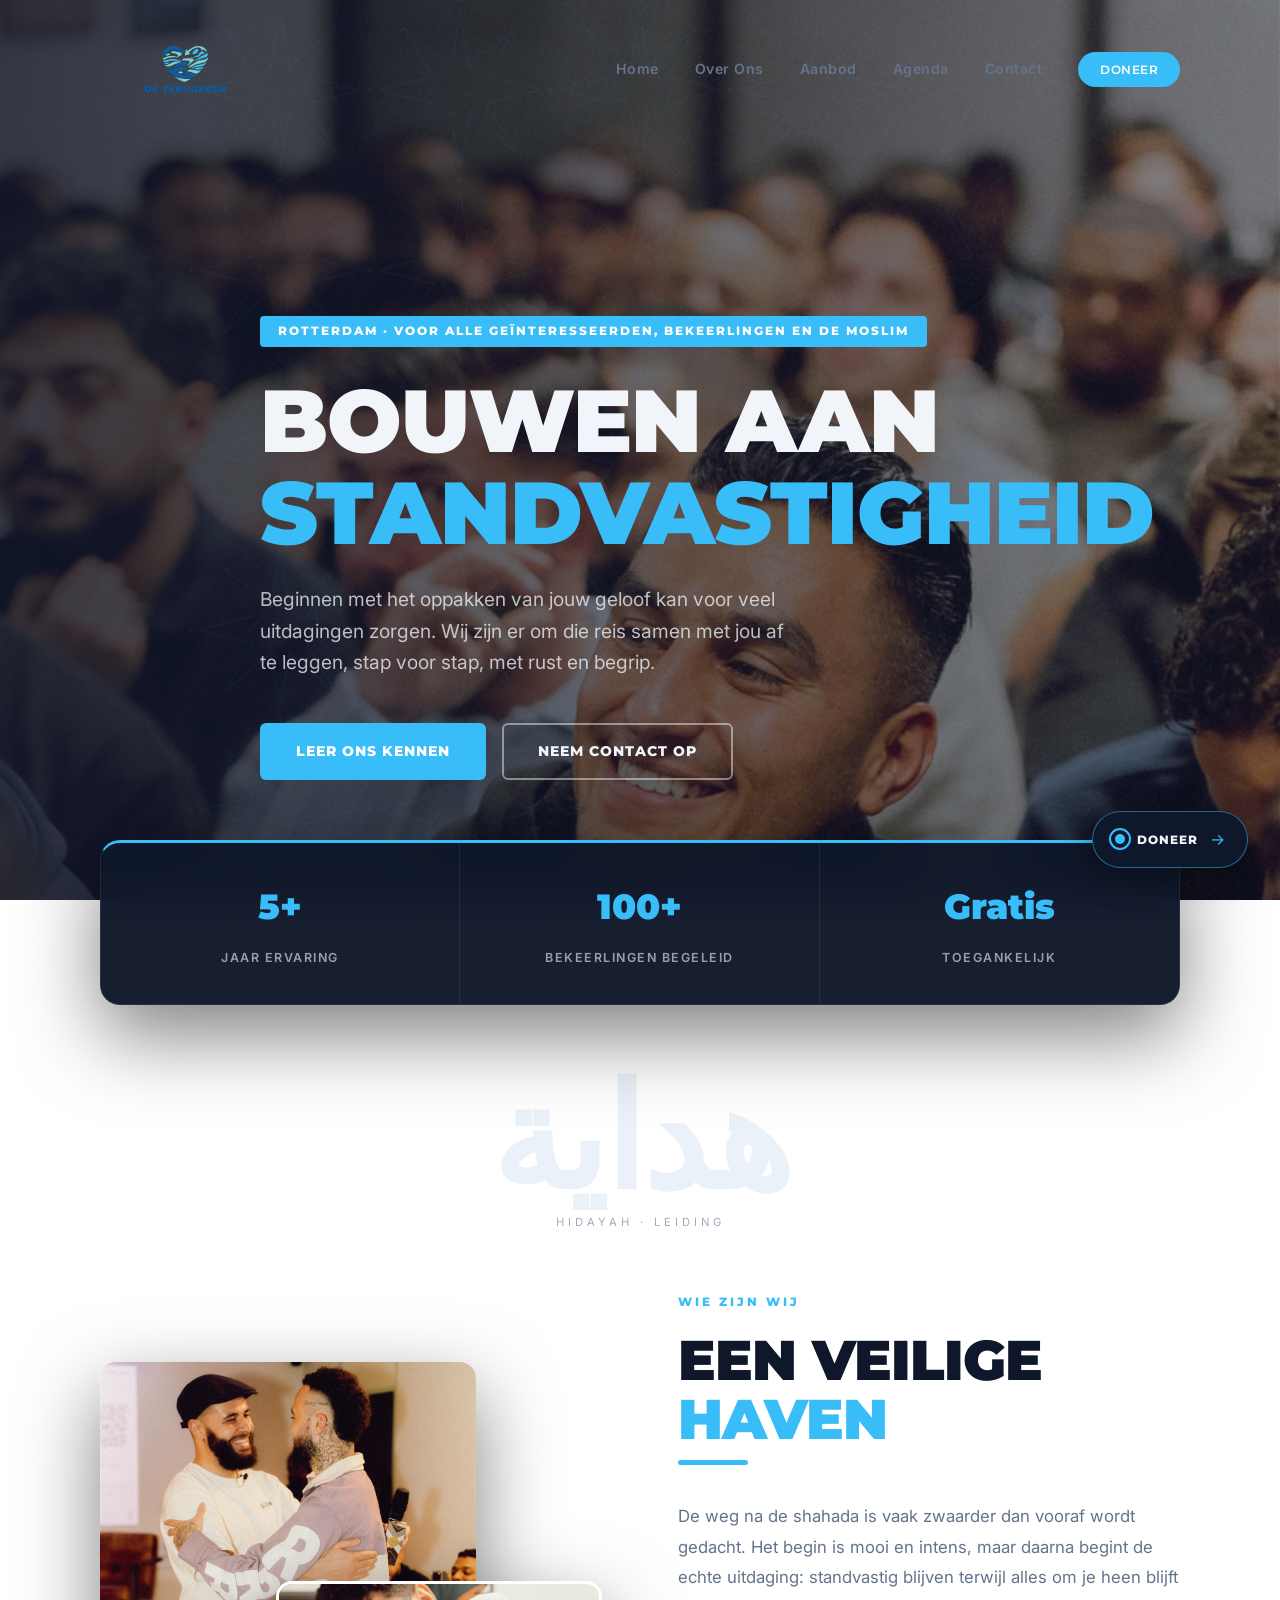
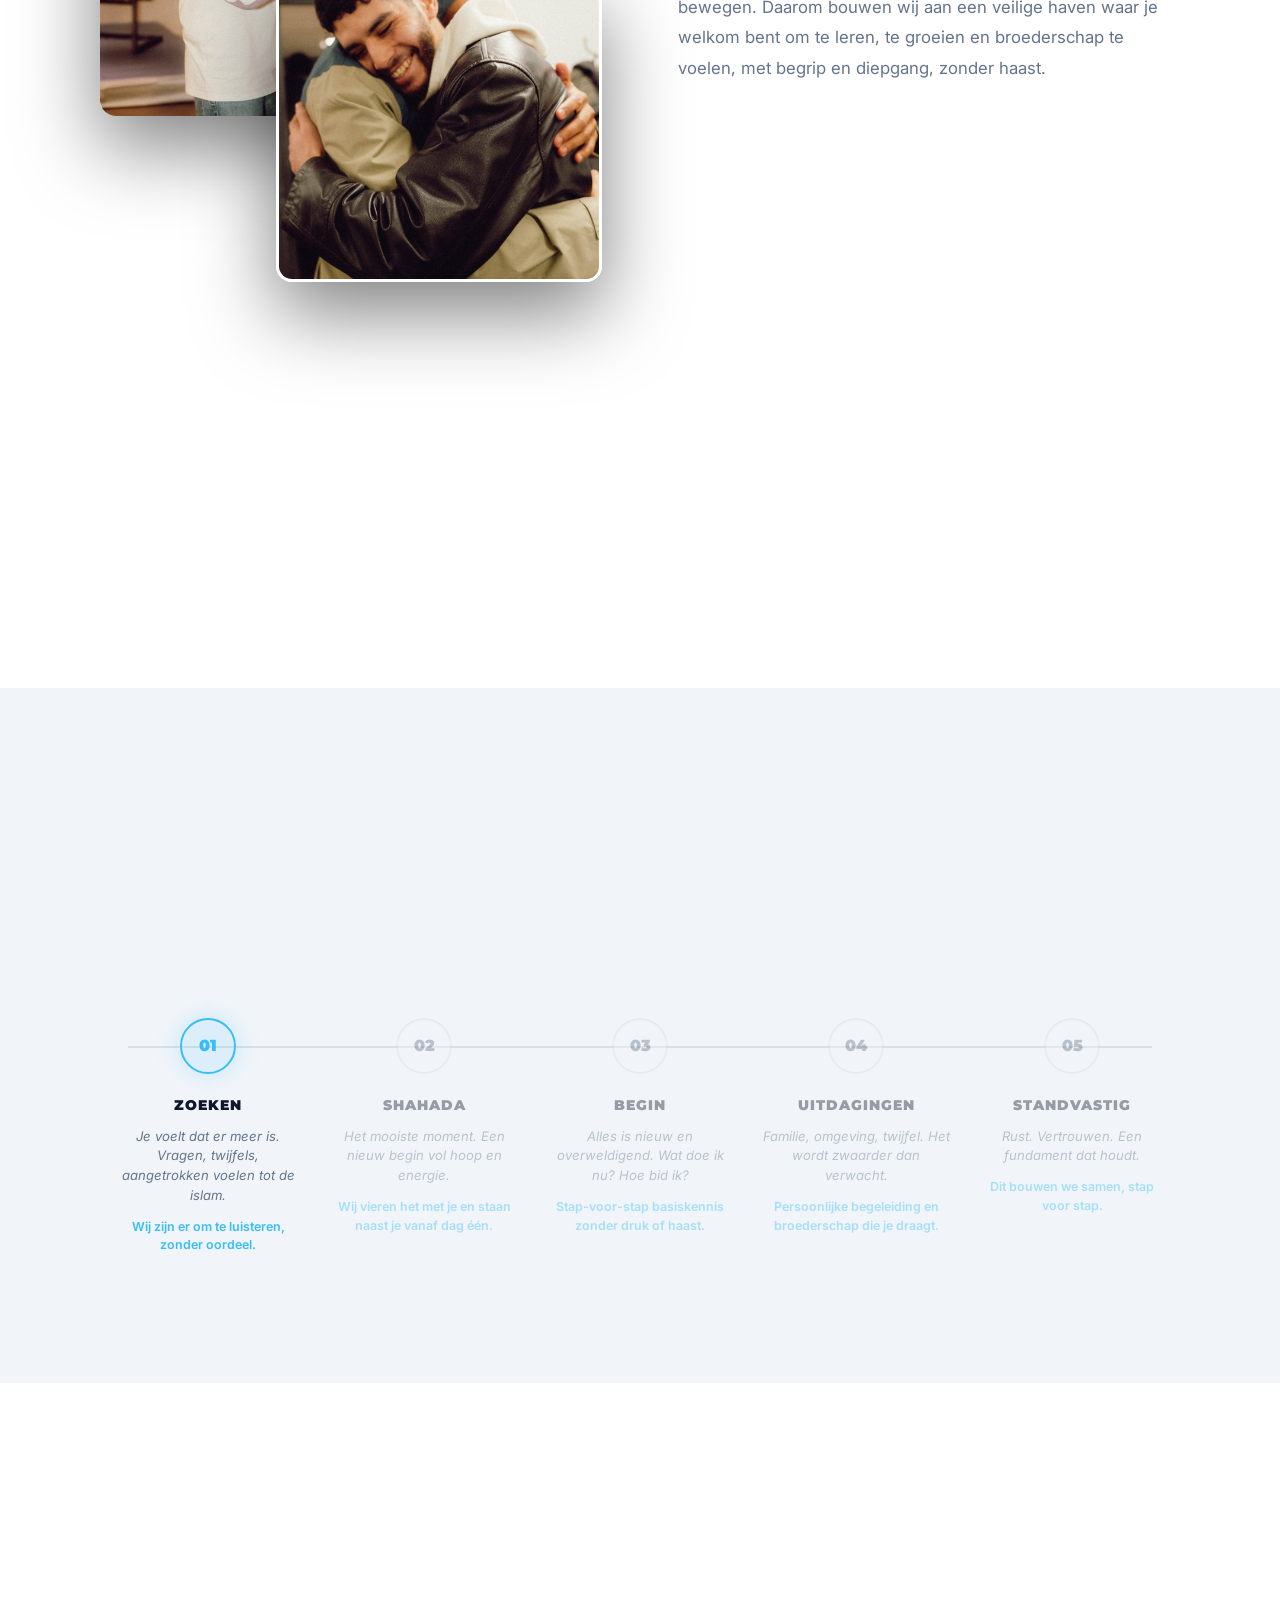
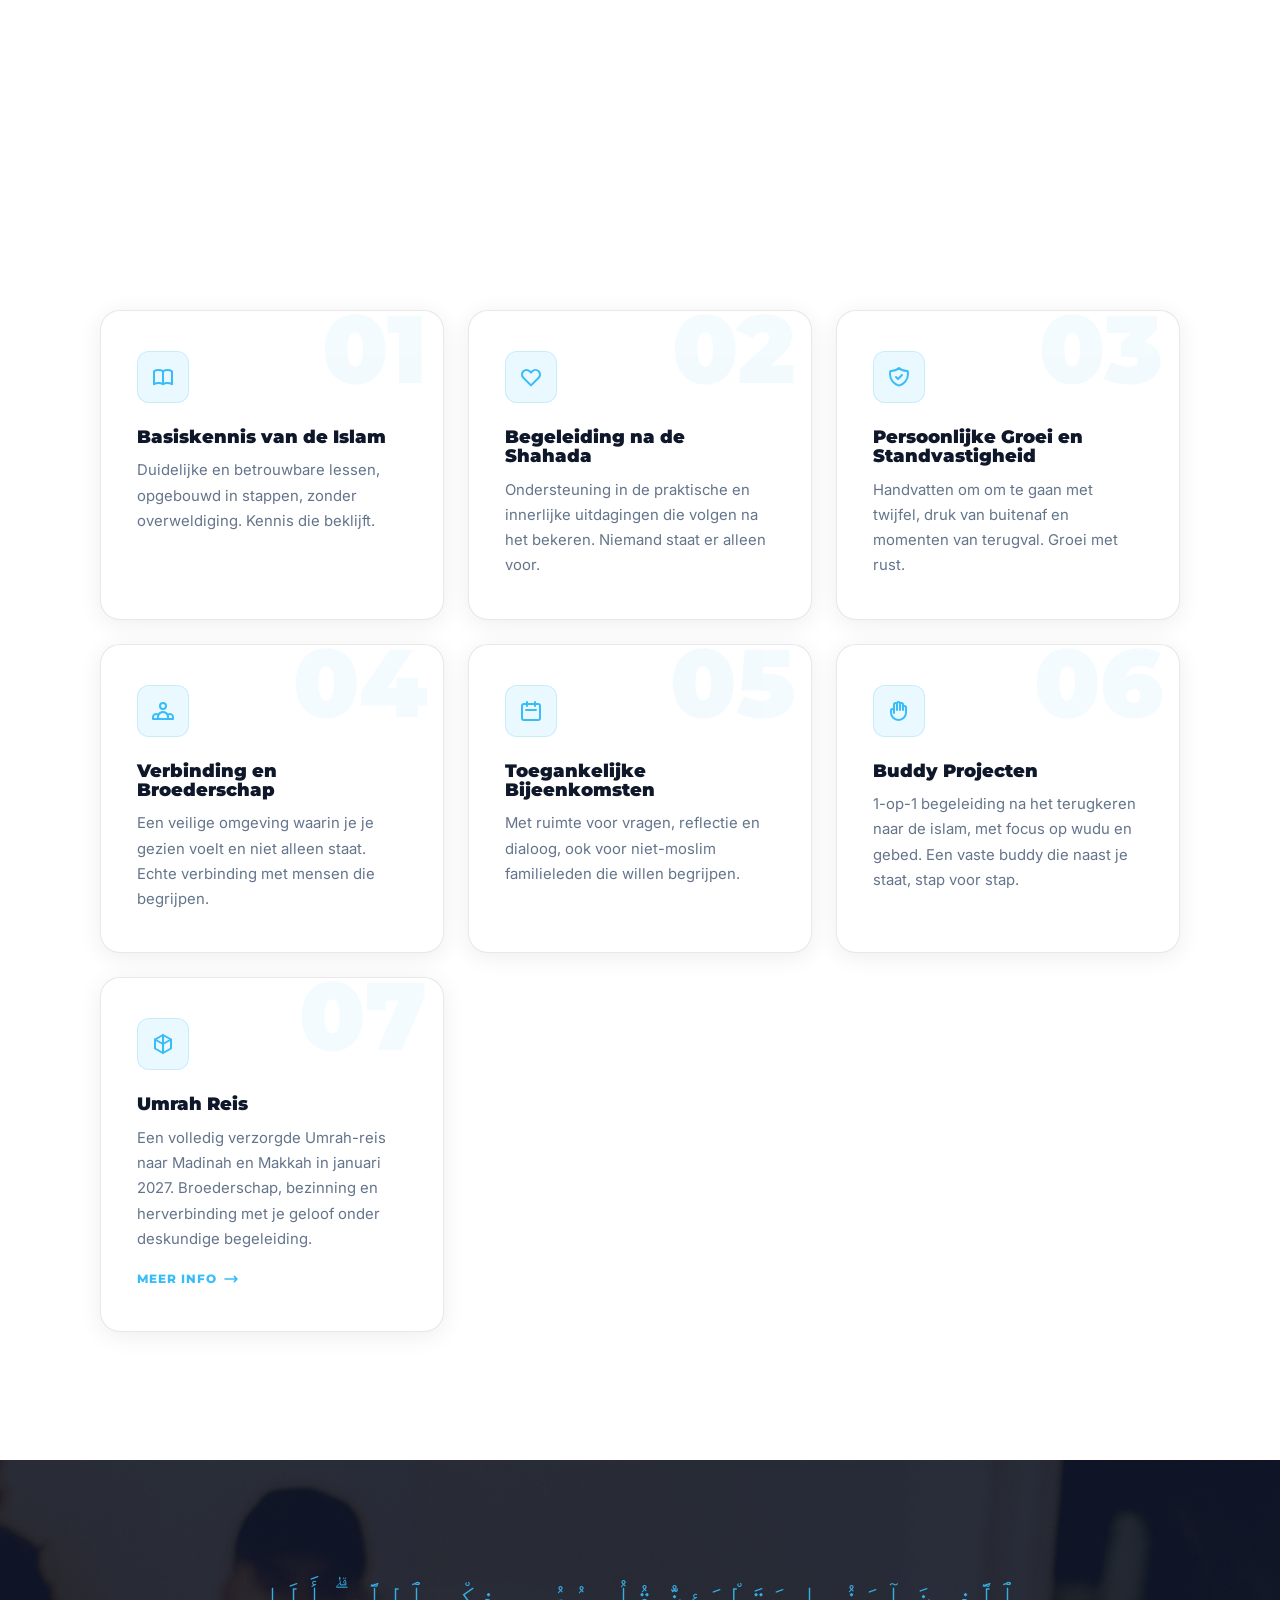
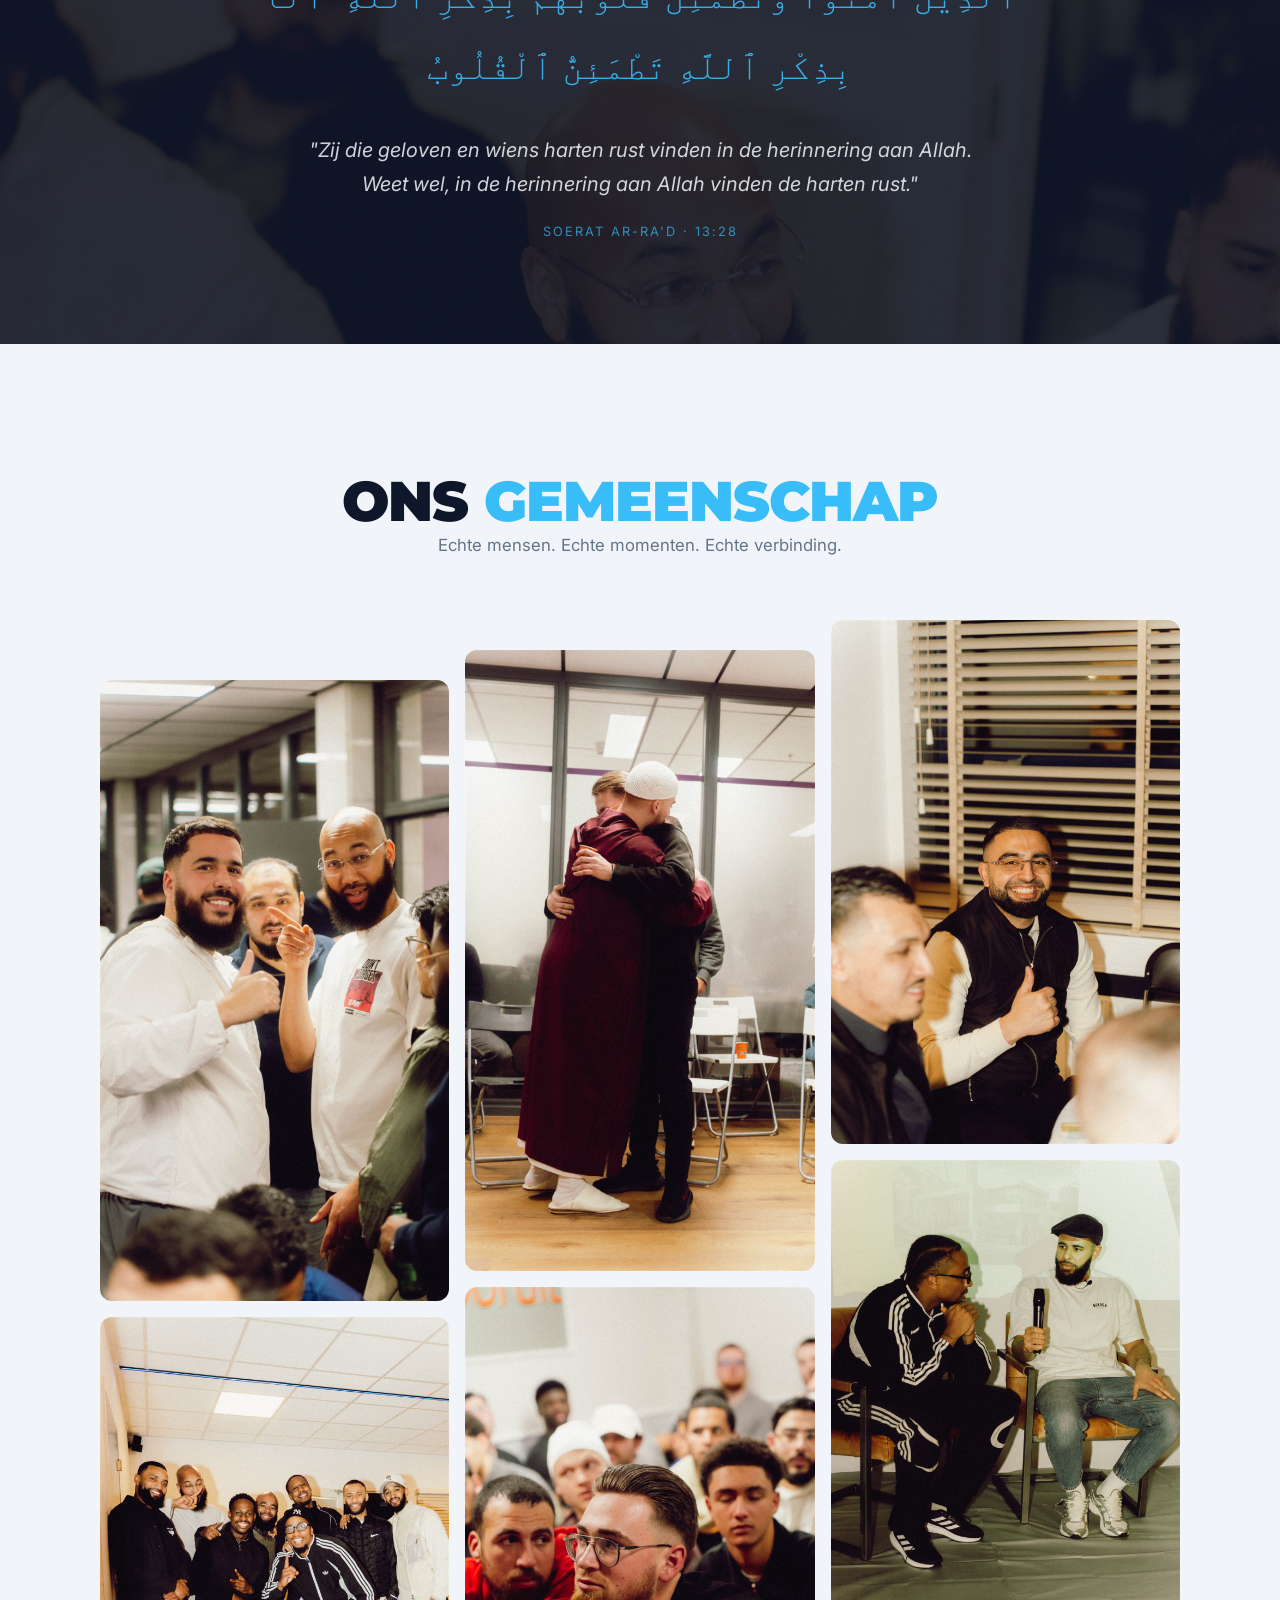
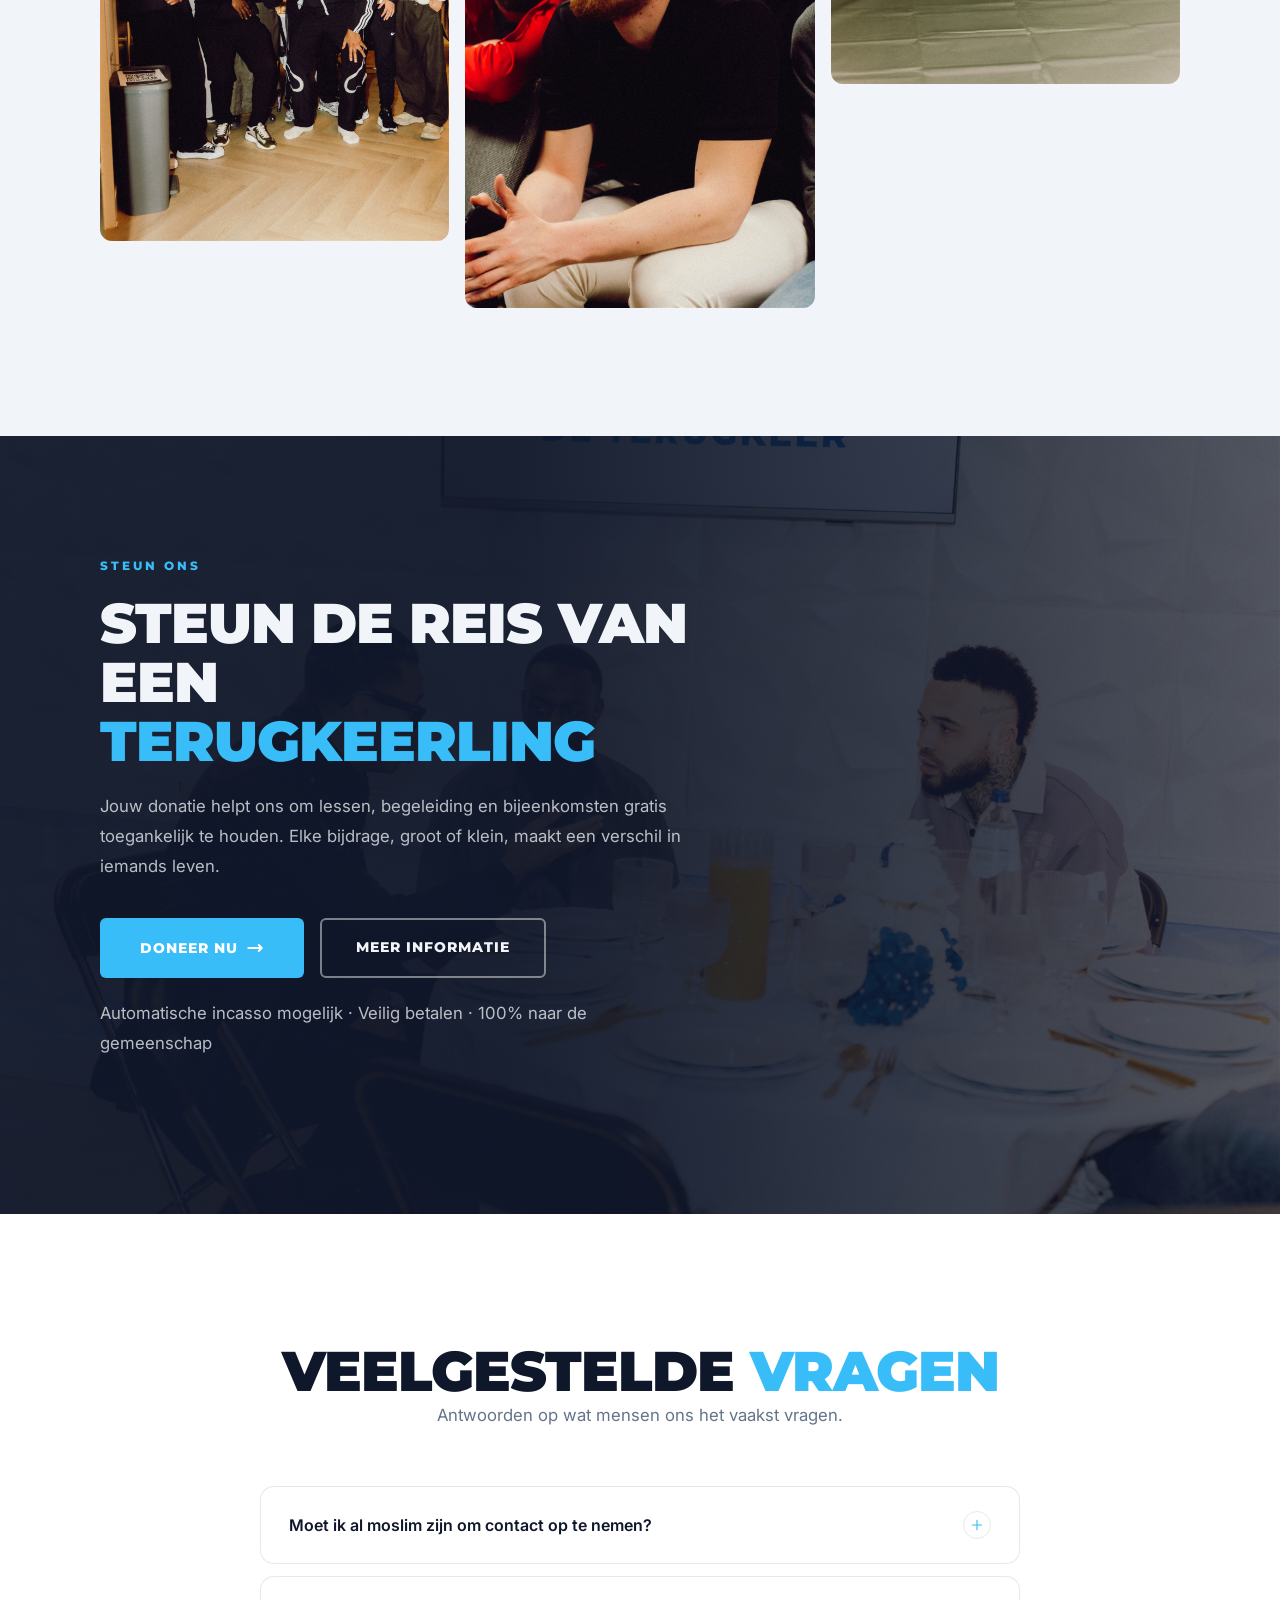
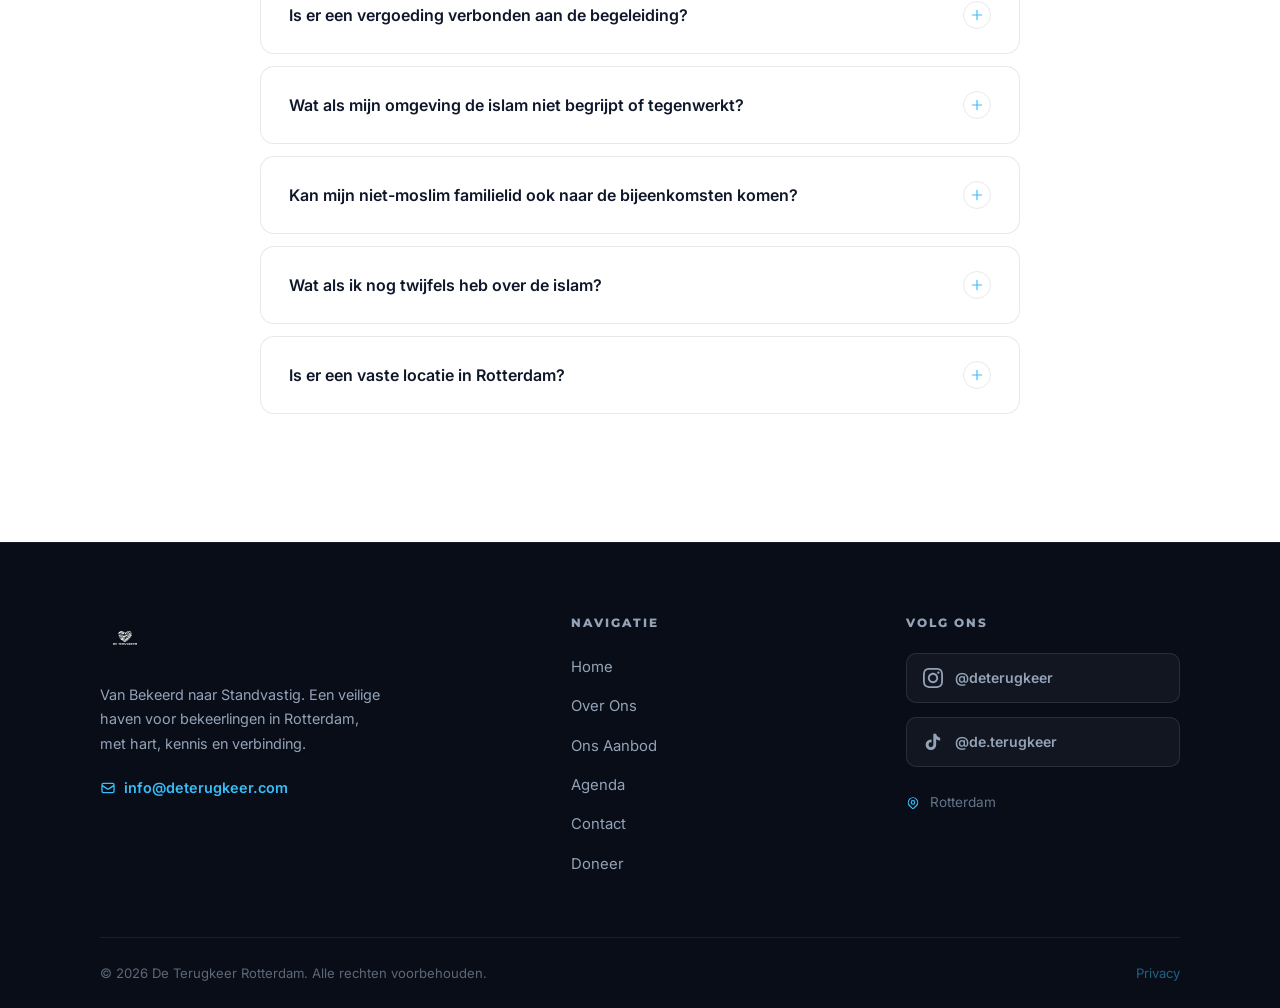
<file: index.html>
<!DOCTYPE html>
<html lang="nl">
<head>
  <meta charset="UTF-8">
  <meta name="viewport" content="width=device-width, initial-scale=1.0">
  <title>De Terugkeer | Van Bekeerd naar Standvastig</title>
  <meta name="description" content="Een veilige haven voor bekeerlingen in Rotterdam. Begeleiding, lessen en broederschap na de Shahada.">
  <link rel="stylesheet" href="style.css">
</head>
<body>

<!-- ══════════════════════════════════════
     NAVIGATION
══════════════════════════════════════ -->
<nav class="main-nav">
  <div class="container nav-inner">
    <a href="index.html" class="nav-logo">
      <img src="logo_transparent.svg" alt="De Terugkeer Logo">
    </a>
    <ul class="nav-links">
      <li><a href="index.html">Home</a></li>
      <li><a href="over-ons.html">Over Ons</a></li>
      <li><a href="#aanbod">Aanbod</a></li>
      <li><a href="events.html">Agenda</a></li>
      <li><a href="contact.html">Contact</a></li>
      <li><a href="#doneer" class="nav-cta">Doneer</a></li>
    </ul>
    <button class="hamburger" aria-label="Menu openen">
      <span></span><span></span><span></span>
    </button>
  </div>
</nav>

<!-- Mobile Navigation -->
<div class="mobile-nav" aria-hidden="true">
  <a href="index.html">Home</a>
  <a href="over-ons.html">Over Ons</a>
  <a href="#aanbod">Aanbod</a>
  <a href="events.html">Agenda</a>
  <a href="contact.html">Contact</a>
  <a href="#doneer" class="mobile-cta">Doneer</a>
</div>

<!-- ══════════════════════════════════════
     HERO
══════════════════════════════════════ -->
<section class="hero">
  <!-- Real photo: packed community event: shows scale -->
  <div class="hero-bg"></div>
  <div class="hero-overlay"></div>

  <!-- Animated Islamic geometric SVG pattern -->
  <svg class="hero-geo" viewBox="0 0 400 400" xmlns="http://www.w3.org/2000/svg" aria-hidden="true">
    <defs>
      <pattern id="geo-star" x="0" y="0" width="80" height="80" patternUnits="userSpaceOnUse">
        <!-- 8-pointed star -->
        <path d="M40 5 L44 30 L65 12 L52 34 L76 40 L52 46 L65 68 L44 50 L40 75 L36 50 L15 68 L28 46 L4 40 L28 34 L15 12 L36 30 Z"
              fill="none" stroke="#38bdf8" stroke-width="0.6"/>
        <!-- Inner square rotated -->
        <rect x="30" y="30" width="20" height="20" transform="rotate(45 40 40)"
              fill="none" stroke="#38bdf8" stroke-width="0.4"/>
        <!-- Corner dots -->
        <circle cx="40" cy="0" r="1.2" fill="#38bdf8"/>
        <circle cx="80" cy="40" r="1.2" fill="#38bdf8"/>
        <circle cx="40" cy="80" r="1.2" fill="#38bdf8"/>
        <circle cx="0" cy="40" r="1.2" fill="#38bdf8"/>
      </pattern>
    </defs>
    <rect width="100%" height="100%" fill="url(#geo-star)"/>
  </svg>

  <div class="container">
    <div class="hero-content">
      <span class="hero-tag reveal">Rotterdam · voor alle geïnteresseerden, bekeerlingen en de moslim</span>
      <h1 class="reveal reveal-delay-1">Bouwen aan<br><span>Standvastigheid</span></h1>
      <p class="hero-subtitle reveal reveal-delay-2">
        Beginnen met het oppakken van jouw geloof kan voor veel uitdagingen zorgen. Wij zijn er om die reis samen met jou af te leggen, stap voor stap, met rust en begrip.
      </p>
      <div class="hero-btns reveal reveal-delay-3">
        <a href="#over-ons" class="btn-primary">Leer Ons Kennen</a>
        <a href="contact.html" class="btn-outline">Neem Contact Op</a>
      </div>
    </div>
  </div>
</section>

<!-- ── Impact Bar ── -->
<div class="impact-bar">
  <div class="container">
    <div class="impact-bar-inner reveal">
      <!-- PLACEHOLDER: Replace stats with real numbers from client -->
      <div class="impact-item">
        <span class="impact-num">5+</span>
        <span class="impact-label">Jaar Ervaring</span>
      </div>
      <div class="impact-item">
        <span class="impact-num">100+</span>
        <span class="impact-label">Bekeerlingen Begeleid</span>
      </div>
      <div class="impact-item">
        <span class="impact-num">Gratis</span>
        <span class="impact-label">Toegankelijk</span>
      </div>
    </div>
  </div>
</div>

<!-- ══════════════════════════════════════
     ARABIC DIVIDER: هداية (Hidayah)
══════════════════════════════════════ -->
<div class="arabic-divider section-padding" style="padding-top: 60px; padding-bottom: 20px;">
  <span class="arabic-word" lang="ar" dir="rtl">هداية</span>
  <span class="arabic-translation">Hidayah · Leiding</span>
</div>

<!-- ══════════════════════════════════════
     OVER ONS
══════════════════════════════════════ -->
<section id="over-ons" class="over-ons section-padding" style="padding-top: 40px;">
  <div class="container">
    <div class="grid-2">
      <!-- Left: photo stack -->
      <div class="photo-stack reveal">
        <!-- Brotherhood photo: warm embrace, smiling -->
        <div class="photo-1">
          <img src="DSC07820.jpg" alt="Broederschap bij De Terugkeer" style="object-position: center 15%;">
        </div>
        <!-- Brotherhood embrace: joyful hug -->
        <div class="photo-2">
          <img src="DSC00348.jpg" alt="Warme verbinding bij De Terugkeer">
        </div>
      </div>

      <!-- Right: teaser text -->
      <div>
        <p class="section-label reveal">Wie Zijn Wij</p>
        <h2 class="reveal reveal-delay-1">Een Veilige<br><span style="color: var(--accent)">Haven</span></h2>
        <div class="title-line reveal reveal-delay-1"></div>
        <p class="reveal reveal-delay-2">
          De weg na de shahada is vaak zwaarder dan vooraf wordt gedacht. Het begin is mooi en intens, maar daarna begint de echte uitdaging: standvastig blijven terwijl alles om je heen blijft bewegen. Daarom bouwen wij aan een veilige haven waar je welkom bent om te leren, te groeien en broederschap te voelen, met begrip en diepgang, zonder haast.
        </p>
        <div class="pull-quote reveal reveal-delay-3">
          <p>"Standvastig blijven terwijl alles om je heen blijft bewegen. Daar zijn wij voor."</p>
        </div>
        <a href="over-ons.html" class="btn-primary reveal reveal-delay-4" style="margin-top: 32px;">
          Meer over ons
          <svg xmlns="http://www.w3.org/2000/svg" width="18" height="18" fill="none" viewBox="0 0 24 24" stroke="currentColor">
            <path stroke-linecap="round" stroke-linejoin="round" stroke-width="2.5" d="M17 8l4 4m0 0l-4 4m4-4H3"/>
          </svg>
        </a>
      </div>
    </div>
  </div>
</section>

<!-- ══════════════════════════════════════
     ARABIC DIVIDER: صبر (Sabr)
══════════════════════════════════════ -->
<div class="arabic-divider" style="padding: 20px 0;">
  <span class="arabic-word" lang="ar" dir="rtl">صبر</span>
  <span class="arabic-translation">Sabr · Geduld</span>
</div>

<!-- ══════════════════════════════════════
     DE REIS: Journey Timeline
══════════════════════════════════════ -->
<section id="de-reis" class="de-reis section-padding">
  <div class="container">
    <div class="section-header reveal">
      <h2>Jouw <span style="color: var(--accent)">Reis</span></h2>
      <p>Voor bekeerlingen én broeders die hun geloof willen oppakken. Elke weg is uniek, maar veel fasen herkennen we samen.</p>
    </div>

    <div class="journey-track">
      <div class="journey-line">
        <div class="journey-line-fill"></div>
      </div>

      <div class="journey-node active" data-index="0">
        <div class="node-circle">01</div>
        <div class="node-content">
          <div class="node-stage">Zoeken</div>
          <div class="node-feeling">Je voelt dat er meer is. Vragen, twijfels, aangetrokken voelen tot de islam.</div>
          <div class="node-offer">Wij zijn er om te luisteren, zonder oordeel.</div>
        </div>
      </div>

      <div class="journey-node" data-index="1">
        <div class="node-circle">02</div>
        <div class="node-content">
          <div class="node-stage">Shahada</div>
          <div class="node-feeling">Het mooiste moment. Een nieuw begin vol hoop en energie.</div>
          <div class="node-offer">Wij vieren het met je en staan naast je vanaf dag één.</div>
        </div>
      </div>

      <div class="journey-node" data-index="2">
        <div class="node-circle">03</div>
        <div class="node-content">
          <div class="node-stage">Begin</div>
          <div class="node-feeling">Alles is nieuw en overweldigend. Wat doe ik nu? Hoe bid ik?</div>
          <div class="node-offer">Stap-voor-stap basiskennis zonder druk of haast.</div>
        </div>
      </div>

      <div class="journey-node" data-index="3">
        <div class="node-circle">04</div>
        <div class="node-content">
          <div class="node-stage">Uitdagingen</div>
          <div class="node-feeling">Familie, omgeving, twijfel. Het wordt zwaarder dan verwacht.</div>
          <div class="node-offer">Persoonlijke begeleiding en broederschap die je draagt.</div>
        </div>
      </div>

      <div class="journey-node" data-index="4">
        <div class="node-circle">05</div>
        <div class="node-content">
          <div class="node-stage">Standvastig</div>
          <div class="node-feeling">Rust. Vertrouwen. Een fundament dat houdt.</div>
          <div class="node-offer">Dit bouwen we samen, stap voor stap.</div>
        </div>
      </div>
    </div>
  </div>
</section>

<!-- ══════════════════════════════════════
     ARABIC DIVIDER: توكل (Tawakkul)
══════════════════════════════════════ -->
<div class="arabic-divider" style="padding: 20px 0;">
  <span class="arabic-word" lang="ar" dir="rtl">توكل</span>
  <span class="arabic-translation">Tawakkul · Vertrouwen</span>
</div>

<!-- ══════════════════════════════════════
     ONS AANBOD
══════════════════════════════════════ -->
<section id="aanbod" class="aanbod section-padding">
  <div class="container">
    <div class="section-header reveal">
      <h2>Ons <span style="color: var(--accent)">Aanbod</span></h2>
      <p>Wij begeleiden bekeerlingen in hun groei, niet door te duwen, maar door naast je te lopen.</p>
    </div>

    <div class="aanbod-grid">

      <div class="aanbod-card glass-card reveal">
        <span class="card-bg-num">01</span>
        <div class="card-icon-box">
          <!-- Book icon -->
          <svg xmlns="http://www.w3.org/2000/svg" fill="none" viewBox="0 0 24 24" stroke="currentColor">
            <path stroke-linecap="round" stroke-linejoin="round" stroke-width="2" d="M12 6.253v13m0-13C10.832 5.477 9.246 5 7.5 5S4.168 5.477 3 6.253v13C4.168 18.477 5.754 18 7.5 18s3.332.477 4.5 1.253m0-13C13.168 5.477 14.754 5 16.5 5c1.747 0 3.332.477 4.5 1.253v13C19.832 18.477 18.247 18 16.5 18c-1.746 0-3.332.477-4.5 1.253"/>
          </svg>
        </div>
        <h3>Basiskennis van de Islam</h3>
        <p>Duidelijke en betrouwbare lessen, opgebouwd in stappen, zonder overweldiging. Kennis die beklijft.</p>
      </div>

      <div class="aanbod-card glass-card reveal reveal-delay-1">
        <span class="card-bg-num">02</span>
        <div class="card-icon-box">
          <!-- Heart icon -->
          <svg xmlns="http://www.w3.org/2000/svg" fill="none" viewBox="0 0 24 24" stroke="currentColor">
            <path stroke-linecap="round" stroke-linejoin="round" stroke-width="2" d="M4.318 6.318a4.5 4.5 0 000 6.364L12 20.364l7.682-7.682a4.5 4.5 0 00-6.364-6.364L12 7.636l-1.318-1.318a4.5 4.5 0 00-6.364 0z"/>
          </svg>
        </div>
        <h3>Begeleiding na de Shahada</h3>
        <p>Ondersteuning in de praktische en innerlijke uitdagingen die volgen na het bekeren. Niemand staat er alleen voor.</p>
      </div>

      <div class="aanbod-card glass-card reveal reveal-delay-2">
        <span class="card-bg-num">03</span>
        <div class="card-icon-box">
          <!-- Shield icon -->
          <svg xmlns="http://www.w3.org/2000/svg" fill="none" viewBox="0 0 24 24" stroke="currentColor">
            <path stroke-linecap="round" stroke-linejoin="round" stroke-width="2" d="M9 12l2 2 4-4m5.618-4.016A11.955 11.955 0 0112 2.944a11.955 11.955 0 01-8.618 3.04A12.02 12.02 0 003 9c0 5.591 3.824 10.29 9 11.622 5.176-1.332 9-6.03 9-11.622 0-1.042-.133-2.052-.382-3.016z"/>
          </svg>
        </div>
        <h3>Persoonlijke Groei en Standvastigheid</h3>
        <p>Handvatten om om te gaan met twijfel, druk van buitenaf en momenten van terugval. Groei met rust.</p>
      </div>

      <div class="aanbod-card glass-card reveal reveal-delay-1">
        <span class="card-bg-num">04</span>
        <div class="card-icon-box">
          <!-- Users icon -->
          <svg xmlns="http://www.w3.org/2000/svg" fill="none" viewBox="0 0 24 24" stroke="currentColor">
            <path stroke-linecap="round" stroke-linejoin="round" stroke-width="2" d="M17 20h5v-2a3 3 0 00-5.356-1.857M17 20H7m10 0v-2c0-.656-.126-1.283-.356-1.857M7 20H2v-2a3 3 0 015.356-1.857M7 20v-2c0-.656.126-1.283.356-1.857m0 0a5.002 5.002 0 019.288 0M15 7a3 3 0 11-6 0 3 3 0 016 0z"/>
          </svg>
        </div>
        <h3>Verbinding en Broederschap</h3>
        <p>Een veilige omgeving waarin je je gezien voelt en niet alleen staat. Echte verbinding met mensen die begrijpen.</p>
      </div>

      <div class="aanbod-card glass-card reveal reveal-delay-2">
        <span class="card-bg-num">05</span>
        <div class="card-icon-box">
          <!-- Calendar icon -->
          <svg xmlns="http://www.w3.org/2000/svg" fill="none" viewBox="0 0 24 24" stroke="currentColor">
            <path stroke-linecap="round" stroke-linejoin="round" stroke-width="2" d="M8 7V3m8 4V3m-9 8h10M5 21h14a2 2 0 002-2V7a2 2 0 00-2-2H5a2 2 0 00-2 2v12a2 2 0 002 2z"/>
          </svg>
        </div>
        <h3>Toegankelijke Bijeenkomsten</h3>
        <p>Met ruimte voor vragen, reflectie en dialoog, ook voor niet-moslim familieleden die willen begrijpen.</p>
      </div>

      <div class="aanbod-card glass-card reveal">
        <span class="card-bg-num">06</span>
        <div class="card-icon-box">
          <!-- Hand / support icon -->
          <svg xmlns="http://www.w3.org/2000/svg" fill="none" viewBox="0 0 24 24" stroke="currentColor">
            <path stroke-linecap="round" stroke-linejoin="round" stroke-width="2" d="M7 11.5V14m0-2.5v-6a1.5 1.5 0 013 0m-3 6a1.5 1.5 0 00-3 0v2a7.5 7.5 0 0015 0v-5a1.5 1.5 0 00-3 0m-6-3V11m0-5.5v-1a1.5 1.5 0 013 0v1m0 0V11m0-5.5a1.5 1.5 0 013 0v3m0 0V11"/>
          </svg>
        </div>
        <h3>Buddy Projecten</h3>
        <p>1-op-1 begeleiding na het terugkeren naar de islam, met focus op wudu en gebed. Een vaste buddy die naast je staat, stap voor stap.</p>
      </div>

      <div class="aanbod-card glass-card reveal reveal-delay-1">
        <span class="card-bg-num">07</span>
        <div class="card-icon-box">
          <!-- Kaaba / travel icon -->
          <svg xmlns="http://www.w3.org/2000/svg" fill="none" viewBox="0 0 24 24" stroke="currentColor">
            <path stroke-linecap="round" stroke-linejoin="round" stroke-width="2" d="M12 3l8 4.5v9L12 21l-8-4.5v-9L12 3z"/>
            <path stroke-linecap="round" stroke-linejoin="round" stroke-width="2" d="M12 3v18M4 7.5l8 4.5 8-4.5"/>
          </svg>
        </div>
        <h3>Umrah Reis</h3>
        <p>Een volledig verzorgde Umrah-reis naar Madinah en Makkah in januari 2027. Broederschap, bezinning en herverbinding met je geloof onder deskundige begeleiding.</p>
        <a href="events.html" class="card-link" style="display: inline-flex; align-items: center; gap: 6px; margin-top: 16px; font-family: var(--font-display); font-weight: 800; font-size: 0.78rem; text-transform: uppercase; letter-spacing: 1px; color: var(--accent);">
          Meer info
          <svg xmlns="http://www.w3.org/2000/svg" width="16" height="16" fill="none" viewBox="0 0 24 24" stroke="currentColor">
            <path stroke-linecap="round" stroke-linejoin="round" stroke-width="2.5" d="M17 8l4 4m0 0l-4 4m4-4H3"/>
          </svg>
        </a>
      </div>

    </div>
  </div>
</section>

<!-- ══════════════════════════════════════
     QURANIC VERSE SECTION
══════════════════════════════════════ -->
<section class="verse-section">
  <!-- Background: projected Quranic verse slide from a real event -->
  <div class="verse-bg"></div>
  <div class="verse-overlay"></div>
  <div class="container">
    <div class="verse-content reveal">
      <p class="verse-arabic" lang="ar" dir="rtl">
        ٱلَّذِينَ آمَنُوا وَتَطْمَئِنُّ قُلُوبُهُم بِذِكْرِ ٱللَّهِ ۗ أَلَا بِذِكْرِ ٱللَّهِ تَطْمَئِنُّ ٱلْقُلُوبُ
      </p>
      <p class="verse-dutch">
        "Zij die geloven en wiens harten rust vinden in de herinnering aan Allah.<br>
        Weet wel, in de herinnering aan Allah vinden de harten rust."
      </p>
      <span class="verse-source">Soerat Ar-Ra'd · 13:28</span>
    </div>
  </div>
</section>

<!-- ══════════════════════════════════════
     PHOTO GRID
══════════════════════════════════════ -->
<section class="photo-grid-section section-padding">
  <div class="container">
    <div class="section-header reveal" style="margin-bottom: 50px;">
      <h2>Ons <span style="color: var(--accent)">Gemeenschap</span></h2>
      <p>Echte mensen. Echte momenten. Echte verbinding.</p>
    </div>

    <!-- 3-column masonry with parallax -->
    <div class="photo-masonry">
      <!-- Column 1 -->
      <div class="masonry-col">
        <div class="masonry-item">
          <img src="DSC00628.jpg" alt="Drie broeders samen bij De Terugkeer bijeenkomst">
          <div class="photo-overlay"></div>
        </div>
        <div class="masonry-item">
          <img src="DSC08113.jpg" alt="De gemeenschap van De Terugkeer samen">
          <div class="photo-overlay"></div>
        </div>
      </div>
      <!-- Column 2 -->
      <div class="masonry-col">
        <div class="masonry-item">
          <img src="DSC01054.jpg" alt="Diverse broeders samen bij De Terugkeer">
          <div class="photo-overlay"></div>
        </div>
        <div class="masonry-item">
          <img src="DSC00585.jpg" alt="Diverse gemeenschap bij een bijeenkomst van De Terugkeer">
          <div class="photo-overlay"></div>
        </div>
      </div>
      <!-- Column 3 -->
      <div class="masonry-col">
        <div class="masonry-item">
          <img src="DSC07716.jpg" alt="Deelnemer met een brede glimlach bij De Terugkeer">
          <div class="photo-overlay"></div>
        </div>
        <div class="masonry-item">
          <img src="DSC07864.jpg" alt="Persoonlijk gesprek tijdens een panel bij De Terugkeer">
          <div class="photo-overlay"></div>
        </div>
      </div>
    </div>
  </div>
</section>

<!-- ══════════════════════════════════════
     DONATION CTA
══════════════════════════════════════ -->
<section id="doneer" class="doneer-section">
  <!-- Background: golden tea tray: warm, generous atmosphere -->
  <div class="doneer-bg"></div>
  <div class="doneer-overlay"></div>
  <div class="container">
    <div class="doneer-content reveal">
      <p class="section-label">Steun Ons</p>
      <h2>Steun De Reis Van Een <span style="color: var(--accent)">Terugkeerling</span></h2>
      <p>
        Jouw donatie helpt ons om lessen, begeleiding en bijeenkomsten gratis toegankelijk te houden. Elke bijdrage, groot of klein, maakt een verschil in iemands leven.
      </p>
      <div style="display: flex; gap: 16px; flex-wrap: wrap;">
        <a href="https://www.ing.nl/de-ing/payreq?trxid=1KdJJM2NzfZwxwlDOXarHCMTmtaudp1K&amp;flow-step=payment-request" target="_blank" rel="noopener noreferrer" class="btn-primary" style="font-size: 0.9rem; padding: 18px 40px;">
          Doneer Nu
          <svg xmlns="http://www.w3.org/2000/svg" width="18" height="18" fill="none" viewBox="0 0 24 24" stroke="currentColor">
            <path stroke-linecap="round" stroke-linejoin="round" stroke-width="2.5" d="M17 8l4 4m0 0l-4 4m4-4H3"/>
          </svg>
        </a>
        <a href="contact.html" class="btn-outline">Meer Informatie</a>
      </div>
      <p class="doneer-note">Automatische incasso mogelijk · Veilig betalen · 100% naar de gemeenschap</p>
    </div>
  </div>
</section>

<!-- ══════════════════════════════════════
     FAQ ACCORDION
══════════════════════════════════════ -->
<section class="faq-section section-padding">
  <div class="container">
    <div class="section-header reveal">
      <h2>Veelgestelde <span style="color: var(--accent)">Vragen</span></h2>
      <p>Antwoorden op wat mensen ons het vaakst vragen.</p>
    </div>

    <div class="faq-list">

      <div class="faq-item reveal">
        <button class="faq-question">
          <span>Moet ik al moslim zijn om contact op te nemen?</span>
          <div class="faq-icon">
            <svg xmlns="http://www.w3.org/2000/svg" fill="none" viewBox="0 0 24 24" stroke="currentColor">
              <path stroke-linecap="round" stroke-linejoin="round" stroke-width="2" d="M12 4v16m8-8H4"/>
            </svg>
          </div>
        </button>
        <div class="faq-answer">
          <div class="faq-answer-inner">
            Nee, absoluut niet. Iedereen is welkom, of je nu aan het zoeken bent, net je Shahada hebt uitgesproken, of al langer moslim bent maar meer begeleiding zoekt. Ook niet-moslim familieleden zijn van harte welkom.
          </div>
        </div>
      </div>

      <div class="faq-item reveal reveal-delay-1">
        <button class="faq-question">
          <span>Is er een vergoeding verbonden aan de begeleiding?</span>
          <div class="faq-icon">
            <svg xmlns="http://www.w3.org/2000/svg" fill="none" viewBox="0 0 24 24" stroke="currentColor">
              <path stroke-linecap="round" stroke-linejoin="round" stroke-width="2" d="M12 4v16m8-8H4"/>
            </svg>
          </div>
        </button>
        <div class="faq-answer">
          <div class="faq-answer-inner">
            Onze begeleiding en bijeenkomsten zijn gratis toegankelijk. Wij geloven dat niemand achtergelaten mag worden vanwege financiële redenen. Wil je ons werk ondersteunen? Dat kan via een donatie.
          </div>
        </div>
      </div>

      <div class="faq-item reveal reveal-delay-1">
        <button class="faq-question">
          <span>Wat als mijn omgeving de islam niet begrijpt of tegenwerkt?</span>
          <div class="faq-icon">
            <svg xmlns="http://www.w3.org/2000/svg" fill="none" viewBox="0 0 24 24" stroke="currentColor">
              <path stroke-linecap="round" stroke-linejoin="round" stroke-width="2" d="M12 4v16m8-8H4"/>
            </svg>
          </div>
        </button>
        <div class="faq-answer">
          <div class="faq-answer-inner">
            Juist daarvoor zijn wij er. Het omgaan met druk van familie, vrienden of de samenleving is een van de grootste uitdagingen voor bekeerlingen. Wij bieden handvatten, begeleiding en een veilige ruimte om hierover te praten.
          </div>
        </div>
      </div>

      <div class="faq-item reveal reveal-delay-2">
        <button class="faq-question">
          <span>Kan mijn niet-moslim familielid ook naar de bijeenkomsten komen?</span>
          <div class="faq-icon">
            <svg xmlns="http://www.w3.org/2000/svg" fill="none" viewBox="0 0 24 24" stroke="currentColor">
              <path stroke-linecap="round" stroke-linejoin="round" stroke-width="2" d="M12 4v16m8-8H4"/>
            </svg>
          </div>
        </button>
        <div class="faq-answer">
          <div class="faq-answer-inner">
            Ja, familieleden zijn van harte welkom. Wij geloven dat begrip vanuit de omgeving essentieel is. Onze bijeenkomsten bieden ruimte voor vragen en dialoog, ook voor mensen die de islam beter willen begrijpen.
          </div>
        </div>
      </div>

      <div class="faq-item reveal reveal-delay-2">
        <button class="faq-question">
          <span>Wat als ik nog twijfels heb over de islam?</span>
          <div class="faq-icon">
            <svg xmlns="http://www.w3.org/2000/svg" fill="none" viewBox="0 0 24 24" stroke="currentColor">
              <path stroke-linecap="round" stroke-linejoin="round" stroke-width="2" d="M12 4v16m8-8H4"/>
            </svg>
          </div>
        </button>
        <div class="faq-answer">
          <div class="faq-answer-inner">
            Twijfel is menselijk en volkomen welkom bij ons. Een plek waar fouten mogen bestaan en vragen welkom zijn: dat is wat wij willen zijn. Je hoeft niet perfect te zijn om bij ons terecht te kunnen.
          </div>
        </div>
      </div>

      <div class="faq-item reveal reveal-delay-3">
        <button class="faq-question">
          <span>Is er een vaste locatie in Rotterdam?</span>
          <div class="faq-icon">
            <svg xmlns="http://www.w3.org/2000/svg" fill="none" viewBox="0 0 24 24" stroke="currentColor">
              <path stroke-linecap="round" stroke-linejoin="round" stroke-width="2" d="M12 4v16m8-8H4"/>
            </svg>
          </div>
        </button>
        <div class="faq-answer">
          <div class="faq-answer-inner">
            In shaa Allah openen wij binnenkort een vaste locatie in Rotterdam. Houd onze sociale media in de gaten voor updates, of schrijf je in voor onze nieuwsbrief via de agendapagina.
          </div>
        </div>
      </div>

    </div>
  </div>
</section>

<!-- ══════════════════════════════════════
     FOOTER
══════════════════════════════════════ -->
<footer class="main-footer">
  <div class="container">
    <div class="footer-grid">

      <div class="footer-brand">
        <img src="logo_transparent.svg" alt="De Terugkeer Logo">
        <p>Van Bekeerd naar Standvastig. Een veilige haven voor bekeerlingen in Rotterdam, met hart, kennis en verbinding.</p>
        <a href="mailto:info@deterugkeer.com" class="footer-email">
          <svg xmlns="http://www.w3.org/2000/svg" width="16" height="16" fill="none" viewBox="0 0 24 24" stroke="currentColor">
            <path stroke-linecap="round" stroke-linejoin="round" stroke-width="2" d="M3 8l7.89 5.26a2 2 0 002.22 0L21 8M5 19h14a2 2 0 002-2V7a2 2 0 00-2-2H5a2 2 0 00-2 2v10a2 2 0 002 2z"/>
          </svg>
          info@deterugkeer.com
        </a>
      </div>

      <div class="footer-col">
        <h4>Navigatie</h4>
        <ul>
          <li><a href="index.html">Home</a></li>
          <li><a href="over-ons.html">Over Ons</a></li>
          <li><a href="#aanbod">Ons Aanbod</a></li>
          <li><a href="events.html">Agenda</a></li>
          <li><a href="contact.html">Contact</a></li>
          <li><a href="https://www.ing.nl/de-ing/payreq?trxid=1KdJJM2NzfZwxwlDOXarHCMTmtaudp1K&amp;flow-step=payment-request" target="_blank" rel="noopener noreferrer">Doneer</a></li>
        </ul>
      </div>

      <div class="footer-col">
        <h4>Volg Ons</h4>
        <div class="social-links">
          <a href="https://www.instagram.com/deterugkeer?igsh=bmsycGRvMWJ2MHlh" class="social-link" aria-label="Instagram @deterugkeer" target="_blank" rel="noopener noreferrer">
            <svg xmlns="http://www.w3.org/2000/svg" viewBox="0 0 24 24" fill="currentColor">
              <path d="M12 2.163c3.204 0 3.584.012 4.85.07 3.252.148 4.771 1.691 4.919 4.919.058 1.265.069 1.645.069 4.849 0 3.205-.012 3.584-.069 4.849-.149 3.225-1.664 4.771-4.919 4.919-1.266.058-1.644.07-4.85.07-3.204 0-3.584-.012-4.849-.07-3.26-.149-4.771-1.699-4.919-4.92-.058-1.265-.07-1.644-.07-4.849 0-3.204.013-3.583.07-4.849.149-3.227 1.664-4.771 4.919-4.919 1.266-.057 1.645-.069 4.849-.069zm0-2.163c-3.259 0-3.667.014-4.947.072-4.358.2-6.78 2.618-6.98 6.98-.059 1.281-.073 1.689-.073 4.948 0 3.259.014 3.668.072 4.948.2 4.358 2.618 6.78 6.98 6.98 1.281.058 1.689.072 4.948.072 3.259 0 3.668-.014 4.948-.072 4.354-.2 6.782-2.618 6.979-6.98.059-1.28.073-1.689.073-4.948 0-3.259-.014-3.667-.072-4.947-.196-4.354-2.617-6.78-6.979-6.98-1.281-.059-1.69-.073-4.949-.073zm0 5.838c-3.403 0-6.162 2.759-6.162 6.162s2.759 6.163 6.162 6.163 6.162-2.759 6.162-6.163c0-3.403-2.759-6.162-6.162-6.162zm0 10.162c-2.209 0-4-1.79-4-4 0-2.209 1.791-4 4-4s4 1.791 4 4c0 2.21-1.791 4-4 4zm6.406-11.845c-.796 0-1.441.645-1.441 1.44s.645 1.44 1.441 1.44c.795 0 1.439-.645 1.439-1.44s-.644-1.44-1.439-1.44z"/>
            </svg>
            @deterugkeer
          </a>
          <a href="https://www.tiktok.com/@de.terugkeer" class="social-link" aria-label="TikTok @de.terugkeer" target="_blank" rel="noopener noreferrer">
            <svg xmlns="http://www.w3.org/2000/svg" viewBox="0 0 24 24" fill="currentColor">
              <path d="M19.59 6.69a4.83 4.83 0 01-3.77-4.25V2h-3.45v13.67a2.89 2.89 0 01-2.88 2.5 2.89 2.89 0 01-2.89-2.89 2.89 2.89 0 012.89-2.89c.28 0 .54.04.79.1V9.01a6.33 6.33 0 00-.79-.05 6.34 6.34 0 00-6.34 6.34 6.34 6.34 0 006.34 6.34 6.34 6.34 0 006.33-6.34V8.69a8.2 8.2 0 004.79 1.53V6.78a4.85 4.85 0 01-1.02-.09z"/>
            </svg>
            @de.terugkeer
          </a>
        </div>
        <div style="margin-top: 24px;">
          <p style="font-size: 0.85rem; margin-bottom: 6px;">
            <svg xmlns="http://www.w3.org/2000/svg" width="14" height="14" fill="none" viewBox="0 0 24 24" stroke="currentColor" style="display: inline; vertical-align: middle; margin-right: 6px; color: var(--accent);">
              <path stroke-linecap="round" stroke-linejoin="round" stroke-width="2" d="M17.657 16.657L13.414 20.9a1.998 1.998 0 01-2.827 0l-4.244-4.243a8 8 0 1111.314 0z"/>
              <path stroke-linecap="round" stroke-linejoin="round" stroke-width="2" d="M15 11a3 3 0 11-6 0 3 3 0 016 0z"/>
            </svg>
            Rotterdam
          </p>
        </div>
      </div>

    </div>

    <div class="footer-bottom">
      <p>&copy; 2026 De Terugkeer Rotterdam. Alle rechten voorbehouden.</p>
      <p><a href="#">Privacy</a></p>
    </div>
  </div>
</footer>

<!-- ══════════════════════════════════════
     STICKY DONATION CAPSULE
══════════════════════════════════════ -->
<a href="https://www.ing.nl/de-ing/payreq?trxid=1KdJJM2NzfZwxwlDOXarHCMTmtaudp1K&amp;flow-step=payment-request" target="_blank" rel="noopener noreferrer" class="donation-capsule" aria-label="Doneer aan De Terugkeer">
  <div class="capsule-pulse">
    <div class="capsule-dot"></div>
  </div>
  <span class="capsule-text">Doneer</span>
  <span class="capsule-arrow">→</span>
</a>

<script src="main.js"></script>
</body>
</html>
</file>
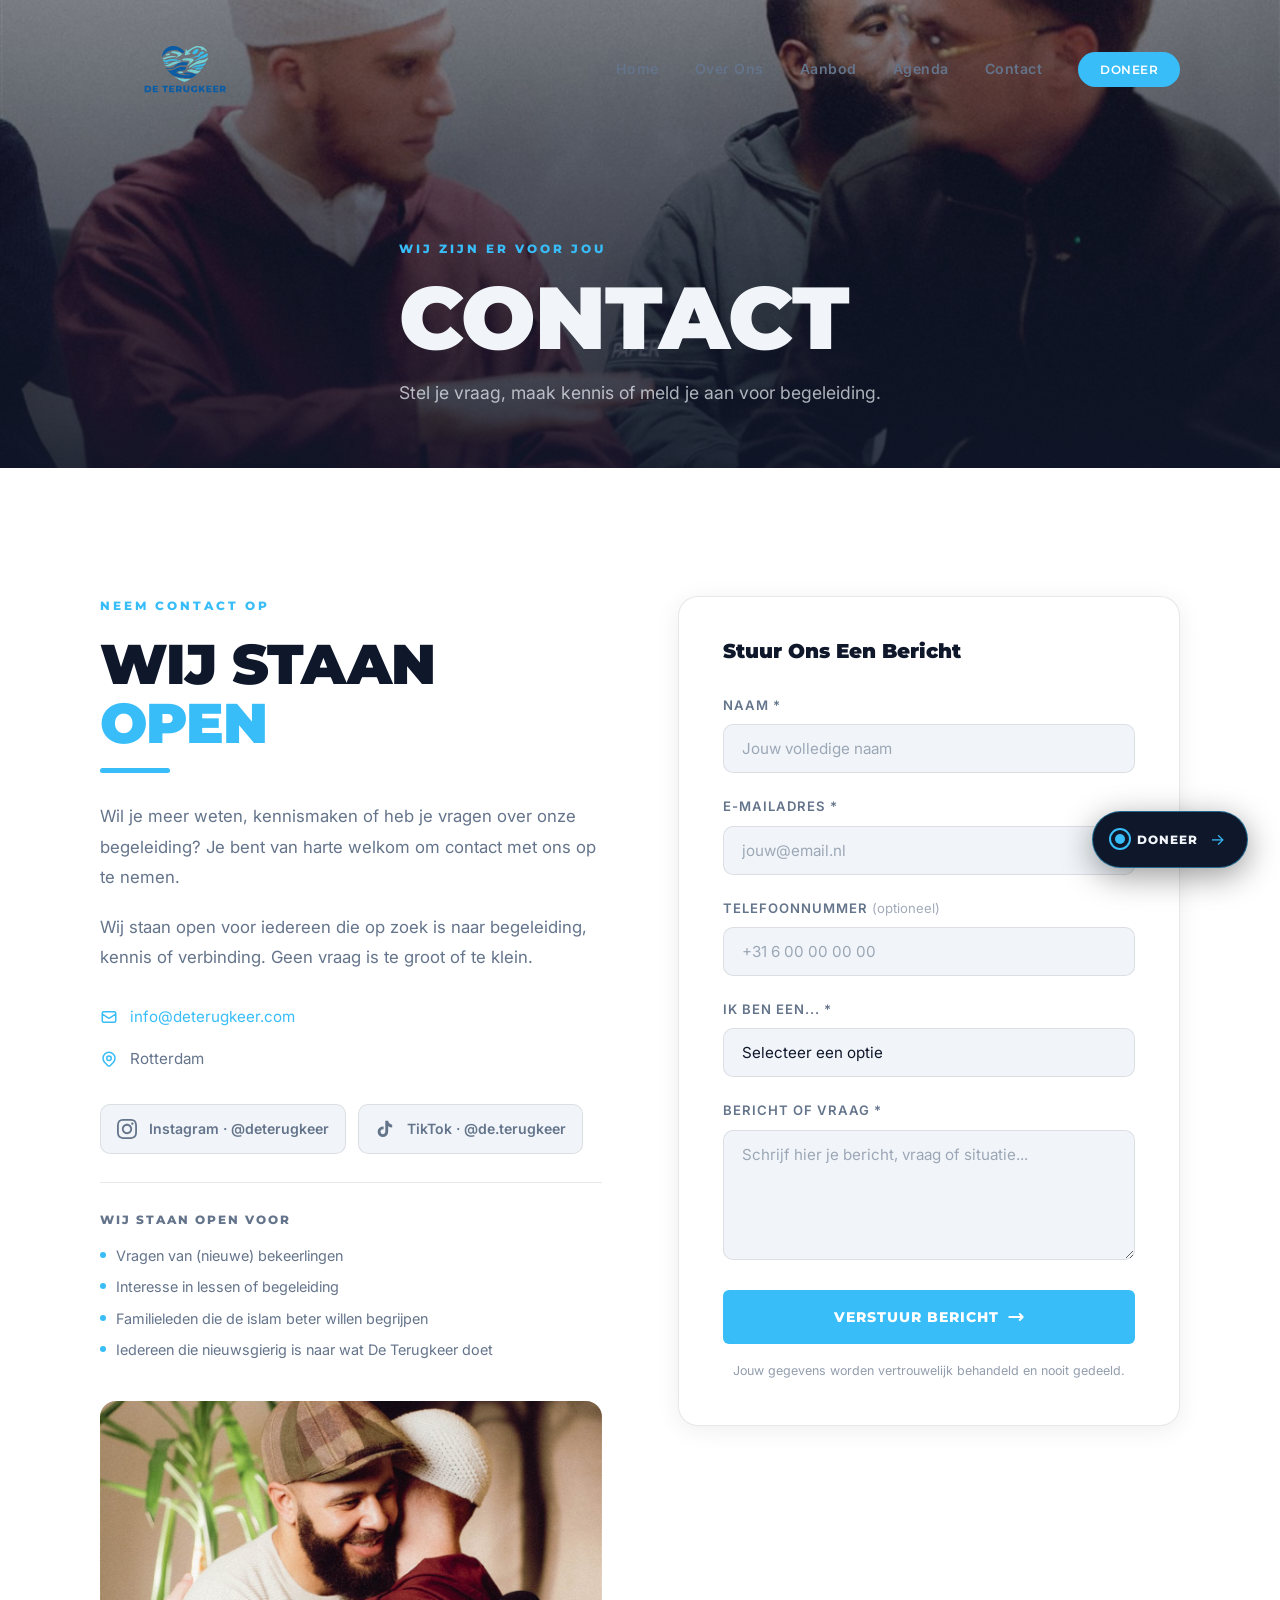
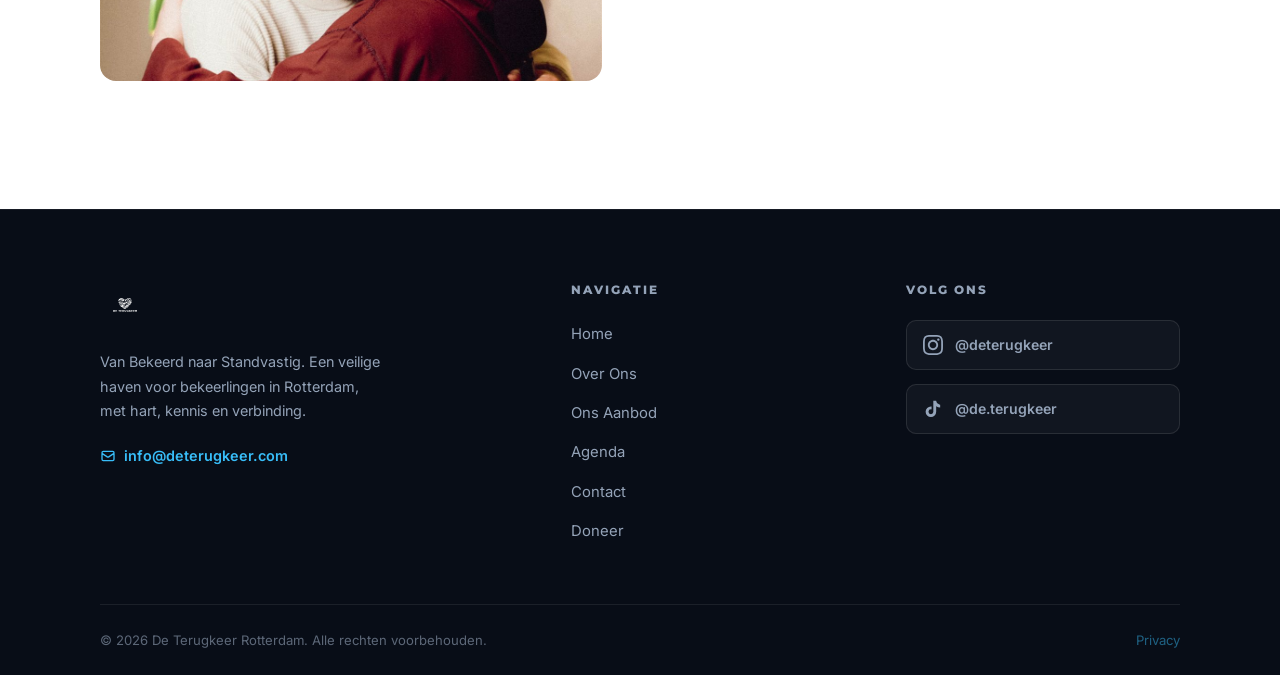
<file: contact.html>
<!DOCTYPE html>
<html lang="nl">
<head>
  <meta charset="UTF-8">
  <meta name="viewport" content="width=device-width, initial-scale=1.0">
  <title>Contact | De Terugkeer Rotterdam</title>
  <meta name="description" content="Neem contact op met De Terugkeer Rotterdam. Wij staan klaar voor vragen over begeleiding, lessen en bijeenkomsten.">
  <link rel="stylesheet" href="style.css">
</head>
<body>

<!-- ══════════════════════════════════════
     NAVIGATION
══════════════════════════════════════ -->
<nav class="main-nav scrolled">
  <div class="container nav-inner">
    <a href="index.html" class="nav-logo">
      <img src="logo_transparent.svg" alt="De Terugkeer Logo">
    </a>
    <ul class="nav-links">
      <li><a href="index.html">Home</a></li>
      <li><a href="over-ons.html">Over Ons</a></li>
      <li><a href="index.html#aanbod">Aanbod</a></li>
      <li><a href="events.html">Agenda</a></li>
      <li><a href="contact.html">Contact</a></li>
      <li><a href="https://www.ing.nl/de-ing/payreq?trxid=1KdJJM2NzfZwxwlDOXarHCMTmtaudp1K&amp;flow-step=payment-request" target="_blank" rel="noopener noreferrer" class="nav-cta">Doneer</a></li>
    </ul>
    <button class="hamburger" aria-label="Menu openen">
      <span></span><span></span><span></span>
    </button>
  </div>
</nav>

<!-- Mobile Navigation -->
<div class="mobile-nav" aria-hidden="true">
  <a href="index.html">Home</a>
  <a href="over-ons.html">Over Ons</a>
  <a href="index.html#aanbod">Aanbod</a>
  <a href="events.html">Agenda</a>
  <a href="contact.html">Contact</a>
  <a href="https://www.ing.nl/de-ing/payreq?trxid=1KdJJM2NzfZwxwlDOXarHCMTmtaudp1K&amp;flow-step=payment-request" target="_blank" rel="noopener noreferrer" class="mobile-cta">Doneer</a>
</div>

<!-- ══════════════════════════════════════
     PAGE HERO
══════════════════════════════════════ -->
<section class="page-hero">
  <!-- Background: intimate dinner conversation: personal, one-on-one feel -->
  <div class="page-hero-bg" style="background-image: url('DSC00996.jpg'); background-position: center 30%;"></div>
  <div class="page-hero-overlay"></div>
  <div class="container">
    <div class="page-hero-content reveal">
      <p class="page-label">Wij zijn er voor jou</p>
      <h1>Contact</h1>
      <p>Stel je vraag, maak kennis of meld je aan voor begeleiding.</p>
    </div>
  </div>
</section>

<!-- ══════════════════════════════════════
     CONTACT SECTION
══════════════════════════════════════ -->
<section class="contact-section section-padding">
  <div class="container">
    <div class="grid-2" style="align-items: start; gap: clamp(40px, 6vw, 80px);">

      <!-- Left: Contact Info -->
      <div class="contact-info">
        <p class="section-label reveal" style="font-family: var(--font-display); font-size: 0.72rem; font-weight: 800; text-transform: uppercase; letter-spacing: 3px; color: var(--accent); margin-bottom: 18px;">Neem Contact Op</p>
        <h2 class="reveal reveal-delay-1">Wij Staan<br><span style="color: var(--accent)">Open</span></h2>
        <div class="title-line reveal reveal-delay-1"></div>

        <p class="reveal reveal-delay-2">
          Wil je meer weten, kennismaken of heb je vragen over onze begeleiding? Je bent van harte welkom om contact met ons op te nemen.
        </p>
        <p class="reveal reveal-delay-2">
          Wij staan open voor iedereen die op zoek is naar begeleiding, kennis of verbinding. Geen vraag is te groot of te klein.
        </p>

        <!-- Contact details -->
        <div class="reveal reveal-delay-3" style="margin-top: 32px;">
          <div class="contact-detail">
            <svg xmlns="http://www.w3.org/2000/svg" fill="none" viewBox="0 0 24 24" stroke="currentColor">
              <path stroke-linecap="round" stroke-linejoin="round" stroke-width="2" d="M3 8l7.89 5.26a2 2 0 002.22 0L21 8M5 19h14a2 2 0 002-2V7a2 2 0 00-2-2H5a2 2 0 00-2 2v10a2 2 0 002 2z"/>
            </svg>
            <a href="mailto:info@deterugkeer.com">info@deterugkeer.com</a>
          </div>
          <div class="contact-detail">
            <svg xmlns="http://www.w3.org/2000/svg" fill="none" viewBox="0 0 24 24" stroke="currentColor">
              <path stroke-linecap="round" stroke-linejoin="round" stroke-width="2" d="M17.657 16.657L13.414 20.9a1.998 1.998 0 01-2.827 0l-4.244-4.243a8 8 0 1111.314 0z"/>
              <path stroke-linecap="round" stroke-linejoin="round" stroke-width="2" d="M15 11a3 3 0 11-6 0 3 3 0 016 0z"/>
            </svg>
            Rotterdam
          </div>
        </div>

        <!-- Social links -->
        <div class="contact-social-links reveal reveal-delay-3">
          <a href="https://www.instagram.com/deterugkeer?igsh=bmsycGRvMWJ2MHlh" class="social-link" aria-label="Instagram @deterugkeer" target="_blank" rel="noopener noreferrer">
            <svg xmlns="http://www.w3.org/2000/svg" viewBox="0 0 24 24" fill="currentColor">
              <path d="M12 2.163c3.204 0 3.584.012 4.85.07 3.252.148 4.771 1.691 4.919 4.919.058 1.265.069 1.645.069 4.849 0 3.205-.012 3.584-.069 4.849-.149 3.225-1.664 4.771-4.919 4.919-1.266.058-1.644.07-4.85.07-3.204 0-3.584-.012-4.849-.07-3.26-.149-4.771-1.699-4.919-4.92-.058-1.265-.07-1.644-.07-4.849 0-3.204.013-3.583.07-4.849.149-3.227 1.664-4.771 4.919-4.919 1.266-.057 1.645-.069 4.849-.069zm0-2.163c-3.259 0-3.667.014-4.947.072-4.358.2-6.78 2.618-6.98 6.98-.059 1.281-.073 1.689-.073 4.948 0 3.259.014 3.668.072 4.948.2 4.358 2.618 6.78 6.98 6.98 1.281.058 1.689.072 4.948.072 3.259 0 3.668-.014 4.948-.072 4.354-.2 6.782-2.618 6.979-6.98.059-1.28.073-1.689.073-4.948 0-3.259-.014-3.667-.072-4.947-.196-4.354-2.617-6.78-6.979-6.98-1.281-.059-1.69-.073-4.949-.073zm0 5.838c-3.403 0-6.162 2.759-6.162 6.162s2.759 6.163 6.162 6.163 6.162-2.759 6.162-6.163c0-3.403-2.759-6.162-6.162-6.162zm0 10.162c-2.209 0-4-1.79-4-4 0-2.209 1.791-4 4-4s4 1.791 4 4c0 2.21-1.791 4-4 4zm6.406-11.845c-.796 0-1.441.645-1.441 1.44s.645 1.44 1.441 1.44c.795 0 1.439-.645 1.439-1.44s-.644-1.44-1.439-1.44z"/>
            </svg>
            Instagram · @deterugkeer
          </a>
          <a href="https://www.tiktok.com/@de.terugkeer" class="social-link" aria-label="TikTok @de.terugkeer" target="_blank" rel="noopener noreferrer">
            <svg xmlns="http://www.w3.org/2000/svg" viewBox="0 0 24 24" fill="currentColor">
              <path d="M19.59 6.69a4.83 4.83 0 01-3.77-4.25V2h-3.45v13.67a2.89 2.89 0 01-2.88 2.5 2.89 2.89 0 01-2.89-2.89 2.89 2.89 0 012.89-2.89c.28 0 .54.04.79.1V9.01a6.33 6.33 0 00-.79-.05 6.34 6.34 0 00-6.34 6.34 6.34 6.34 0 006.34 6.34 6.34 6.34 0 006.33-6.34V8.69a8.2 8.2 0 004.79 1.53V6.78a4.85 4.85 0 01-1.02-.09z"/>
            </svg>
            TikTok · @de.terugkeer
          </a>
        </div>

        <!-- Open voor: list -->
        <div class="contact-open-list reveal reveal-delay-4">
          <h4>Wij staan open voor</h4>
          <ul>
            <li>Vragen van (nieuwe) bekeerlingen</li>
            <li>Interesse in lessen of begeleiding</li>
            <li>Familieleden die de islam beter willen begrijpen</li>
            <li>Iedereen die nieuwsgierig is naar wat De Terugkeer doet</li>
          </ul>
        </div>

        <!-- Reassurance photo -->
        <div class="reveal reveal-delay-4" style="margin-top: 40px; border-radius: 16px; overflow: hidden; max-height: 280px;">
          <img src="DSC00968.jpg" alt="Warme ontmoeting bij De Terugkeer" style="width: 100%; height: 280px; object-fit: cover; object-position: center 5%;">
        </div>
      </div>

      <!-- Right: Contact Form -->
      <div class="reveal reveal-delay-2">
        <div class="contact-form-card glass-card">
          <h3>Stuur Ons Een Bericht</h3>

          <form id="contact-form" action="https://formspree.io/f/mvzvwjze" method="POST" novalidate>

            <div class="form-group">
              <label for="naam">Naam <span aria-hidden="true">*</span></label>
              <input type="text" id="naam" name="naam" placeholder="Jouw volledige naam" required autocomplete="name">
              <span class="form-error" role="alert">Dit veld is verplicht.</span>
            </div>

            <div class="form-group">
              <label for="email">E-mailadres <span aria-hidden="true">*</span></label>
              <input type="email" id="email" name="email" placeholder="jouw@email.nl" required autocomplete="email">
              <span class="form-error" role="alert">Voer een geldig e-mailadres in.</span>
            </div>

            <div class="form-group">
              <label for="telefoon">Telefoonnummer <span class="optional">(optioneel)</span></label>
              <input type="tel" id="telefoon" name="telefoon" placeholder="+31 6 00 00 00 00" autocomplete="tel">
            </div>

            <div class="form-group">
              <label for="type">Ik ben een... <span aria-hidden="true">*</span></label>
              <select id="type" name="type" required>
                <option value="" disabled selected>Selecteer een optie</option>
                <option value="bekeerling">Bekeerling</option>
                <option value="geinteresseerde">Geïnteresseerde / Zoekende</option>
                <option value="familielid">Familielid van een bekeerling</option>
                <option value="anders">Anders</option>
              </select>
              <span class="form-error" role="alert">Maak een keuze.</span>
            </div>

            <div class="form-group">
              <label for="bericht">Bericht of vraag <span aria-hidden="true">*</span></label>
              <textarea id="bericht" name="bericht" rows="5" placeholder="Schrijf hier je bericht, vraag of situatie..." required></textarea>
              <span class="form-error" role="alert">Dit veld is verplicht.</span>
            </div>

            <button type="submit" class="btn-primary" style="width: 100%; justify-content: center; padding: 18px;">
              Verstuur Bericht
              <svg xmlns="http://www.w3.org/2000/svg" width="18" height="18" fill="none" viewBox="0 0 24 24" stroke="currentColor">
                <path stroke-linecap="round" stroke-linejoin="round" stroke-width="2.5" d="M17 8l4 4m0 0l-4 4m4-4H3"/>
              </svg>
            </button>

            <p style="font-size: 0.78rem; color: var(--text-muted); margin-top: 16px; text-align: center; opacity: 0.7;">
              Jouw gegevens worden vertrouwelijk behandeld en nooit gedeeld.
            </p>

          </form>

          <!-- Success state (shown after submission) -->
          <div class="form-success" role="status" aria-live="polite">
            <div class="success-icon">
              <svg xmlns="http://www.w3.org/2000/svg" fill="none" viewBox="0 0 24 24" stroke="currentColor">
                <path stroke-linecap="round" stroke-linejoin="round" stroke-width="2" d="M5 13l4 4L19 7"/>
              </svg>
            </div>
            <h3>Bedankt voor je bericht!</h3>
            <p>Wij nemen zo snel mogelijk contact met je op. JazakAllahu Khairan.</p>
          </div>

        </div>
      </div>

    </div>
  </div>
</section>

<!-- ══════════════════════════════════════
     FOOTER
══════════════════════════════════════ -->
<footer class="main-footer">
  <div class="container">
    <div class="footer-grid">

      <div class="footer-brand">
        <img src="logo_transparent.svg" alt="De Terugkeer Logo">
        <p>Van Bekeerd naar Standvastig. Een veilige haven voor bekeerlingen in Rotterdam, met hart, kennis en verbinding.</p>
        <a href="mailto:info@deterugkeer.com" class="footer-email">
          <svg xmlns="http://www.w3.org/2000/svg" width="16" height="16" fill="none" viewBox="0 0 24 24" stroke="currentColor">
            <path stroke-linecap="round" stroke-linejoin="round" stroke-width="2" d="M3 8l7.89 5.26a2 2 0 002.22 0L21 8M5 19h14a2 2 0 002-2V7a2 2 0 00-2-2H5a2 2 0 00-2 2v10a2 2 0 002 2z"/>
          </svg>
          info@deterugkeer.com
        </a>
      </div>

      <div class="footer-col">
        <h4>Navigatie</h4>
        <ul>
          <li><a href="index.html">Home</a></li>
          <li><a href="over-ons.html">Over Ons</a></li>
          <li><a href="index.html#aanbod">Ons Aanbod</a></li>
          <li><a href="events.html">Agenda</a></li>
          <li><a href="contact.html">Contact</a></li>
          <li><a href="https://www.ing.nl/de-ing/payreq?trxid=1KdJJM2NzfZwxwlDOXarHCMTmtaudp1K&amp;flow-step=payment-request" target="_blank" rel="noopener noreferrer">Doneer</a></li>
        </ul>
      </div>

      <div class="footer-col">
        <h4>Volg Ons</h4>
        <div class="social-links">
          <a href="https://www.instagram.com/deterugkeer?igsh=bmsycGRvMWJ2MHlh" class="social-link" aria-label="Instagram @deterugkeer" target="_blank" rel="noopener noreferrer">
            <svg xmlns="http://www.w3.org/2000/svg" viewBox="0 0 24 24" fill="currentColor">
              <path d="M12 2.163c3.204 0 3.584.012 4.85.07 3.252.148 4.771 1.691 4.919 4.919.058 1.265.069 1.645.069 4.849 0 3.205-.012 3.584-.069 4.849-.149 3.225-1.664 4.771-4.919 4.919-1.266.058-1.644.07-4.85.07-3.204 0-3.584-.012-4.849-.07-3.26-.149-4.771-1.699-4.919-4.92-.058-1.265-.07-1.644-.07-4.849 0-3.204.013-3.583.07-4.849.149-3.227 1.664-4.771 4.919-4.919 1.266-.057 1.645-.069 4.849-.069zm0-2.163c-3.259 0-3.667.014-4.947.072-4.358.2-6.78 2.618-6.98 6.98-.059 1.281-.073 1.689-.073 4.948 0 3.259.014 3.668.072 4.948.2 4.358 2.618 6.78 6.98 6.98 1.281.058 1.689.072 4.948.072 3.259 0 3.668-.014 4.948-.072 4.354-.2 6.782-2.618 6.979-6.98.059-1.28.073-1.689.073-4.948 0-3.259-.014-3.667-.072-4.947-.196-4.354-2.617-6.78-6.979-6.98-1.281-.059-1.69-.073-4.949-.073zm0 5.838c-3.403 0-6.162 2.759-6.162 6.162s2.759 6.163 6.162 6.163 6.162-2.759 6.162-6.163c0-3.403-2.759-6.162-6.162-6.162zm0 10.162c-2.209 0-4-1.79-4-4 0-2.209 1.791-4 4-4s4 1.791 4 4c0 2.21-1.791 4-4 4zm6.406-11.845c-.796 0-1.441.645-1.441 1.44s.645 1.44 1.441 1.44c.795 0 1.439-.645 1.439-1.44s-.644-1.44-1.439-1.44z"/>
            </svg>
            @deterugkeer
          </a>
          <a href="https://www.tiktok.com/@de.terugkeer" class="social-link" aria-label="TikTok @de.terugkeer" target="_blank" rel="noopener noreferrer">
            <svg xmlns="http://www.w3.org/2000/svg" viewBox="0 0 24 24" fill="currentColor">
              <path d="M19.59 6.69a4.83 4.83 0 01-3.77-4.25V2h-3.45v13.67a2.89 2.89 0 01-2.88 2.5 2.89 2.89 0 01-2.89-2.89 2.89 2.89 0 012.89-2.89c.28 0 .54.04.79.1V9.01a6.33 6.33 0 00-.79-.05 6.34 6.34 0 00-6.34 6.34 6.34 6.34 0 006.34 6.34 6.34 6.34 0 006.33-6.34V8.69a8.2 8.2 0 004.79 1.53V6.78a4.85 4.85 0 01-1.02-.09z"/>
            </svg>
            @de.terugkeer
          </a>
        </div>
      </div>

    </div>

    <div class="footer-bottom">
      <p>&copy; 2026 De Terugkeer Rotterdam. Alle rechten voorbehouden.</p>
      <p><a href="#">Privacy</a></p>
    </div>
  </div>
</footer>

<!-- Sticky Donation Capsule -->
<a href="https://www.ing.nl/de-ing/payreq?trxid=1KdJJM2NzfZwxwlDOXarHCMTmtaudp1K&amp;flow-step=payment-request" target="_blank" rel="noopener noreferrer" class="donation-capsule" aria-label="Doneer aan De Terugkeer">
  <div class="capsule-pulse">
    <div class="capsule-dot"></div>
  </div>
  <span class="capsule-text">Doneer</span>
  <span class="capsule-arrow">→</span>
</a>

<script src="main.js"></script>
</body>
</html>
</file>
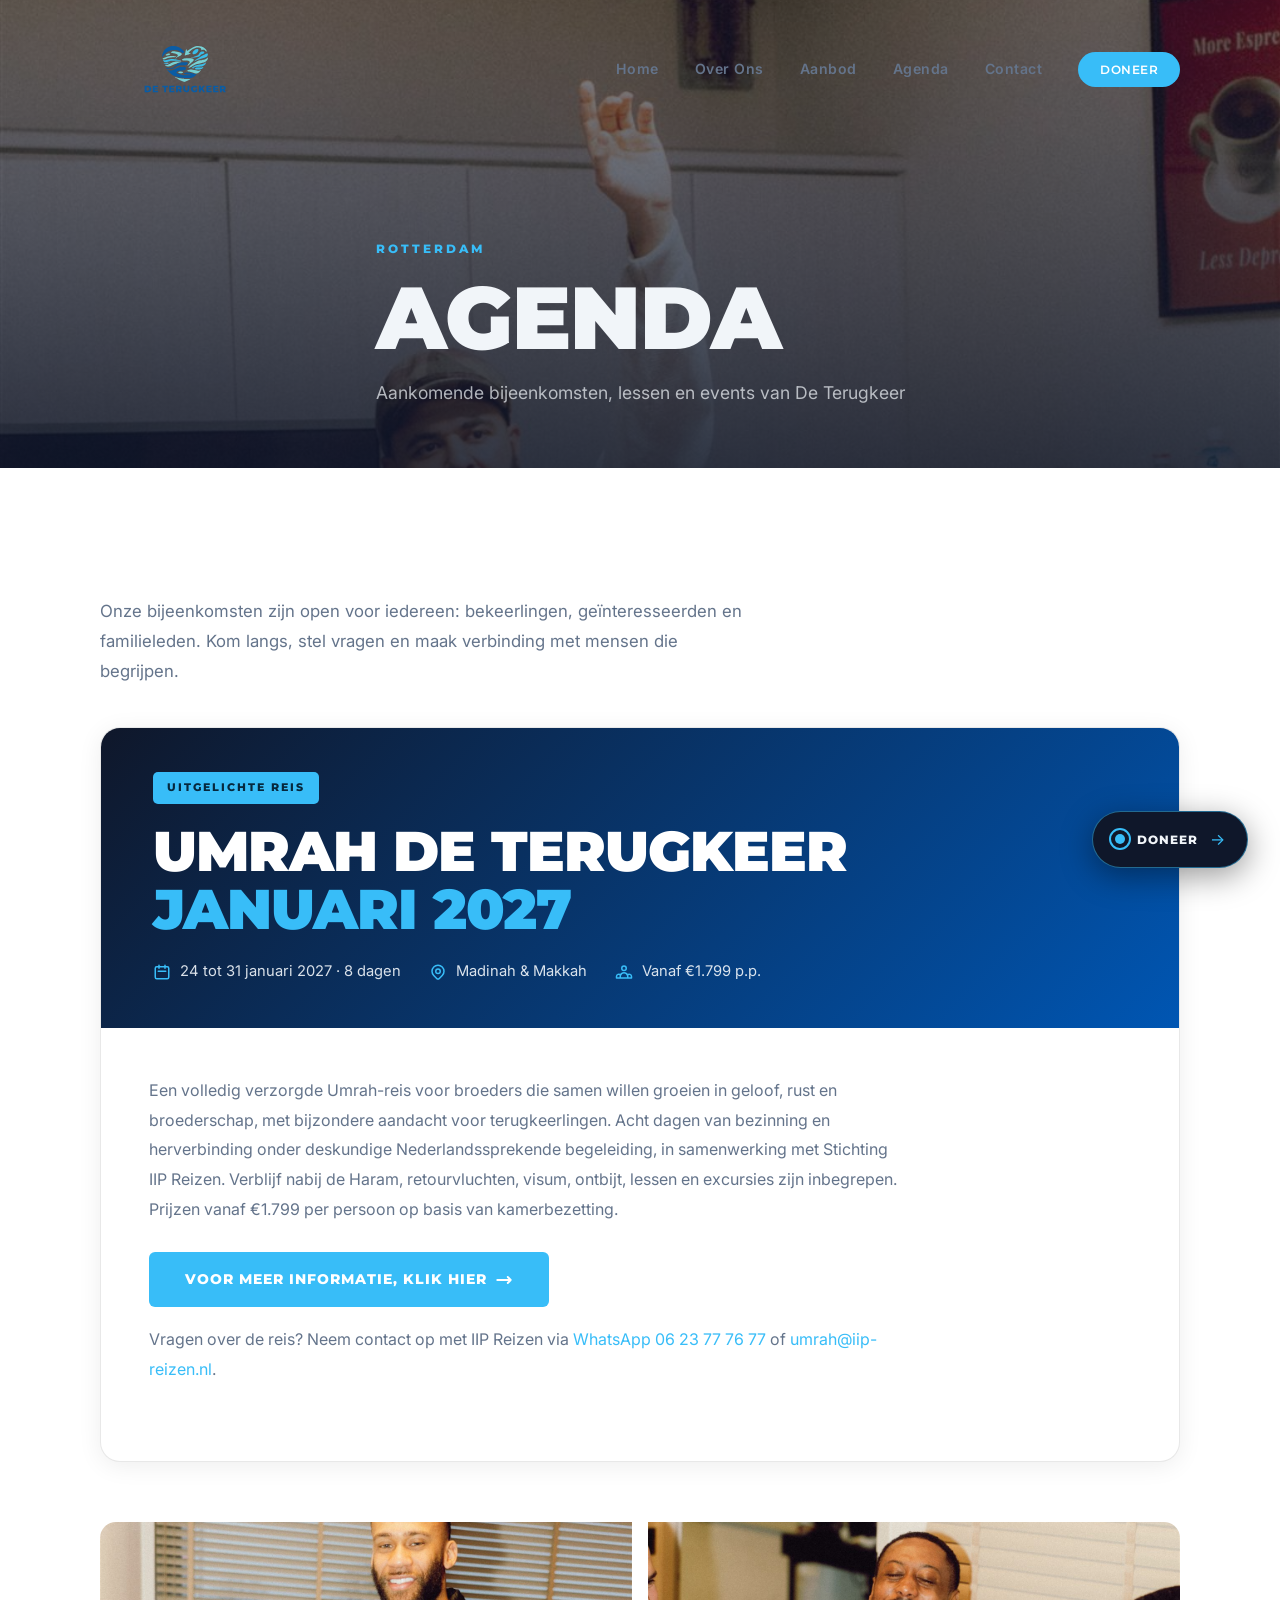
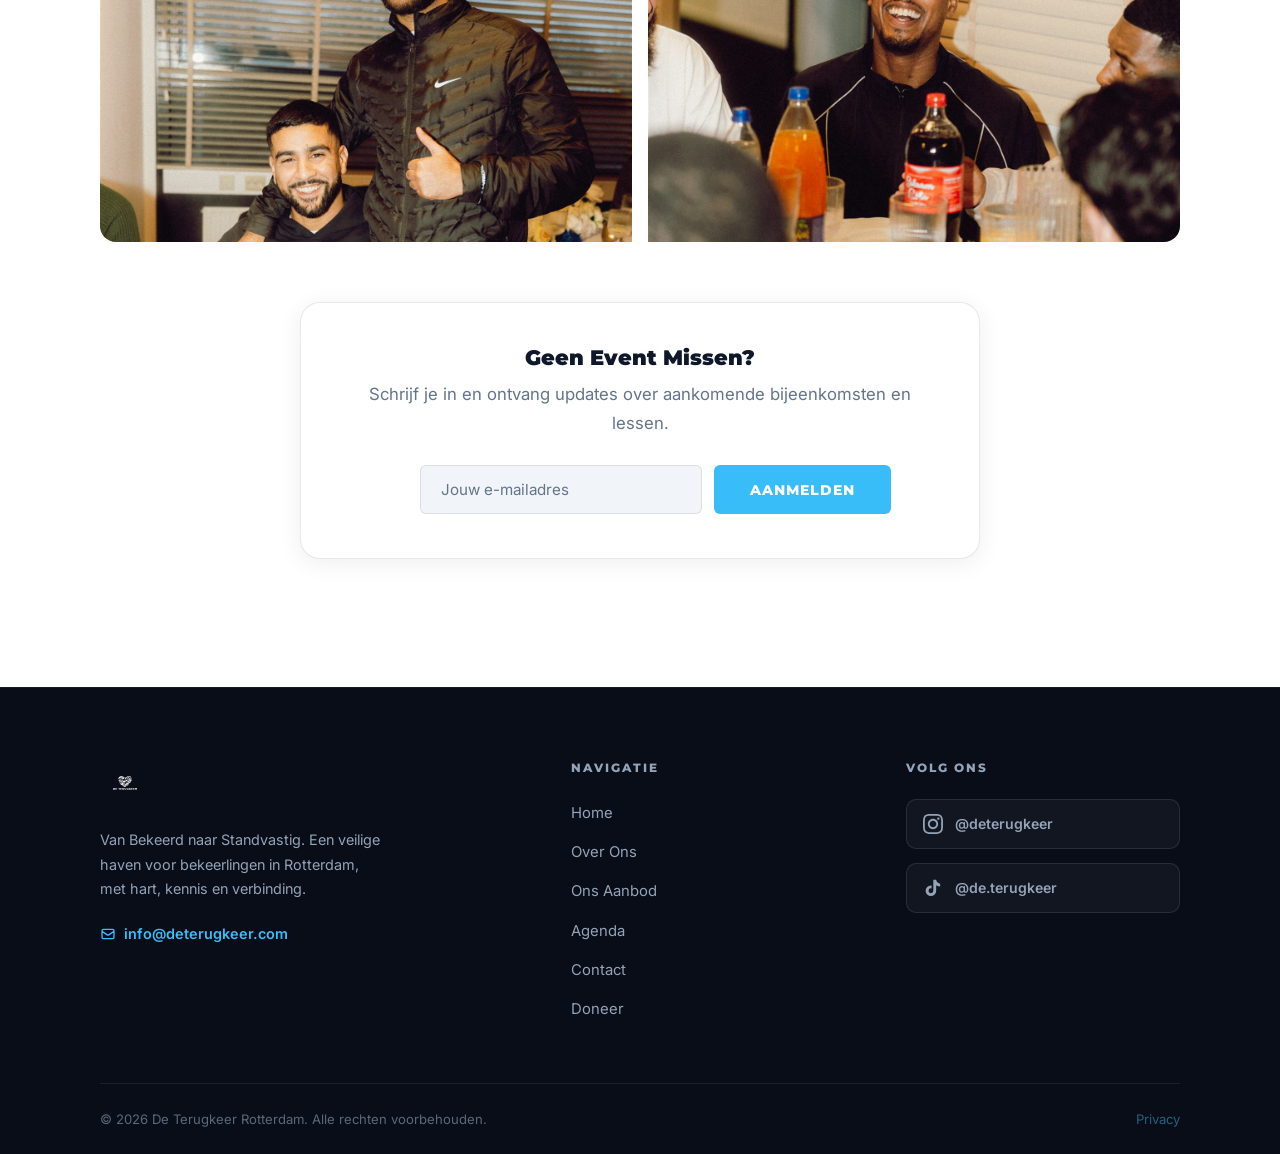
<file: events.html>
<!DOCTYPE html>
<html lang="nl">
<head>
  <meta charset="UTF-8">
  <meta name="viewport" content="width=device-width, initial-scale=1.0">
  <title>Agenda | De Terugkeer Rotterdam</title>
  <meta name="description" content="Aankomende bijeenkomsten, lessen en events van De Terugkeer Rotterdam. Inclusief de Umrah De Terugkeer reis in januari 2027.">
  <link rel="stylesheet" href="style.css">
  <!-- Page-specific styles inlined so this page renders correctly regardless of how style.css is served -->
  <style>
    .featured-event { padding: 0; overflow: hidden; margin-bottom: 56px; }
    .featured-banner {
      background: linear-gradient(135deg, #0f172a 0%, #0056b3 100%);
      padding: 44px clamp(28px, 5vw, 52px);
      color: #f1f5f9;
      position: relative;
    }
    .featured-tag {
      display: inline-block;
      background: var(--accent);
      color: #06283d;
      font-family: var(--font-display);
      font-weight: 800;
      font-size: 0.66rem;
      text-transform: uppercase;
      letter-spacing: 2px;
      padding: 7px 14px;
      border-radius: 5px;
      margin-bottom: 18px;
    }
    .featured-banner h2 { color: #fff; margin-bottom: 4px; }
    .featured-banner h2 span { color: var(--accent); }
    .featured-meta { display: flex; flex-wrap: wrap; gap: 14px 28px; margin-top: 20px; }
    .featured-meta span { display: inline-flex; align-items: center; gap: 9px; font-size: 0.92rem; color: rgba(241, 245, 249, 0.9); }
    .featured-meta svg { width: 18px; height: 18px; color: var(--accent); flex-shrink: 0; }

    .featured-body { padding: clamp(28px, 5vw, 48px); }
    .featured-body > p { font-size: 1rem; line-height: 1.85; color: var(--text-muted); margin-bottom: 28px; max-width: 760px; }

    .featured-cta-row { display: flex; flex-wrap: wrap; gap: 12px; align-items: center; }
    .featured-contact { font-size: 0.85rem; color: var(--text-muted); margin-top: 18px; line-height: 1.7; }
    .featured-contact a { color: var(--accent); }
  </style>
</head>
<body>

<!-- ══════════════════════════════════════
     NAVIGATION
══════════════════════════════════════ -->
<nav class="main-nav scrolled">
  <div class="container nav-inner">
    <a href="index.html" class="nav-logo">
      <img src="logo_transparent.svg" alt="De Terugkeer Logo">
    </a>
    <ul class="nav-links">
      <li><a href="index.html">Home</a></li>
      <li><a href="over-ons.html">Over Ons</a></li>
      <li><a href="index.html#aanbod">Aanbod</a></li>
      <li><a href="events.html">Agenda</a></li>
      <li><a href="contact.html">Contact</a></li>
      <li><a href="https://www.ing.nl/de-ing/payreq?trxid=1KdJJM2NzfZwxwlDOXarHCMTmtaudp1K&amp;flow-step=payment-request" target="_blank" rel="noopener noreferrer" class="nav-cta">Doneer</a></li>
    </ul>
    <button class="hamburger" aria-label="Menu openen">
      <span></span><span></span><span></span>
    </button>
  </div>
</nav>

<!-- Mobile Navigation -->
<div class="mobile-nav" aria-hidden="true">
  <a href="index.html">Home</a>
  <a href="over-ons.html">Over Ons</a>
  <a href="index.html#aanbod">Aanbod</a>
  <a href="events.html">Agenda</a>
  <a href="contact.html">Contact</a>
  <a href="https://www.ing.nl/de-ing/payreq?trxid=1KdJJM2NzfZwxwlDOXarHCMTmtaudp1K&amp;flow-step=payment-request" target="_blank" rel="noopener noreferrer" class="mobile-cta">Doneer</a>
</div>

<!-- ══════════════════════════════════════
     PAGE HERO
══════════════════════════════════════ -->
<section class="page-hero">
  <!-- Background: crowd with hands raised: energy and participation -->
  <div class="page-hero-bg" style="background-image: url('DSC00403%20(1).jpg'); background-position: center 25%;"></div>
  <div class="page-hero-overlay"></div>
  <div class="container">
    <div class="page-hero-content reveal">
      <p class="page-label">Rotterdam</p>
      <h1>Agenda</h1>
      <p>Aankomende bijeenkomsten, lessen en events van De Terugkeer</p>
    </div>
  </div>
</section>

<!-- ══════════════════════════════════════
     EVENTS SECTION
══════════════════════════════════════ -->
<section class="events-section section-padding">
  <div class="container">

    <p class="reveal" style="max-width: 660px; margin-bottom: 40px; font-size: 1.05rem; line-height: 1.8;">
      Onze bijeenkomsten zijn open voor iedereen: bekeerlingen, geïnteresseerden en familieleden. Kom langs, stel vragen en maak verbinding met mensen die begrijpen.
    </p>

    <!-- ══════════════════════════════════════
         FEATURED EVENT: Umrah De Terugkeer 2027
    ══════════════════════════════════════ -->
    <div class="featured-event glass-card reveal">
      <div class="featured-banner">
        <span class="featured-tag">Uitgelichte reis</span>
        <h2>Umrah De Terugkeer<br><span>Januari 2027</span></h2>
        <div class="featured-meta">
          <span>
            <svg xmlns="http://www.w3.org/2000/svg" fill="none" viewBox="0 0 24 24" stroke="currentColor">
              <path stroke-linecap="round" stroke-linejoin="round" stroke-width="2" d="M8 7V3m8 4V3m-9 8h10M5 21h14a2 2 0 002-2V7a2 2 0 00-2-2H5a2 2 0 00-2 2v12a2 2 0 002 2z"/>
            </svg>
            24 tot 31 januari 2027 · 8 dagen
          </span>
          <span>
            <svg xmlns="http://www.w3.org/2000/svg" fill="none" viewBox="0 0 24 24" stroke="currentColor">
              <path stroke-linecap="round" stroke-linejoin="round" stroke-width="2" d="M17.657 16.657L13.414 20.9a1.998 1.998 0 01-2.827 0l-4.244-4.243a8 8 0 1111.314 0z"/>
              <path stroke-linecap="round" stroke-linejoin="round" stroke-width="2" d="M15 11a3 3 0 11-6 0 3 3 0 016 0z"/>
            </svg>
            Madinah &amp; Makkah
          </span>
          <span>
            <svg xmlns="http://www.w3.org/2000/svg" fill="none" viewBox="0 0 24 24" stroke="currentColor">
              <path stroke-linecap="round" stroke-linejoin="round" stroke-width="2" d="M17 20h5v-2a3 3 0 00-5.356-1.857M17 20H7m10 0v-2c0-.656-.126-1.283-.356-1.857M7 20H2v-2a3 3 0 015.356-1.857M7 20v-2c0-.656.126-1.283.356-1.857m0 0a5.002 5.002 0 019.288 0M15 7a3 3 0 11-6 0 3 3 0 016 0z"/>
            </svg>
            Vanaf €1.799 p.p.
          </span>
        </div>
      </div>

      <div class="featured-body">
        <p>
          Een volledig verzorgde Umrah-reis voor broeders die samen willen groeien in geloof, rust en broederschap, met bijzondere aandacht voor terugkeerlingen. Acht dagen van bezinning en herverbinding onder deskundige Nederlandssprekende begeleiding, in samenwerking met Stichting IIP Reizen. Verblijf nabij de Haram, retourvluchten, visum, ontbijt, lessen en excursies zijn inbegrepen. Prijzen vanaf €1.799 per persoon op basis van kamerbezetting.
        </p>

        <div class="featured-cta-row">
          <a href="https://instituut-ip.nl/umrah-terugkeer-01-2027/" target="_blank" rel="noopener noreferrer" class="btn-primary">
            Voor meer informatie, klik hier
            <svg xmlns="http://www.w3.org/2000/svg" width="18" height="18" fill="none" viewBox="0 0 24 24" stroke="currentColor">
              <path stroke-linecap="round" stroke-linejoin="round" stroke-width="2.5" d="M17 8l4 4m0 0l-4 4m4-4H3"/>
            </svg>
          </a>
        </div>

        <p class="featured-contact">
          Vragen over de reis? Neem contact op met IIP Reizen via
          <a href="https://wa.me/31623777677" target="_blank" rel="noopener noreferrer">WhatsApp 06 23 77 76 77</a>
          of <a href="mailto:umrah@iip-reizen.nl">umrah@iip-reizen.nl</a>.
        </p>
      </div>
    </div>

    <!-- Photo accent between event grid and optin -->
    <div class="reveal" style="display: grid; grid-template-columns: 1fr 1fr; gap: 16px; margin-top: 60px; border-radius: 16px; overflow: hidden; max-height: 320px;">
      <img src="DSC07580.jpg" alt="Gemeenschap samen aan tafel bij De Terugkeer" style="width: 100%; height: 320px; object-fit: cover; object-position: center 20%;">
      <img src="DSC07724.jpg" alt="Vreugde en verbinding bij de maaltijd" style="width: 100%; height: 320px; object-fit: cover; object-position: center 70%;">
    </div>

    <!-- Email opt-in -->
    <div class="optin-card glass-card reveal">
      <h3>Geen Event Missen?</h3>
      <p>Schrijf je in en ontvang updates over aankomende bijeenkomsten en lessen.</p>
      <form class="optin-form" onsubmit="return false;">
        <!-- PLACEHOLDER: Connect to mailing list (Mailchimp / Brevo / etc.) -->
        <input type="email" placeholder="Jouw e-mailadres" aria-label="E-mailadres voor nieuwsbrief">
        <button type="submit" class="btn-primary" style="white-space: nowrap;">Aanmelden</button>
      </form>
    </div>

  </div>
</section>

<!-- ══════════════════════════════════════
     FOOTER
══════════════════════════════════════ -->
<footer class="main-footer">
  <div class="container">
    <div class="footer-grid">

      <div class="footer-brand">
        <img src="logo_transparent.svg" alt="De Terugkeer Logo">
        <p>Van Bekeerd naar Standvastig. Een veilige haven voor bekeerlingen in Rotterdam, met hart, kennis en verbinding.</p>
        <a href="mailto:info@deterugkeer.com" class="footer-email">
          <svg xmlns="http://www.w3.org/2000/svg" width="16" height="16" fill="none" viewBox="0 0 24 24" stroke="currentColor">
            <path stroke-linecap="round" stroke-linejoin="round" stroke-width="2" d="M3 8l7.89 5.26a2 2 0 002.22 0L21 8M5 19h14a2 2 0 002-2V7a2 2 0 00-2-2H5a2 2 0 00-2 2v10a2 2 0 002 2z"/>
          </svg>
          info@deterugkeer.com
        </a>
      </div>

      <div class="footer-col">
        <h4>Navigatie</h4>
        <ul>
          <li><a href="index.html">Home</a></li>
          <li><a href="over-ons.html">Over Ons</a></li>
          <li><a href="index.html#aanbod">Ons Aanbod</a></li>
          <li><a href="events.html">Agenda</a></li>
          <li><a href="contact.html">Contact</a></li>
          <li><a href="https://www.ing.nl/de-ing/payreq?trxid=1KdJJM2NzfZwxwlDOXarHCMTmtaudp1K&amp;flow-step=payment-request" target="_blank" rel="noopener noreferrer">Doneer</a></li>
        </ul>
      </div>

      <div class="footer-col">
        <h4>Volg Ons</h4>
        <div class="social-links">
          <a href="https://www.instagram.com/deterugkeer?igsh=bmsycGRvMWJ2MHlh" class="social-link" aria-label="Instagram @deterugkeer" target="_blank" rel="noopener noreferrer">
            <svg xmlns="http://www.w3.org/2000/svg" viewBox="0 0 24 24" fill="currentColor">
              <path d="M12 2.163c3.204 0 3.584.012 4.85.07 3.252.148 4.771 1.691 4.919 4.919.058 1.265.069 1.645.069 4.849 0 3.205-.012 3.584-.069 4.849-.149 3.225-1.664 4.771-4.919 4.919-1.266.058-1.644.07-4.85.07-3.204 0-3.584-.012-4.849-.07-3.26-.149-4.771-1.699-4.919-4.92-.058-1.265-.07-1.644-.07-4.849 0-3.204.013-3.583.07-4.849.149-3.227 1.664-4.771 4.919-4.919 1.266-.057 1.645-.069 4.849-.069zm0-2.163c-3.259 0-3.667.014-4.947.072-4.358.2-6.78 2.618-6.98 6.98-.059 1.281-.073 1.689-.073 4.948 0 3.259.014 3.668.072 4.948.2 4.358 2.618 6.78 6.98 6.98 1.281.058 1.689.072 4.948.072 3.259 0 3.668-.014 4.948-.072 4.354-.2 6.782-2.618 6.979-6.98.059-1.28.073-1.689.073-4.948 0-3.259-.014-3.667-.072-4.947-.196-4.354-2.617-6.78-6.979-6.98-1.281-.059-1.69-.073-4.949-.073zm0 5.838c-3.403 0-6.162 2.759-6.162 6.162s2.759 6.163 6.162 6.163 6.162-2.759 6.162-6.163c0-3.403-2.759-6.162-6.162-6.162zm0 10.162c-2.209 0-4-1.79-4-4 0-2.209 1.791-4 4-4s4 1.791 4 4c0 2.21-1.791 4-4 4zm6.406-11.845c-.796 0-1.441.645-1.441 1.44s.645 1.44 1.441 1.44c.795 0 1.439-.645 1.439-1.44s-.644-1.44-1.439-1.44z"/>
            </svg>
            @deterugkeer
          </a>
          <a href="https://www.tiktok.com/@de.terugkeer" class="social-link" aria-label="TikTok @de.terugkeer" target="_blank" rel="noopener noreferrer">
            <svg xmlns="http://www.w3.org/2000/svg" viewBox="0 0 24 24" fill="currentColor">
              <path d="M19.59 6.69a4.83 4.83 0 01-3.77-4.25V2h-3.45v13.67a2.89 2.89 0 01-2.88 2.5 2.89 2.89 0 01-2.89-2.89 2.89 2.89 0 012.89-2.89c.28 0 .54.04.79.1V9.01a6.33 6.33 0 00-.79-.05 6.34 6.34 0 00-6.34 6.34 6.34 6.34 0 006.34 6.34 6.34 6.34 0 006.33-6.34V8.69a8.2 8.2 0 004.79 1.53V6.78a4.85 4.85 0 01-1.02-.09z"/>
            </svg>
            @de.terugkeer
          </a>
        </div>
      </div>

    </div>

    <div class="footer-bottom">
      <p>&copy; 2026 De Terugkeer Rotterdam. Alle rechten voorbehouden.</p>
      <p><a href="#">Privacy</a></p>
    </div>
  </div>
</footer>

<!-- Sticky Donation Capsule -->
<a href="https://www.ing.nl/de-ing/payreq?trxid=1KdJJM2NzfZwxwlDOXarHCMTmtaudp1K&amp;flow-step=payment-request" target="_blank" rel="noopener noreferrer" class="donation-capsule" aria-label="Doneer aan De Terugkeer">
  <div class="capsule-pulse">
    <div class="capsule-dot"></div>
  </div>
  <span class="capsule-text">Doneer</span>
  <span class="capsule-arrow">→</span>
</a>

<script src="main.js"></script>
</body>
</html>
</file>
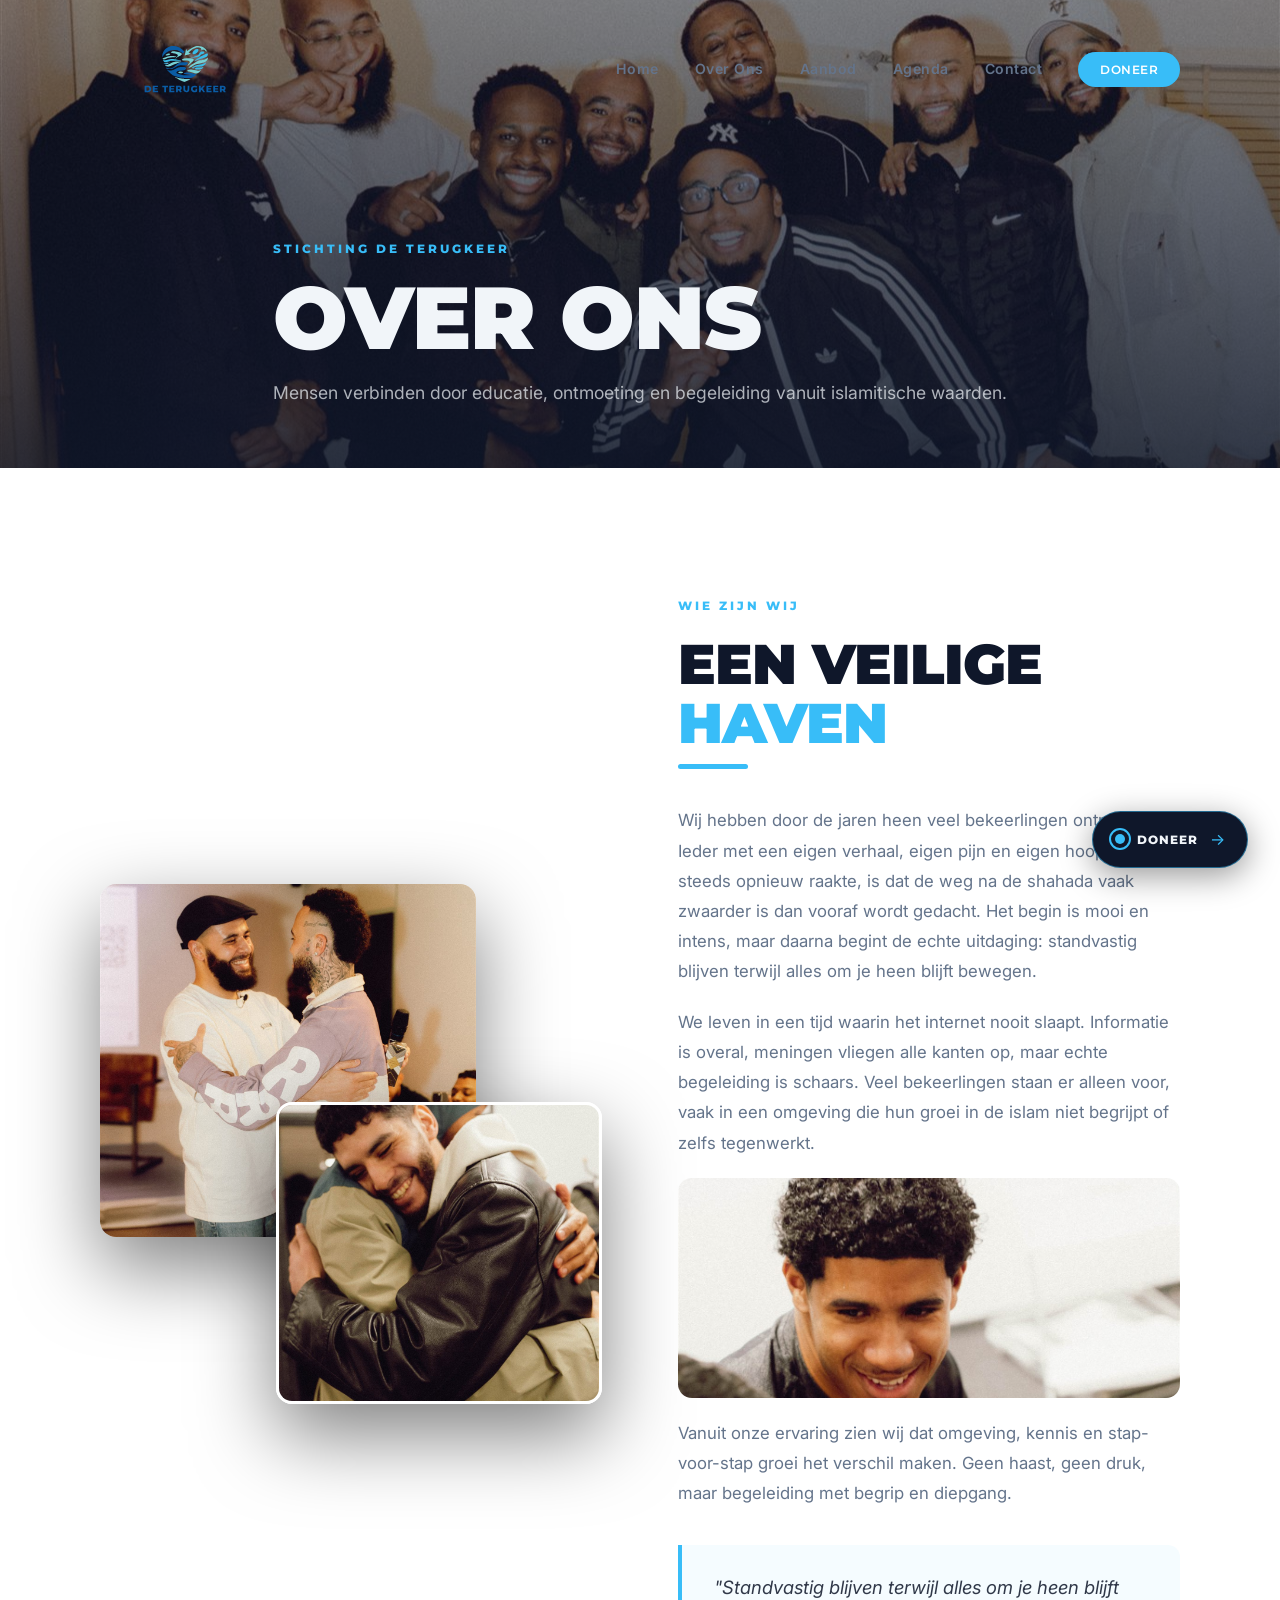
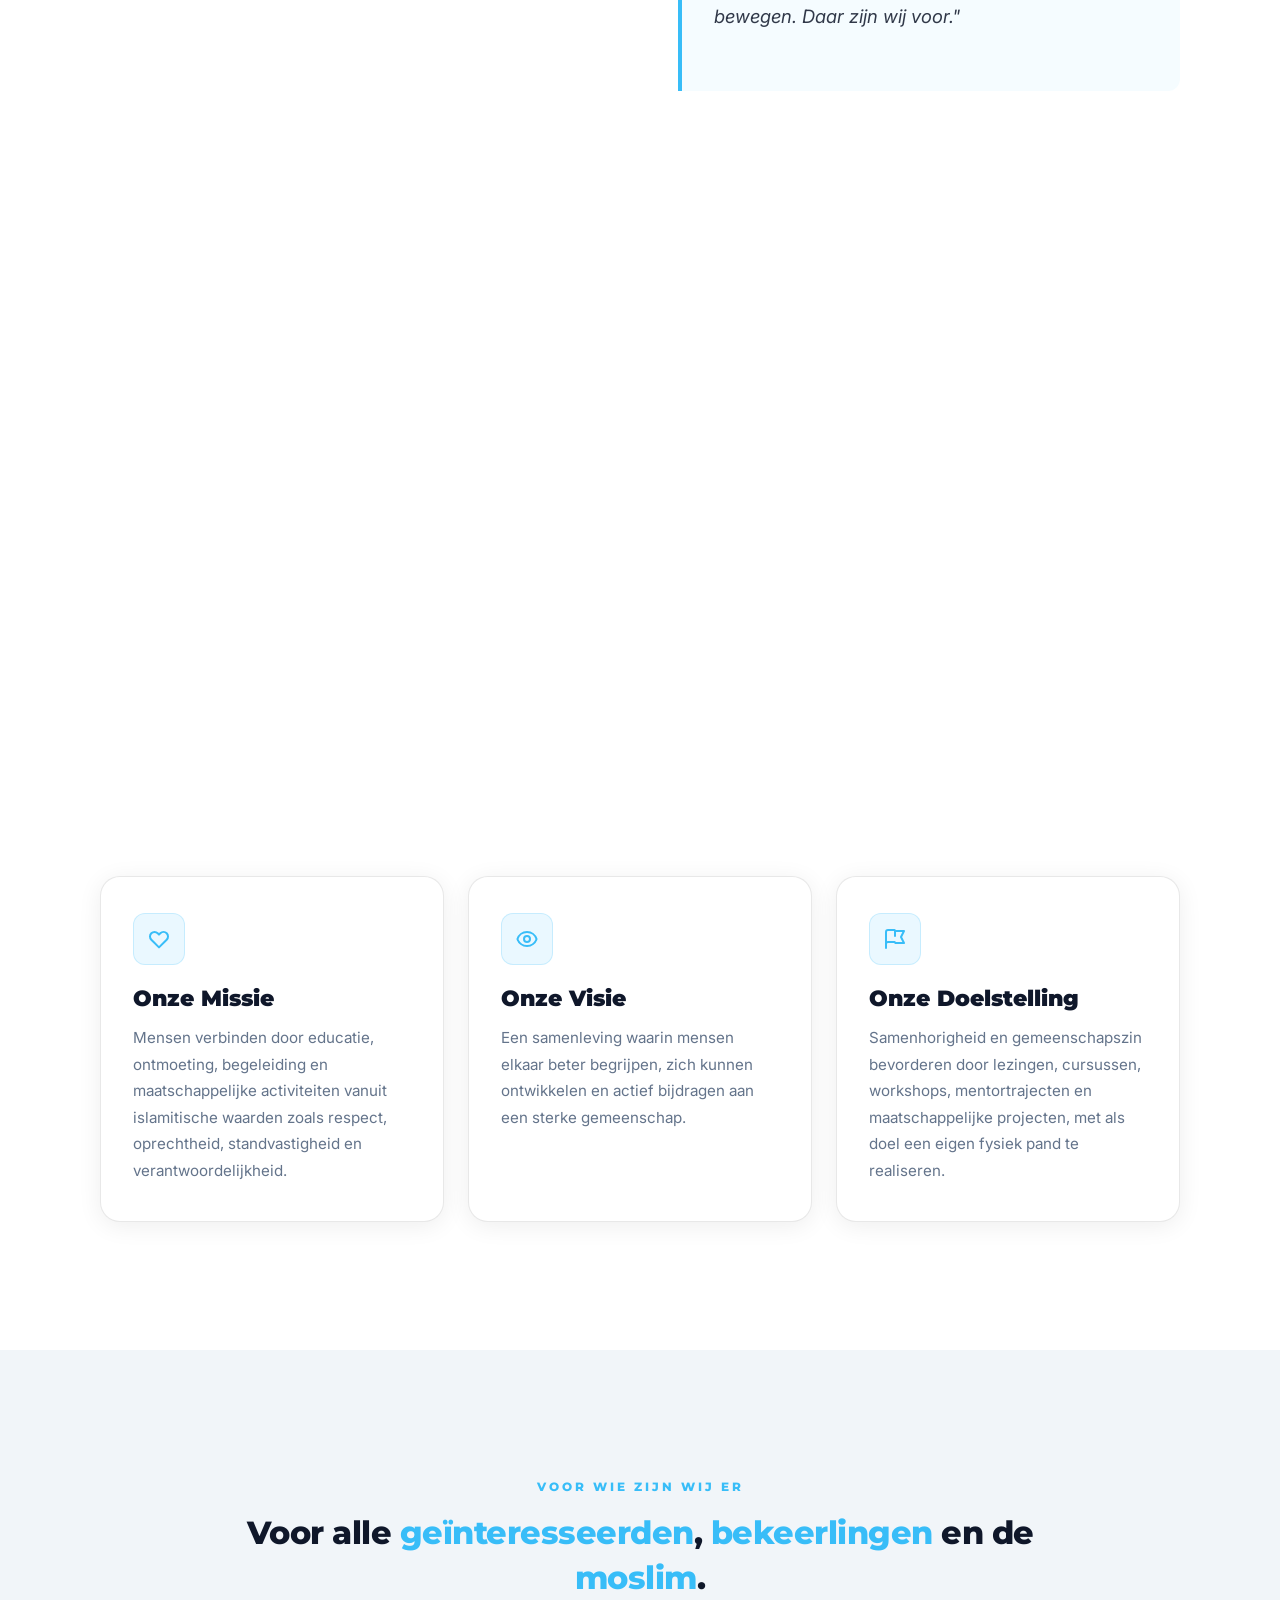
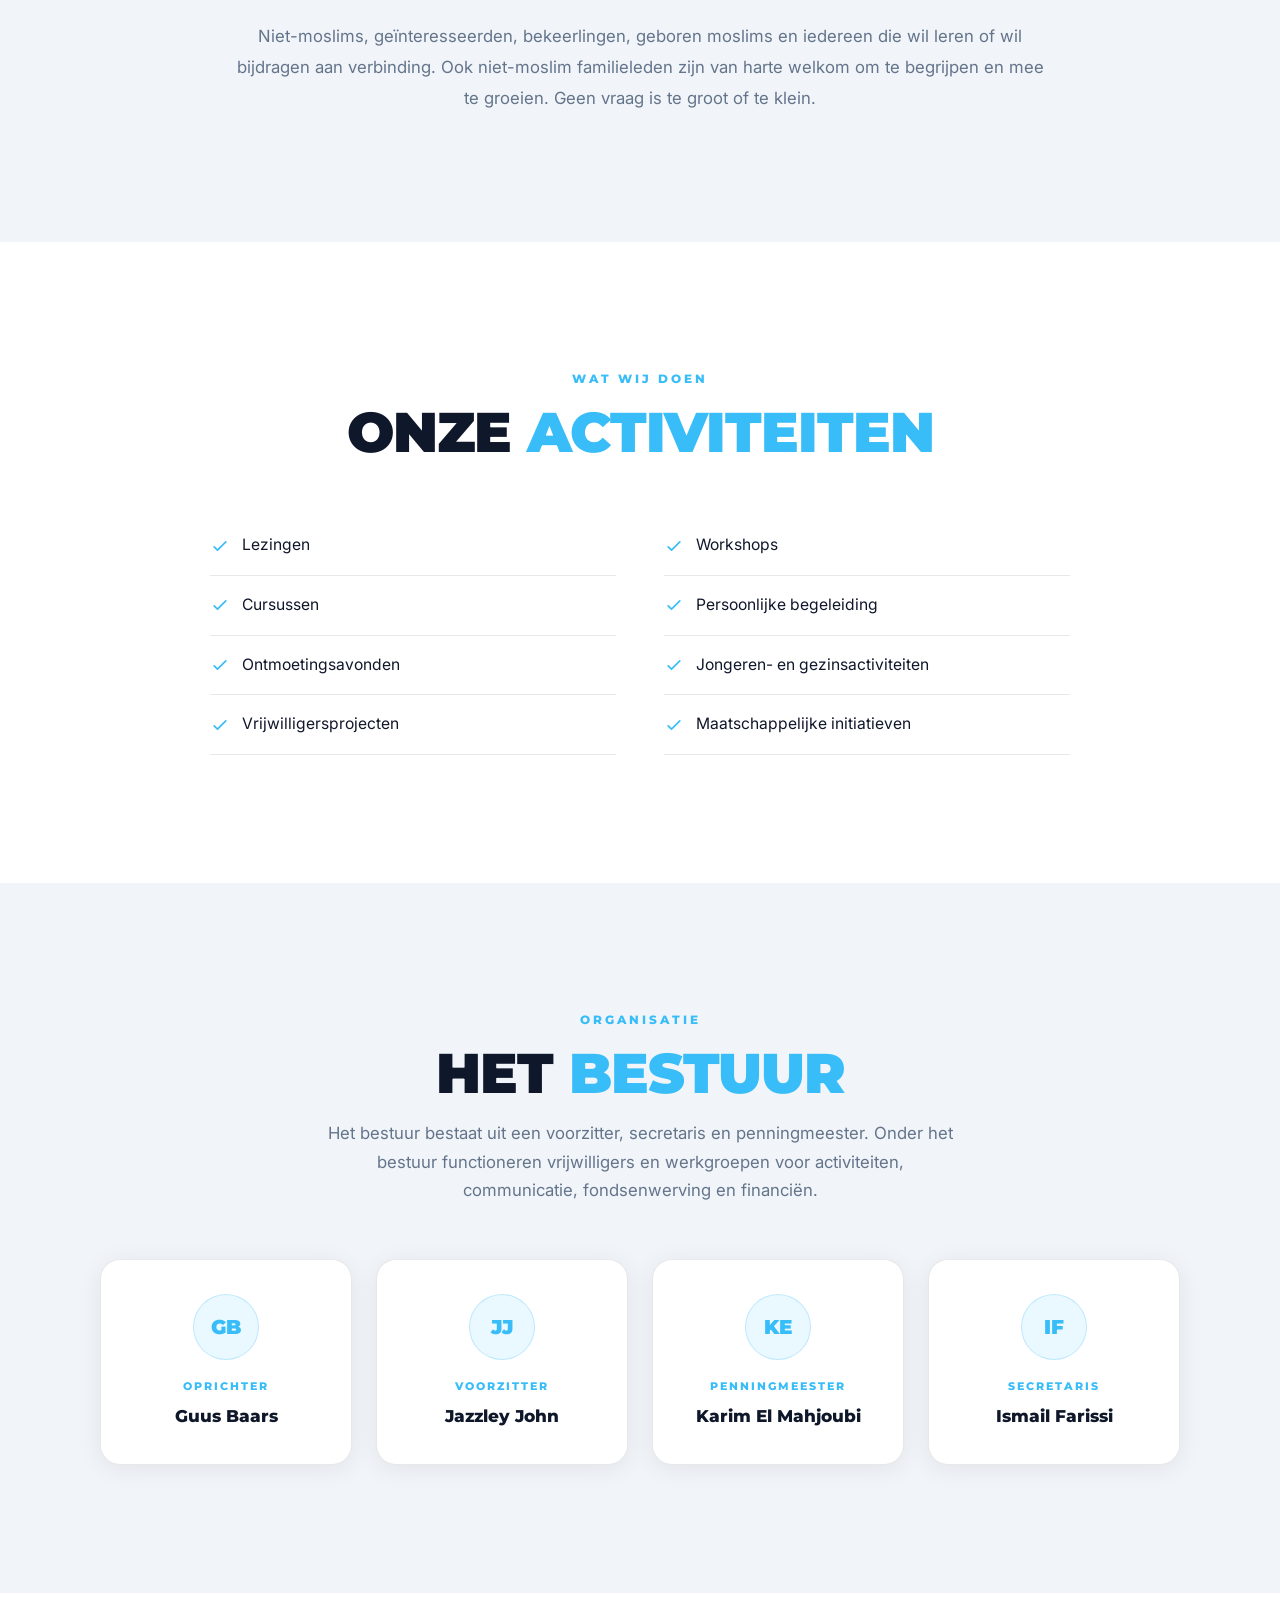
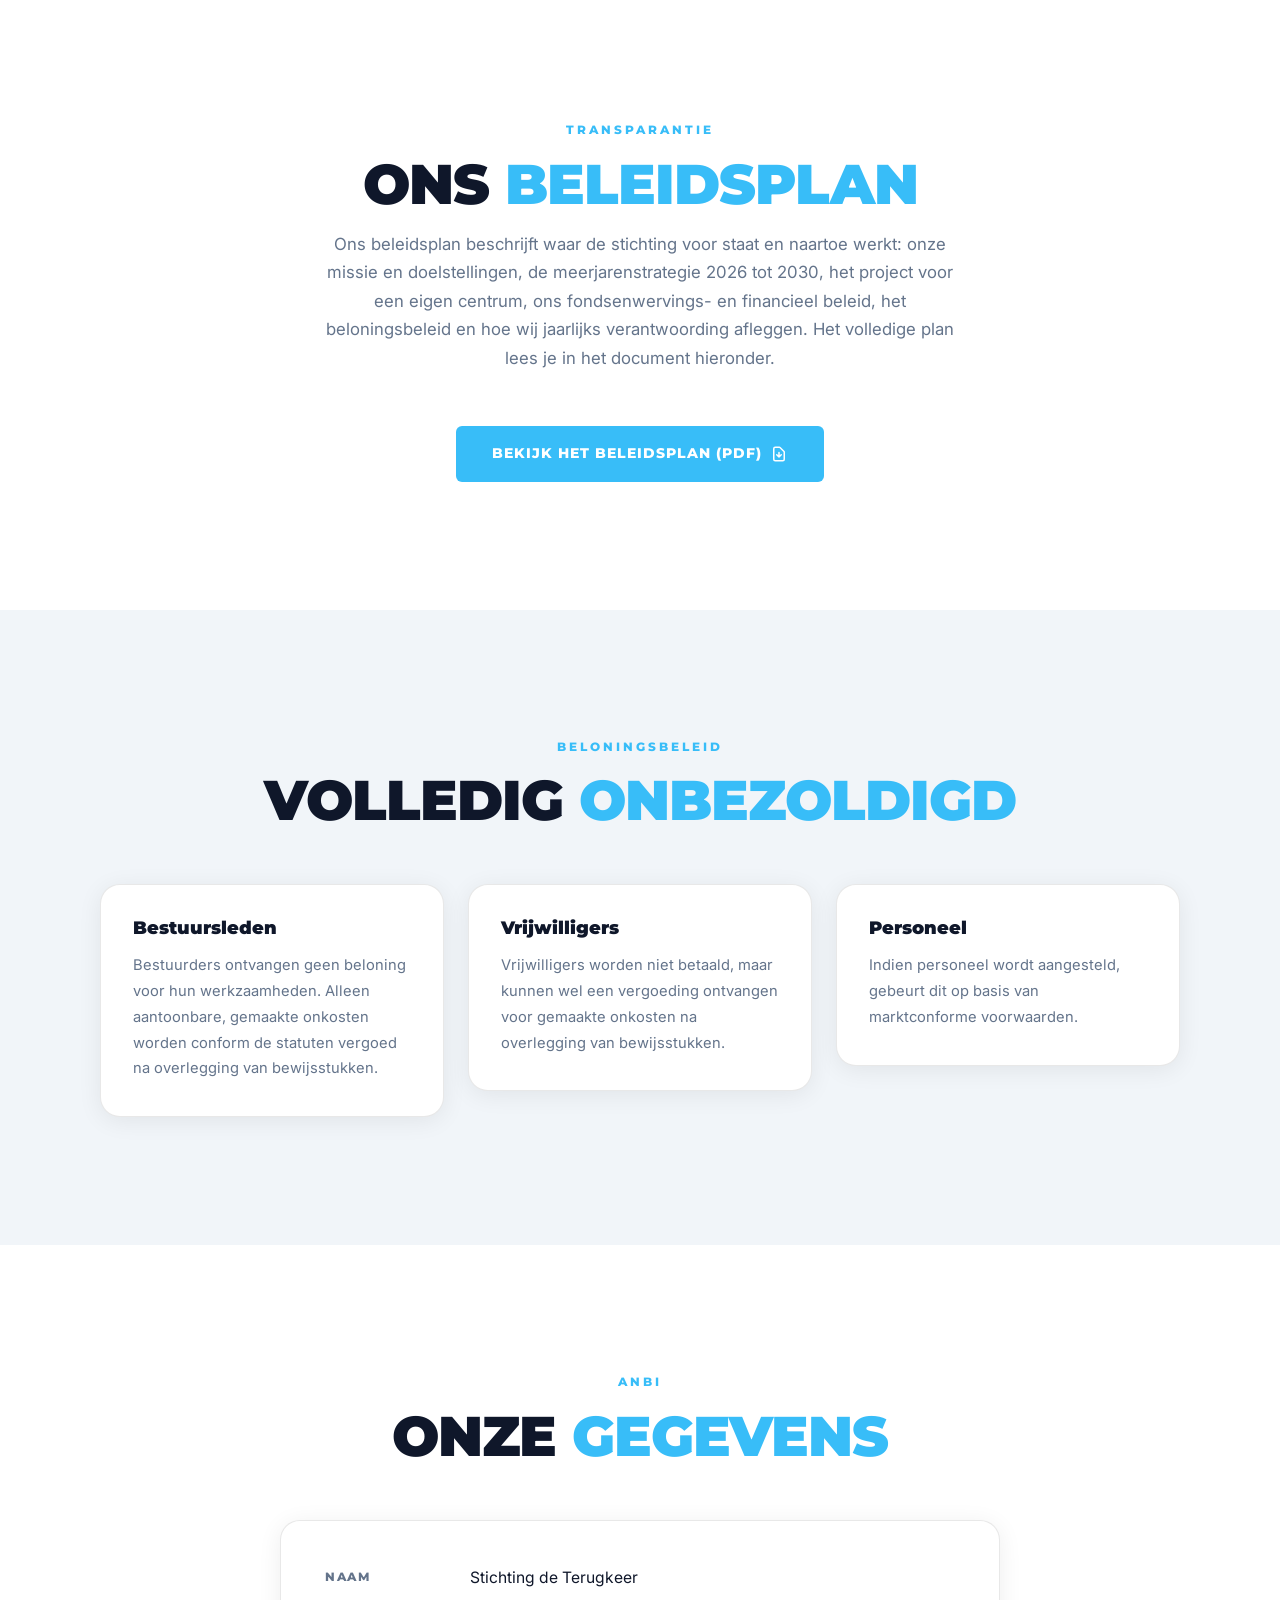
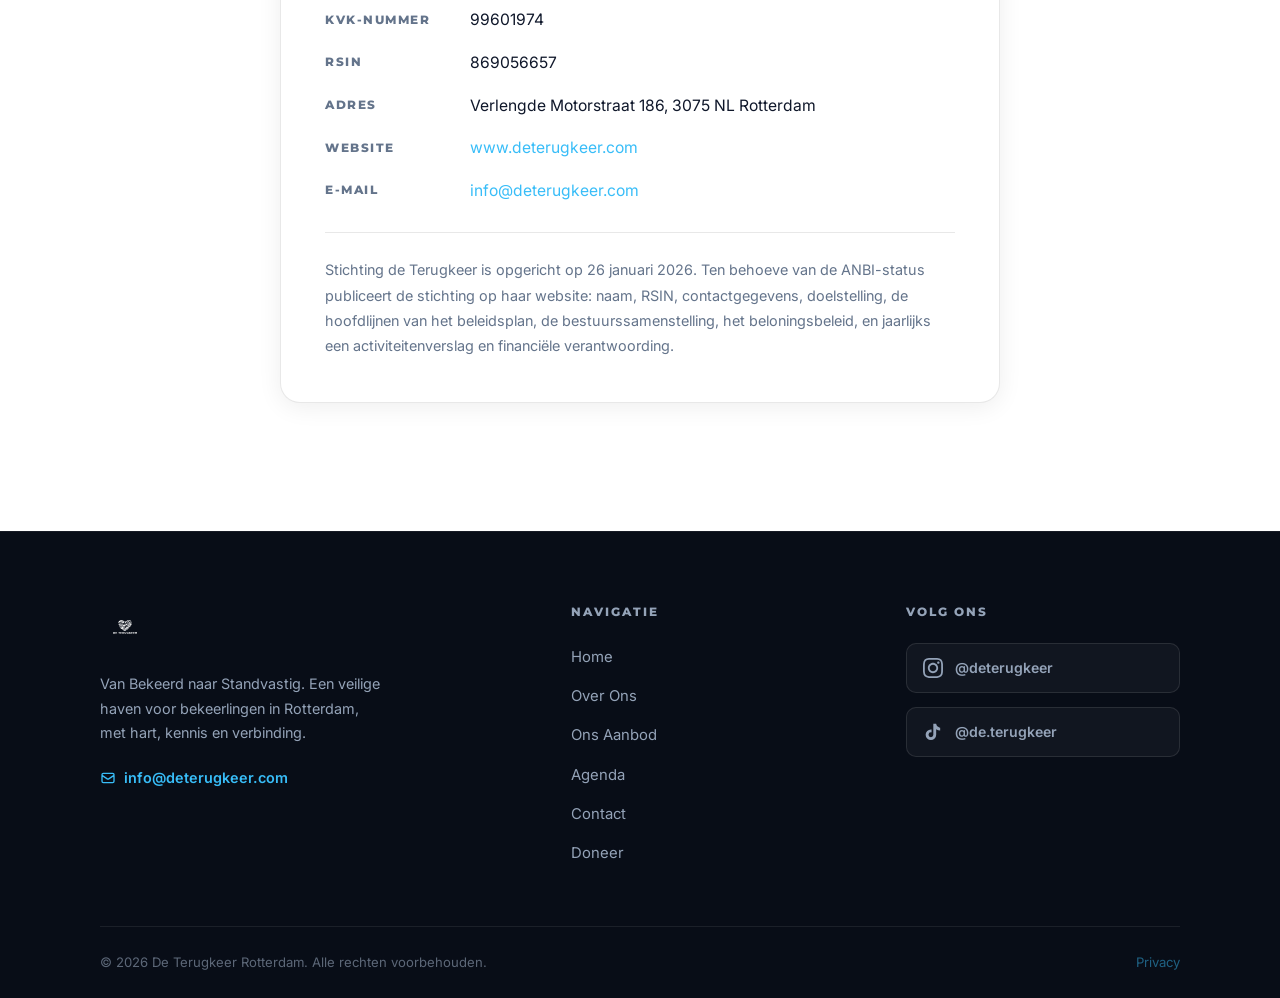
<file: over-ons.html>
<!DOCTYPE html>
<html lang="nl">
<head>
  <meta charset="UTF-8">
  <meta name="viewport" content="width=device-width, initial-scale=1.0">
  <title>Over Ons | Stichting De Terugkeer</title>
  <meta name="description" content="Over Stichting de Terugkeer: onze missie, visie, bestuur, beleidsplan en ANBI-gegevens. Een veilige haven voor bekeerlingen, geïnteresseerden en de moslim in Rotterdam.">
  <link rel="stylesheet" href="style.css">
  <!-- Page-specific styles inlined so this page renders correctly regardless of how style.css is served -->
  <style>
    .about-section { background: var(--bg); }
    .about-section.alt { background: var(--bg-2); }
    .about-section .section-header { text-align: center; margin-bottom: 54px; }
    .about-section .section-header p { max-width: 640px; margin: 16px auto 0; color: var(--text-muted); }
    .about-label {
      display: block;
      font-family: var(--font-display);
      font-size: 0.72rem;
      font-weight: 800;
      text-transform: uppercase;
      letter-spacing: 3px;
      color: var(--accent);
      margin-bottom: 14px;
    }

    /* Missie / Visie / Doelstelling */
    .mvd-grid {
      display: grid;
      grid-template-columns: repeat(auto-fit, minmax(280px, 1fr));
      gap: 24px;
    }
    .mvd-card {
      padding: 36px 32px;
      transition: transform 0.4s var(--ease-spring), border-color 0.3s, box-shadow 0.3s;
    }
    .mvd-card:hover {
      transform: translateY(-8px);
      border-color: var(--border-accent);
      box-shadow: 0 24px 60px rgba(0, 0, 0, 0.10);
    }
    .mvd-card .card-icon-box { margin-bottom: 22px; }
    .mvd-card h3 { color: var(--text); margin-bottom: 14px; }
    .mvd-card p { font-size: 0.95rem; line-height: 1.75; color: var(--text-muted); }

    /* Doelgroep highlight */
    .doelgroep-highlight { max-width: 820px; margin: 0 auto; text-align: center; }
    .doelgroep-highlight .lead {
      font-family: var(--font-display);
      font-weight: 800;
      font-size: clamp(1.4rem, 3vw, 2rem);
      color: var(--text);
      line-height: 1.4;
      margin-bottom: 20px;
      text-transform: none;
      letter-spacing: -0.5px;
    }
    .doelgroep-highlight .lead span { color: var(--accent); }
    .doelgroep-highlight p { color: var(--text-muted); line-height: 1.85; }

    /* Activiteiten list */
    .activiteiten-grid {
      display: grid;
      grid-template-columns: repeat(auto-fit, minmax(260px, 1fr));
      gap: 0 48px;
      max-width: 860px;
      margin: 0 auto;
      list-style: none;
    }
    .activiteiten-grid li {
      display: flex;
      align-items: center;
      gap: 12px;
      font-size: 0.98rem;
      color: var(--text);
      padding: 16px 0;
      border-bottom: 1px solid var(--border);
    }
    .activiteiten-grid li svg { width: 20px; height: 20px; color: var(--accent); flex-shrink: 0; }

    /* Bestuur */
    .bestuur-grid {
      display: grid;
      grid-template-columns: repeat(auto-fit, minmax(200px, 1fr));
      gap: 24px;
    }
    .bestuur-card {
      padding: 34px 28px;
      text-align: center;
      transition: transform 0.4s var(--ease-spring), border-color 0.3s, box-shadow 0.3s;
    }
    .bestuur-card:hover {
      transform: translateY(-8px);
      border-color: var(--border-accent);
      box-shadow: 0 24px 60px rgba(0, 0, 0, 0.10);
    }
    .bestuur-avatar {
      width: 66px;
      height: 66px;
      border-radius: 50%;
      background: rgba(56, 189, 248, 0.1);
      border: 1px solid rgba(56, 189, 248, 0.25);
      display: flex;
      align-items: center;
      justify-content: center;
      margin: 0 auto 18px;
      font-family: var(--font-display);
      font-weight: 900;
      font-size: 1.25rem;
      color: var(--accent);
    }
    .bestuur-role {
      font-family: var(--font-display);
      font-size: 0.66rem;
      font-weight: 800;
      text-transform: uppercase;
      letter-spacing: 2px;
      color: var(--accent);
      margin-bottom: 6px;
    }
    .bestuur-name {
      font-family: var(--font-display);
      font-weight: 800;
      font-size: 1.05rem;
      color: var(--text);
    }

    /* Beleidsplan blocks */
    .beleid-grid {
      display: grid;
      grid-template-columns: repeat(auto-fit, minmax(300px, 1fr));
      gap: 24px;
      margin-bottom: 48px;
      align-items: start;
    }
    .beleid-block { padding: 34px 32px; }
    .beleid-block h3 { color: var(--text); margin-bottom: 16px; font-size: 1.1rem; }
    .beleid-block p { font-size: 0.92rem; line-height: 1.75; color: var(--text-muted); }
    .beleid-block > ul { display: flex; flex-direction: column; gap: 12px; margin-top: 6px; }
    .beleid-block > ul li {
      position: relative;
      padding-left: 20px;
      font-size: 0.92rem;
      line-height: 1.6;
      color: var(--text-muted);
    }
    .beleid-block > ul li::before {
      content: '';
      position: absolute;
      left: 0;
      top: 9px;
      width: 6px;
      height: 6px;
      border-radius: 50%;
      background: var(--accent);
    }

    /* Meerjarenstrategie list */
    .strategie-list { display: flex; flex-direction: column; }
    .strategie-list li {
      display: flex;
      gap: 18px;
      align-items: baseline;
      padding: 14px 0;
      border-bottom: 1px solid var(--border);
      font-size: 0.92rem;
      color: var(--text-muted);
      line-height: 1.5;
    }
    .strategie-list li:last-child { border-bottom: none; padding-bottom: 0; }
    .strategie-list .jaar {
      font-family: var(--font-display);
      font-weight: 900;
      color: var(--accent);
      min-width: 52px;
      flex-shrink: 0;
    }

    /* Meerjarenbegroting table */
    .begroting-wrap { max-width: 520px; margin: 0 auto; overflow-x: auto; }
    .begroting-table {
      width: 100%;
      border-collapse: collapse;
    }
    .begroting-table th,
    .begroting-table td {
      padding: 14px 20px;
      text-align: left;
      border-bottom: 1px solid var(--border);
      font-size: 0.95rem;
      color: var(--text-muted);
    }
    .begroting-table th {
      font-family: var(--font-display);
      text-transform: uppercase;
      letter-spacing: 1px;
      font-size: 0.7rem;
    }
    .begroting-table td:last-child,
    .begroting-table th:last-child { text-align: right; }
    .begroting-table td:last-child { font-weight: 700; color: var(--text); }
    .begroting-table tbody tr:nth-child(odd) { background: var(--bg-2); }
    .begroting-table tfoot td {
      font-family: var(--font-display);
      font-weight: 800;
      color: var(--text);
      border-top: 2px solid var(--border-accent);
      border-bottom: none;
    }

    /* ANBI / gegevens block */
    .anbi-block { max-width: 720px; margin: 0 auto; padding: 44px; }
    .anbi-block dl {
      display: grid;
      grid-template-columns: max-content 1fr;
      gap: 16px 40px;
    }
    .anbi-block dt {
      font-family: var(--font-display);
      font-size: 0.72rem;
      font-weight: 800;
      text-transform: uppercase;
      letter-spacing: 1.5px;
      color: var(--text-muted);
      align-self: center;
    }
    .anbi-block dd { color: var(--text); font-size: 0.98rem; }
    .anbi-block dd a { color: var(--accent); transition: opacity 0.2s; }
    .anbi-block dd a:hover { opacity: 0.75; }
    .anbi-note {
      margin-top: 28px;
      padding-top: 24px;
      border-top: 1px solid var(--border);
      font-size: 0.9rem;
      color: var(--text-muted);
      line-height: 1.75;
    }

    @media (max-width: 560px) {
      .anbi-block { padding: 30px 24px; }
      .anbi-block dl { grid-template-columns: 1fr; gap: 4px 0; }
      .anbi-block dd { margin-bottom: 14px; }
      .anbi-block dd:last-of-type { margin-bottom: 0; }
      .activiteiten-grid { grid-template-columns: 1fr; }
    }
  </style>
</head>
<body>

<!-- ══════════════════════════════════════
     NAVIGATION
══════════════════════════════════════ -->
<nav class="main-nav scrolled">
  <div class="container nav-inner">
    <a href="index.html" class="nav-logo">
      <img src="logo_transparent.svg" alt="De Terugkeer Logo">
    </a>
    <ul class="nav-links">
      <li><a href="index.html">Home</a></li>
      <li><a href="over-ons.html" aria-current="page">Over Ons</a></li>
      <li><a href="index.html#aanbod">Aanbod</a></li>
      <li><a href="events.html">Agenda</a></li>
      <li><a href="contact.html">Contact</a></li>
      <li><a href="https://www.ing.nl/de-ing/payreq?trxid=1KdJJM2NzfZwxwlDOXarHCMTmtaudp1K&amp;flow-step=payment-request" target="_blank" rel="noopener noreferrer" class="nav-cta">Doneer</a></li>
    </ul>
    <button class="hamburger" aria-label="Menu openen">
      <span></span><span></span><span></span>
    </button>
  </div>
</nav>

<!-- Mobile Navigation -->
<div class="mobile-nav" aria-hidden="true">
  <a href="index.html">Home</a>
  <a href="over-ons.html" aria-current="page">Over Ons</a>
  <a href="index.html#aanbod">Aanbod</a>
  <a href="events.html">Agenda</a>
  <a href="contact.html">Contact</a>
  <a href="https://www.ing.nl/de-ing/payreq?trxid=1KdJJM2NzfZwxwlDOXarHCMTmtaudp1K&amp;flow-step=payment-request" target="_blank" rel="noopener noreferrer" class="mobile-cta">Doneer</a>
</div>

<!-- ══════════════════════════════════════
     PAGE HERO
══════════════════════════════════════ -->
<section class="page-hero">
  <div class="page-hero-bg" style="background-image: url('DSC08113.jpg'); background-position: center 40%;"></div>
  <div class="page-hero-overlay"></div>
  <div class="container">
    <div class="page-hero-content reveal">
      <p class="page-label">Stichting De Terugkeer</p>
      <h1>Over Ons</h1>
      <p>Mensen verbinden door educatie, ontmoeting en begeleiding vanuit islamitische waarden.</p>
    </div>
  </div>
</section>

<!-- ══════════════════════════════════════
     WIE ZIJN WIJ: narrative
══════════════════════════════════════ -->
<section class="over-ons section-padding">
  <div class="container">
    <div class="grid-2">
      <!-- Left: photo stack -->
      <div class="photo-stack reveal">
        <div class="photo-1">
          <img src="DSC07820.jpg" alt="Broederschap bij De Terugkeer" style="object-position: center 15%;">
        </div>
        <div class="photo-2">
          <img src="DSC00348.jpg" alt="Warme verbinding bij De Terugkeer">
        </div>
      </div>

      <!-- Right: text -->
      <div>
        <p class="section-label reveal">Wie Zijn Wij</p>
        <h2 class="reveal reveal-delay-1">Een Veilige<br><span style="color: var(--accent)">Haven</span></h2>
        <div class="title-line reveal reveal-delay-1"></div>
        <p class="reveal reveal-delay-2">
          Wij hebben door de jaren heen veel bekeerlingen ontmoet. Ieder met een eigen verhaal, eigen pijn en eigen hoop. Wat ons steeds opnieuw raakte, is dat de weg na de shahada vaak zwaarder is dan vooraf wordt gedacht. Het begin is mooi en intens, maar daarna begint de echte uitdaging: standvastig blijven terwijl alles om je heen blijft bewegen.
        </p>
        <p class="reveal reveal-delay-3">
          We leven in een tijd waarin het internet nooit slaapt. Informatie is overal, meningen vliegen alle kanten op, maar echte begeleiding is schaars. Veel bekeerlingen staan er alleen voor, vaak in een omgeving die hun groei in de islam niet begrijpt of zelfs tegenwerkt.
        </p>
        <div class="reveal reveal-delay-3" style="margin: 12px 0 20px; border-radius: 14px; overflow: hidden; max-height: 220px;">
          <img src="DSC00754.jpg" alt="Persoonlijke begeleiding bij De Terugkeer" style="width: 100%; height: 220px; object-fit: cover; object-position: center 20%;">
        </div>
        <p class="reveal reveal-delay-3">
          Vanuit onze ervaring zien wij dat omgeving, kennis en stap-voor-stap groei het verschil maken. Geen haast, geen druk, maar begeleiding met begrip en diepgang.
        </p>
        <div class="pull-quote reveal reveal-delay-4">
          <p>"Standvastig blijven terwijl alles om je heen blijft bewegen. Daar zijn wij voor."</p>
        </div>
      </div>
    </div>

    <p class="reveal" style="max-width: 760px; margin: 48px auto 0; text-align: center; font-size: 1.05rem; line-height: 1.9;">
      Daarom bouwen wij aan een veilige haven. Een plek waar je welkom bent om te leren en te groeien. Waar lessen worden gegeven met hart en inhoud. Waar broederschap voelbaar is. En waar ook niet-moslim familie welkom is. In shaa Allah openen wij hiervoor een locatie in Rotterdam.
    </p>
  </div>
</section>

<!-- ══════════════════════════════════════
     ARABIC DIVIDER: إخلاص (Ikhlaas)
══════════════════════════════════════ -->
<div class="arabic-divider">
  <span class="arabic-word" lang="ar" dir="rtl">إخلاص</span>
  <span class="arabic-translation">Ikhlaas · Oprechtheid</span>
</div>

<!-- ══════════════════════════════════════
     MISSIE / VISIE / DOELSTELLING
══════════════════════════════════════ -->
<section class="about-section section-padding">
  <div class="container">
    <div class="section-header reveal">
      <span class="about-label">Waar Wij Voor Staan</span>
      <h2>Missie, Visie &amp; <span style="color: var(--accent)">Doel</span></h2>
    </div>

    <div class="mvd-grid">
      <div class="mvd-card glass-card reveal">
        <div class="card-icon-box">
          <!-- Heart icon -->
          <svg xmlns="http://www.w3.org/2000/svg" fill="none" viewBox="0 0 24 24" stroke="currentColor">
            <path stroke-linecap="round" stroke-linejoin="round" stroke-width="2" d="M4.318 6.318a4.5 4.5 0 000 6.364L12 20.364l7.682-7.682a4.5 4.5 0 00-6.364-6.364L12 7.636l-1.318-1.318a4.5 4.5 0 00-6.364 0z"/>
          </svg>
        </div>
        <h3>Onze Missie</h3>
        <p>Mensen verbinden door educatie, ontmoeting, begeleiding en maatschappelijke activiteiten vanuit islamitische waarden zoals respect, oprechtheid, standvastigheid en verantwoordelijkheid.</p>
      </div>

      <div class="mvd-card glass-card reveal reveal-delay-1">
        <div class="card-icon-box">
          <!-- Eye icon -->
          <svg xmlns="http://www.w3.org/2000/svg" fill="none" viewBox="0 0 24 24" stroke="currentColor">
            <path stroke-linecap="round" stroke-linejoin="round" stroke-width="2" d="M15 12a3 3 0 11-6 0 3 3 0 016 0z"/>
            <path stroke-linecap="round" stroke-linejoin="round" stroke-width="2" d="M2.458 12C3.732 7.943 7.523 5 12 5c4.478 0 8.268 2.943 9.542 7-1.274 4.057-5.064 7-9.542 7-4.477 0-8.268-2.943-9.542-7z"/>
          </svg>
        </div>
        <h3>Onze Visie</h3>
        <p>Een samenleving waarin mensen elkaar beter begrijpen, zich kunnen ontwikkelen en actief bijdragen aan een sterke gemeenschap.</p>
      </div>

      <div class="mvd-card glass-card reveal reveal-delay-2">
        <div class="card-icon-box">
          <!-- Flag icon -->
          <svg xmlns="http://www.w3.org/2000/svg" fill="none" viewBox="0 0 24 24" stroke="currentColor">
            <path stroke-linecap="round" stroke-linejoin="round" stroke-width="2" d="M3 21v-4m0 0V5a2 2 0 012-2h6.5l1 1H21l-3 6 3 6h-8.5l-1-1H5a2 2 0 00-2 2zm9-13.5V9"/>
          </svg>
        </div>
        <h3>Onze Doelstelling</h3>
        <p>Samenhorigheid en gemeenschapszin bevorderen door lezingen, cursussen, workshops, mentortrajecten en maatschappelijke projecten, met als doel een eigen fysiek pand te realiseren.</p>
      </div>
    </div>
  </div>
</section>

<!-- ══════════════════════════════════════
     DOELGROEPEN
══════════════════════════════════════ -->
<section class="about-section alt section-padding">
  <div class="container">
    <div class="doelgroep-highlight reveal">
      <span class="about-label">Voor Wie Zijn Wij Er</span>
      <p class="lead">Voor alle <span>geïnteresseerden</span>, <span>bekeerlingen</span> en de <span>moslim</span>.</p>
      <p>
        Niet-moslims, geïnteresseerden, bekeerlingen, geboren moslims en iedereen die wil leren of wil bijdragen aan verbinding. Ook niet-moslim familieleden zijn van harte welkom om te begrijpen en mee te groeien. Geen vraag is te groot of te klein.
      </p>
    </div>
  </div>
</section>

<!-- ══════════════════════════════════════
     ONZE ACTIVITEITEN
══════════════════════════════════════ -->
<section class="about-section section-padding">
  <div class="container">
    <div class="section-header reveal">
      <span class="about-label">Wat Wij Doen</span>
      <h2>Onze <span style="color: var(--accent)">Activiteiten</span></h2>
    </div>

    <ul class="activiteiten-grid reveal">
      <li>
        <svg xmlns="http://www.w3.org/2000/svg" fill="none" viewBox="0 0 24 24" stroke="currentColor"><path stroke-linecap="round" stroke-linejoin="round" stroke-width="2" d="M5 13l4 4L19 7"/></svg>
        Lezingen
      </li>
      <li>
        <svg xmlns="http://www.w3.org/2000/svg" fill="none" viewBox="0 0 24 24" stroke="currentColor"><path stroke-linecap="round" stroke-linejoin="round" stroke-width="2" d="M5 13l4 4L19 7"/></svg>
        Workshops
      </li>
      <li>
        <svg xmlns="http://www.w3.org/2000/svg" fill="none" viewBox="0 0 24 24" stroke="currentColor"><path stroke-linecap="round" stroke-linejoin="round" stroke-width="2" d="M5 13l4 4L19 7"/></svg>
        Cursussen
      </li>
      <li>
        <svg xmlns="http://www.w3.org/2000/svg" fill="none" viewBox="0 0 24 24" stroke="currentColor"><path stroke-linecap="round" stroke-linejoin="round" stroke-width="2" d="M5 13l4 4L19 7"/></svg>
        Persoonlijke begeleiding
      </li>
      <li>
        <svg xmlns="http://www.w3.org/2000/svg" fill="none" viewBox="0 0 24 24" stroke="currentColor"><path stroke-linecap="round" stroke-linejoin="round" stroke-width="2" d="M5 13l4 4L19 7"/></svg>
        Ontmoetingsavonden
      </li>
      <li>
        <svg xmlns="http://www.w3.org/2000/svg" fill="none" viewBox="0 0 24 24" stroke="currentColor"><path stroke-linecap="round" stroke-linejoin="round" stroke-width="2" d="M5 13l4 4L19 7"/></svg>
        Jongeren- en gezinsactiviteiten
      </li>
      <li>
        <svg xmlns="http://www.w3.org/2000/svg" fill="none" viewBox="0 0 24 24" stroke="currentColor"><path stroke-linecap="round" stroke-linejoin="round" stroke-width="2" d="M5 13l4 4L19 7"/></svg>
        Vrijwilligersprojecten
      </li>
      <li>
        <svg xmlns="http://www.w3.org/2000/svg" fill="none" viewBox="0 0 24 24" stroke="currentColor"><path stroke-linecap="round" stroke-linejoin="round" stroke-width="2" d="M5 13l4 4L19 7"/></svg>
        Maatschappelijke initiatieven
      </li>
    </ul>
  </div>
</section>

<!-- ══════════════════════════════════════
     HET BESTUUR
══════════════════════════════════════ -->
<section class="about-section alt section-padding">
  <div class="container">
    <div class="section-header reveal">
      <span class="about-label">Organisatie</span>
      <h2>Het <span style="color: var(--accent)">Bestuur</span></h2>
      <p>Het bestuur bestaat uit een voorzitter, secretaris en penningmeester. Onder het bestuur functioneren vrijwilligers en werkgroepen voor activiteiten, communicatie, fondsenwerving en financiën.</p>
    </div>

    <div class="bestuur-grid">
      <div class="bestuur-card glass-card reveal">
        <div class="bestuur-avatar">GB</div>
        <p class="bestuur-role">Oprichter</p>
        <p class="bestuur-name">Guus Baars</p>
      </div>
      <div class="bestuur-card glass-card reveal reveal-delay-1">
        <div class="bestuur-avatar">JJ</div>
        <p class="bestuur-role">Voorzitter</p>
        <p class="bestuur-name">Jazzley John</p>
      </div>
      <div class="bestuur-card glass-card reveal reveal-delay-2">
        <div class="bestuur-avatar">KE</div>
        <p class="bestuur-role">Penningmeester</p>
        <p class="bestuur-name">Karim El Mahjoubi</p>
      </div>
      <div class="bestuur-card glass-card reveal reveal-delay-3">
        <div class="bestuur-avatar">IF</div>
        <p class="bestuur-role">Secretaris</p>
        <p class="bestuur-name">Ismail Farissi</p>
      </div>
    </div>
  </div>
</section>

<!-- ══════════════════════════════════════
     BELEIDSPLAN
══════════════════════════════════════ -->
<section class="about-section section-padding">
  <div class="container">
    <div class="section-header reveal">
      <span class="about-label">Transparantie</span>
      <h2>Ons <span style="color: var(--accent)">Beleidsplan</span></h2>
      <p>Ons beleidsplan beschrijft waar de stichting voor staat en naartoe werkt: onze missie en doelstellingen, de meerjarenstrategie 2026 tot 2030, het project voor een eigen centrum, ons fondsenwervings- en financieel beleid, het beloningsbeleid en hoe wij jaarlijks verantwoording afleggen. Het volledige plan lees je in het document hieronder.</p>
    </div>

    <div class="reveal" style="text-align: center;">
      <a href="Beleidsplan%20stichting%20de%20Terugkeer.pdf" target="_blank" rel="noopener noreferrer" class="btn-primary">
        Bekijk het beleidsplan (PDF)
        <svg xmlns="http://www.w3.org/2000/svg" width="18" height="18" fill="none" viewBox="0 0 24 24" stroke="currentColor">
          <path stroke-linecap="round" stroke-linejoin="round" stroke-width="2" d="M12 10v6m0 0l-3-3m3 3l3-3m2 8H7a2 2 0 01-2-2V5a2 2 0 012-2h5.586a1 1 0 01.707.293l5.414 5.414a1 1 0 01.293.707V19a2 2 0 01-2 2z"/>
        </svg>
      </a>
    </div>
  </div>
</section>

<!-- ══════════════════════════════════════
     BELONINGSBELEID
══════════════════════════════════════ -->
<section class="about-section alt section-padding">
  <div class="container">
    <div class="section-header reveal">
      <span class="about-label">Beloningsbeleid</span>
      <h2>Volledig <span style="color: var(--accent)">Onbezoldigd</span></h2>
    </div>

    <div class="beleid-grid" style="margin-bottom: 0;">
      <div class="beleid-block glass-card reveal">
        <h3>Bestuursleden</h3>
        <p>Bestuurders ontvangen geen beloning voor hun werkzaamheden. Alleen aantoonbare, gemaakte onkosten worden conform de statuten vergoed na overlegging van bewijsstukken.</p>
      </div>
      <div class="beleid-block glass-card reveal reveal-delay-1">
        <h3>Vrijwilligers</h3>
        <p>Vrijwilligers worden niet betaald, maar kunnen wel een vergoeding ontvangen voor gemaakte onkosten na overlegging van bewijsstukken.</p>
      </div>
      <div class="beleid-block glass-card reveal reveal-delay-2">
        <h3>Personeel</h3>
        <p>Indien personeel wordt aangesteld, gebeurt dit op basis van marktconforme voorwaarden.</p>
      </div>
    </div>
  </div>
</section>

<!-- ══════════════════════════════════════
     ANBI & GEGEVENS
══════════════════════════════════════ -->
<section class="about-section section-padding">
  <div class="container">
    <div class="section-header reveal">
      <span class="about-label">ANBI</span>
      <h2>Onze <span style="color: var(--accent)">Gegevens</span></h2>
    </div>

    <div class="anbi-block glass-card reveal">
      <dl>
        <dt>Naam</dt>
        <dd>Stichting de Terugkeer</dd>
        <dt>KVK-nummer</dt>
        <dd>99601974</dd>
        <dt>RSIN</dt>
        <dd>869056657</dd>
        <dt>Adres</dt>
        <dd>Verlengde Motorstraat 186, 3075 NL Rotterdam</dd>
        <dt>Website</dt>
        <dd><a href="https://www.deterugkeer.com" target="_blank" rel="noopener noreferrer">www.deterugkeer.com</a></dd>
        <dt>E-mail</dt>
        <dd><a href="mailto:info@deterugkeer.com">info@deterugkeer.com</a></dd>
      </dl>
      <p class="anbi-note">
        Stichting de Terugkeer is opgericht op 26 januari 2026. Ten behoeve van de ANBI-status publiceert de stichting op haar website: naam, RSIN, contactgegevens, doelstelling, de hoofdlijnen van het beleidsplan, de bestuurssamenstelling, het beloningsbeleid, en jaarlijks een activiteitenverslag en financiële verantwoording.
      </p>
    </div>
  </div>
</section>

<!-- ══════════════════════════════════════
     FOOTER
══════════════════════════════════════ -->
<footer class="main-footer">
  <div class="container">
    <div class="footer-grid">

      <div class="footer-brand">
        <img src="logo_transparent.svg" alt="De Terugkeer Logo">
        <p>Van Bekeerd naar Standvastig. Een veilige haven voor bekeerlingen in Rotterdam, met hart, kennis en verbinding.</p>
        <a href="mailto:info@deterugkeer.com" class="footer-email">
          <svg xmlns="http://www.w3.org/2000/svg" width="16" height="16" fill="none" viewBox="0 0 24 24" stroke="currentColor">
            <path stroke-linecap="round" stroke-linejoin="round" stroke-width="2" d="M3 8l7.89 5.26a2 2 0 002.22 0L21 8M5 19h14a2 2 0 002-2V7a2 2 0 00-2-2H5a2 2 0 00-2 2v10a2 2 0 002 2z"/>
          </svg>
          info@deterugkeer.com
        </a>
      </div>

      <div class="footer-col">
        <h4>Navigatie</h4>
        <ul>
          <li><a href="index.html">Home</a></li>
          <li><a href="over-ons.html">Over Ons</a></li>
          <li><a href="index.html#aanbod">Ons Aanbod</a></li>
          <li><a href="events.html">Agenda</a></li>
          <li><a href="contact.html">Contact</a></li>
          <li><a href="https://www.ing.nl/de-ing/payreq?trxid=1KdJJM2NzfZwxwlDOXarHCMTmtaudp1K&amp;flow-step=payment-request" target="_blank" rel="noopener noreferrer">Doneer</a></li>
        </ul>
      </div>

      <div class="footer-col">
        <h4>Volg Ons</h4>
        <div class="social-links">
          <a href="https://www.instagram.com/deterugkeer?igsh=bmsycGRvMWJ2MHlh" class="social-link" aria-label="Instagram @deterugkeer" target="_blank" rel="noopener noreferrer">
            <svg xmlns="http://www.w3.org/2000/svg" viewBox="0 0 24 24" fill="currentColor">
              <path d="M12 2.163c3.204 0 3.584.012 4.85.07 3.252.148 4.771 1.691 4.919 4.919.058 1.265.069 1.645.069 4.849 0 3.205-.012 3.584-.069 4.849-.149 3.225-1.664 4.771-4.919 4.919-1.266.058-1.644.07-4.85.07-3.204 0-3.584-.012-4.849-.07-3.26-.149-4.771-1.699-4.919-4.92-.058-1.265-.07-1.644-.07-4.849 0-3.204.013-3.583.07-4.849.149-3.227 1.664-4.771 4.919-4.919 1.266-.057 1.645-.069 4.849-.069zm0-2.163c-3.259 0-3.667.014-4.947.072-4.358.2-6.78 2.618-6.98 6.98-.059 1.281-.073 1.689-.073 4.948 0 3.259.014 3.668.072 4.948.2 4.358 2.618 6.78 6.98 6.98 1.281.058 1.689.072 4.948.072 3.259 0 3.668-.014 4.948-.072 4.354-.2 6.782-2.618 6.979-6.98.059-1.28.073-1.689.073-4.948 0-3.259-.014-3.667-.072-4.947-.196-4.354-2.617-6.78-6.979-6.98-1.281-.059-1.69-.073-4.949-.073zm0 5.838c-3.403 0-6.162 2.759-6.162 6.162s2.759 6.163 6.162 6.163 6.162-2.759 6.162-6.163c0-3.403-2.759-6.162-6.162-6.162zm0 10.162c-2.209 0-4-1.79-4-4 0-2.209 1.791-4 4-4s4 1.791 4 4c0 2.21-1.791 4-4 4zm6.406-11.845c-.796 0-1.441.645-1.441 1.44s.645 1.44 1.441 1.44c.795 0 1.439-.645 1.439-1.44s-.644-1.44-1.439-1.44z"/>
            </svg>
            @deterugkeer
          </a>
          <a href="https://www.tiktok.com/@de.terugkeer" class="social-link" aria-label="TikTok @de.terugkeer" target="_blank" rel="noopener noreferrer">
            <svg xmlns="http://www.w3.org/2000/svg" viewBox="0 0 24 24" fill="currentColor">
              <path d="M19.59 6.69a4.83 4.83 0 01-3.77-4.25V2h-3.45v13.67a2.89 2.89 0 01-2.88 2.5 2.89 2.89 0 01-2.89-2.89 2.89 2.89 0 012.89-2.89c.28 0 .54.04.79.1V9.01a6.33 6.33 0 00-.79-.05 6.34 6.34 0 00-6.34 6.34 6.34 6.34 0 006.34 6.34 6.34 6.34 0 006.33-6.34V8.69a8.2 8.2 0 004.79 1.53V6.78a4.85 4.85 0 01-1.02-.09z"/>
            </svg>
            @de.terugkeer
          </a>
        </div>
      </div>

    </div>

    <div class="footer-bottom">
      <p>&copy; 2026 De Terugkeer Rotterdam. Alle rechten voorbehouden.</p>
      <p><a href="#">Privacy</a></p>
    </div>
  </div>
</footer>

<!-- Sticky Donation Capsule -->
<a href="https://www.ing.nl/de-ing/payreq?trxid=1KdJJM2NzfZwxwlDOXarHCMTmtaudp1K&amp;flow-step=payment-request" target="_blank" rel="noopener noreferrer" class="donation-capsule" aria-label="Doneer aan De Terugkeer">
  <div class="capsule-pulse">
    <div class="capsule-dot"></div>
  </div>
  <span class="capsule-text">Doneer</span>
  <span class="capsule-arrow">→</span>
</a>

<script src="main.js"></script>
</body>
</html>
</file>
<file: style.css>
/* ============================================================
   DE TERUGKEER: Main Stylesheet
   Design: Concept 1 structure + Concept 3 glassmorphism
   Colors: Concept 1 palette on dark background
   ============================================================ */

/* ── Google Fonts ── */
@import url('https://fonts.googleapis.com/css2?family=Montserrat:wght@800;900&family=Inter:wght@400;500;600;700&display=swap');

/* ── Custom Properties ── */
:root {
  --bg:           #ffffff;
  --bg-2:         #f1f5f9;
  --surface:      #ffffff;
  --surface-dark: rgba(15, 23, 42, 0.85);
  --primary:      #0056b3;
  --accent:       #38bdf8;
  --accent-glow:  rgba(56, 189, 248, 0.25);
  --text:         #0f172a;
  --text-muted:   #64748b;
  --border:       rgba(0, 0, 0, 0.09);
  --border-accent:rgba(56, 189, 248, 0.5);
  --font-display: 'Montserrat', sans-serif;
  --font-body:    'Inter', sans-serif;
  --ease-spring:  cubic-bezier(0.2, 1, 0.3, 1);
  --ease-out:     cubic-bezier(0.4, 0, 0.2, 1);
  --section-pad:  clamp(80px, 10vw, 130px);
  --radius:       20px;
}

/* ── Reset & Base ── */
*, *::before, *::after { box-sizing: border-box; margin: 0; padding: 0; }
html { scroll-behavior: smooth; }
body {
  background: var(--bg);
  color: var(--text);
  font-family: var(--font-body);
  line-height: 1.7;
  overflow-x: hidden;
  -webkit-font-smoothing: antialiased;
}
img { display: block; max-width: 100%; }
a { color: inherit; text-decoration: none; }
ul { list-style: none; }

/* ── Typography ── */
h1, h2, h3 {
  font-family: var(--font-display);
  font-weight: 900;
  line-height: 1.05;
  letter-spacing: -1px;
  text-transform: uppercase;
}
h1 { font-size: clamp(2.2rem, 7vw, 5.5rem); }
h2 { font-size: clamp(2rem, 5vw, 3.5rem); }
h3 { font-size: clamp(1.1rem, 2.5vw, 1.4rem); letter-spacing: 0; text-transform: none; }
p  { color: var(--text-muted); font-size: 1.05rem; }

/* ── Layout ── */
.container {
  max-width: 1200px;
  margin: 0 auto;
  padding: 0 clamp(20px, 5vw, 60px);
}
.section-padding { padding: var(--section-pad) 0; }
.text-center { text-align: center; }
.grid-2 {
  display: grid;
  grid-template-columns: 1fr 1fr;
  gap: clamp(40px, 6vw, 80px);
  align-items: center;
}

/* ── Card (concept 1 white style) ── */
.glass-card {
  background: var(--surface);
  border: 1px solid var(--border);
  border-radius: var(--radius);
  box-shadow: 0 4px 24px rgba(0, 0, 0, 0.07);
}

/* ── Buttons ── */
.btn-primary {
  display: inline-flex;
  align-items: center;
  gap: 8px;
  padding: 16px 36px;
  background: var(--accent);
  color: #fff;
  font-family: var(--font-display);
  font-weight: 800;
  font-size: 0.85rem;
  text-transform: uppercase;
  letter-spacing: 1px;
  border-radius: 6px;
  border: none;
  cursor: pointer;
  transition: transform 0.25s var(--ease-spring), box-shadow 0.25s;
}
.btn-primary:hover {
  transform: translateY(-3px);
  box-shadow: 0 12px 40px var(--accent-glow);
}
.btn-outline {
  display: inline-flex;
  align-items: center;
  gap: 8px;
  padding: 15px 34px;
  background: transparent;
  color: #f1f5f9;
  font-family: var(--font-display);
  font-weight: 800;
  font-size: 0.85rem;
  text-transform: uppercase;
  letter-spacing: 1px;
  border-radius: 6px;
  border: 2px solid rgba(255, 255, 255, 0.45);
  cursor: pointer;
  transition: border-color 0.25s, color 0.25s, transform 0.25s var(--ease-spring);
}
.btn-outline:hover {
  border-color: var(--accent);
  color: var(--accent);
  transform: translateY(-3px);
}
.btn-outline-accent {
  display: inline-flex;
  align-items: center;
  gap: 8px;
  padding: 13px 28px;
  background: transparent;
  color: var(--accent);
  font-family: var(--font-display);
  font-weight: 800;
  font-size: 0.8rem;
  text-transform: uppercase;
  letter-spacing: 1px;
  border-radius: 6px;
  border: 2px solid var(--border-accent);
  cursor: pointer;
  transition: background 0.25s, transform 0.25s var(--ease-spring);
}
.btn-outline-accent:hover {
  background: var(--accent-glow);
  transform: translateY(-2px);
}

/* ── Scroll Reveal ── */
.reveal {
  opacity: 0;
  transform: translateY(32px);
  transition: opacity 0.7s var(--ease-out), transform 0.7s var(--ease-out);
}
.reveal.active { opacity: 1; transform: translateY(0); }
.reveal-delay-1 { transition-delay: 0.1s; }
.reveal-delay-2 { transition-delay: 0.2s; }
.reveal-delay-3 { transition-delay: 0.3s; }
.reveal-delay-4 { transition-delay: 0.4s; }

/* ══════════════════════════════════════════
   NAVIGATION
══════════════════════════════════════════ */
.main-nav {
  position: fixed;
  top: 0;
  left: 0;
  right: 0;
  z-index: 1000;
  padding: 14px 0;
  transition: background 0.3s, backdrop-filter 0.3s, padding 0.3s, box-shadow 0.3s;
}
.main-nav.scrolled {
  background: rgba(255, 255, 255, 0.96);
  backdrop-filter: blur(20px);
  -webkit-backdrop-filter: blur(20px);
  padding: 10px 0;
  box-shadow: 0 1px 0 rgba(0,0,0,0.09);
}
.main-nav.scrolled .nav-links a { color: #475569; }
.main-nav.scrolled .nav-links a:hover { color: var(--text); }
.nav-inner {
  display: flex;
  align-items: center;
  justify-content: space-between;
}
.nav-logo {
  /* Container clips the transparent whitespace padding around the logo */
  height: 110px;
  overflow: hidden;
  display: flex;
  align-items: center;
  justify-content: center;
  flex-shrink: 0;
  transition: height 0.3s var(--ease-out);
}
.nav-logo img {
  /* Oversized so the padding is cropped, leaving only heart + text */
  height: 170px;
  width: auto;
  flex-shrink: 0;
  transition: height 0.3s var(--ease-out);
}
.main-nav.scrolled .nav-logo { height: 90px; }
.main-nav.scrolled .nav-logo img { height: 140px; }
.nav-links {
  display: flex;
  align-items: center;
  gap: 36px;
}
.nav-links a {
  font-size: 0.88rem;
  font-weight: 600;
  color: var(--text-muted);
  letter-spacing: 0.5px;
  transition: color 0.2s;
  position: relative;
}
.nav-links a::after {
  content: '';
  position: absolute;
  bottom: -4px;
  left: 0;
  width: 0;
  height: 2px;
  background: var(--accent);
  transition: width 0.3s var(--ease-spring);
}
.nav-links a:hover { color: var(--text); }
.nav-links a:hover::after { width: 100%; }
.nav-cta {
  padding: 10px 22px;
  background: var(--accent);
  color: #fff !important;
  font-family: var(--font-display);
  font-weight: 800;
  font-size: 0.78rem !important;
  text-transform: uppercase;
  letter-spacing: 1px;
  border-radius: 50px;
  transition: box-shadow 0.25s, transform 0.25s !important;
}
.nav-cta::after { display: none !important; }
.nav-cta:hover {
  box-shadow: 0 6px 24px var(--accent-glow) !important;
  transform: translateY(-2px) !important;
}

/* Hamburger */
.hamburger {
  display: none;
  flex-direction: column;
  gap: 5px;
  cursor: pointer;
  padding: 4px;
  background: none;
  border: none;
}
.hamburger span {
  display: block;
  width: 26px;
  height: 2px;
  background: var(--text);
  border-radius: 2px;
  transition: transform 0.3s, opacity 0.3s;
}
.hamburger.open span:nth-child(1) { transform: translateY(7px) rotate(45deg); }
.hamburger.open span:nth-child(2) { opacity: 0; }
.hamburger.open span:nth-child(3) { transform: translateY(-7px) rotate(-45deg); }

/* Mobile nav */
.mobile-nav {
  display: none;
  position: fixed;
  inset: 0;
  background: rgba(255, 255, 255, 0.98);
  backdrop-filter: blur(20px);
  z-index: 999;
  flex-direction: column;
  align-items: center;
  justify-content: center;
  gap: 40px;
}
.mobile-nav.open { display: flex; }
.mobile-nav a {
  font-family: var(--font-display);
  font-size: 2.5rem;
  font-weight: 900;
  text-transform: uppercase;
  color: #475569;
  transition: color 0.2s;
}
.mobile-nav a:hover { color: var(--accent); }
.mobile-nav .mobile-cta {
  padding: 16px 40px;
  background: var(--accent);
  color: #fff;
  border-radius: 50px;
  font-size: 1.1rem !important;
  color: #fff !important;
}

/* ══════════════════════════════════════════
   HERO
══════════════════════════════════════════ */
.hero {
  position: relative;
  min-height: 100vh;
  display: flex;
  flex-direction: column;
  justify-content: flex-end;
  padding-bottom: 120px;
  overflow: hidden;
}
.hero-bg {
  position: absolute;
  inset: 0;
  background-image: url('DSC00428.jpg');
  background-size: cover;
  background-position: center 25%;
  transform: scale(1.05);
  transition: transform 8s ease-out;
}
.hero-bg.loaded { transform: scale(1); }
.hero-overlay {
  position: absolute;
  inset: 0;
  background: linear-gradient(
    to right,
    rgba(15, 23, 42, 0.82) 0%,
    rgba(15, 23, 42, 0.65) 40%,
    rgba(15, 23, 42, 0.50) 100%
  );
}
/* SVG Geometric Pattern */
.hero-geo {
  position: absolute;
  inset: 0;
  width: 100%;
  height: 100%;
  opacity: 0.045;
  pointer-events: none;
  animation: geo-rotate 120s linear infinite;
  transform-origin: center center;
}
@keyframes geo-rotate {
  to { transform: rotate(360deg) scale(1.15); }
}
.hero-content {
  position: relative;
  z-index: 2;
  max-width: 760px;
  padding-top: 150px;
}
.hero-tag {
  display: inline-block;
  padding: 6px 18px;
  background: var(--accent);
  color: #fff;
  font-family: var(--font-display);
  font-weight: 800;
  font-size: 0.72rem;
  text-transform: uppercase;
  letter-spacing: 2px;
  border-radius: 4px;
  margin-bottom: 28px;
}
.hero h1 { color: #f1f5f9; margin-bottom: 24px; }
.hero h1 span { color: var(--accent); }
.hero-subtitle {
  font-size: 1.2rem;
  color: rgba(241, 245, 249, 0.75);
  max-width: 540px;
  margin-bottom: 44px;
  line-height: 1.65;
}
.hero-btns { display: flex; gap: 16px; flex-wrap: wrap; }

/* ── Impact Bar ── */
.impact-bar {
  position: relative;
  z-index: 3;
  margin-top: -60px;
}
.impact-bar-inner {
  display: grid;
  grid-template-columns: repeat(3, 1fr);
  border-radius: var(--radius);
  overflow: hidden;
  border: 1px solid rgba(255,255,255,0.08);
  background: rgba(15, 23, 42, 0.97);
  backdrop-filter: blur(20px);
  -webkit-backdrop-filter: blur(20px);
  box-shadow: 0 30px 80px rgba(0, 0, 0, 0.5);
  border-top: 3px solid var(--accent);
}
.impact-item {
  padding: 34px 28px;
  text-align: center;
  border-right: 1px solid rgba(255,255,255,0.08);
}
.impact-item:last-child { border-right: none; }
.impact-num {
  display: block;
  font-family: var(--font-display);
  font-size: 2.2rem;
  font-weight: 900;
  color: var(--accent);
  margin-bottom: 6px;
}
.impact-label {
  font-size: 0.78rem;
  text-transform: uppercase;
  letter-spacing: 1.5px;
  color: rgba(241, 245, 249, 0.6);
  font-weight: 600;
}

/* ══════════════════════════════════════════
   ARABIC SECTION DIVIDERS
══════════════════════════════════════════ */
.arabic-divider {
  text-align: center;
  padding: 20px 0;
  overflow: hidden;
}
.arabic-word {
  display: block;
  font-size: clamp(4rem, 12vw, 9rem);
  color: var(--primary);
  opacity: 0.08;
  line-height: 1;
  direction: rtl;
  font-weight: 900;
  letter-spacing: -2px;
}
.arabic-translation {
  display: block;
  font-size: 0.7rem;
  text-transform: uppercase;
  letter-spacing: 4px;
  color: var(--text-muted);
  opacity: 0.6;
  margin-top: 4px;
}

/* ══════════════════════════════════════════
   OVER ONS
══════════════════════════════════════════ */
.over-ons { background: var(--bg); }
.over-ons .section-label {
  font-family: var(--font-display);
  font-size: 0.72rem;
  font-weight: 800;
  text-transform: uppercase;
  letter-spacing: 3px;
  color: var(--accent);
  margin-bottom: 18px;
}
.over-ons h2 { margin-bottom: 12px; }
.title-line {
  width: 70px;
  height: 5px;
  background: var(--accent);
  border-radius: 3px;
  margin-bottom: 36px;
}
.over-ons p { margin-bottom: 20px; line-height: 1.8; }
.over-ons p:last-of-type { margin-bottom: 32px; }

/* Photo stack */
.photo-stack {
  position: relative;
  height: 520px;
}
.photo-stack .photo-1,
.photo-stack .photo-2 {
  position: absolute;
  border-radius: 16px;
  overflow: hidden;
  box-shadow: 0 30px 80px rgba(0, 0, 0, 0.5);
}
.photo-stack .photo-1 {
  width: 75%;
  height: 68%;
  top: 0;
  left: 0;
  z-index: 2;
}
.photo-stack .photo-2 {
  width: 65%;
  height: 58%;
  bottom: 0;
  right: 0;
  z-index: 3;
  border: 3px solid var(--bg);
}
.photo-stack img { width: 100%; height: 100%; object-fit: cover; }

/* Pull quote */
.pull-quote {
  padding: 28px 32px;
  margin-top: 36px;
  border-left: 4px solid var(--accent);
  background: rgba(56, 189, 248, 0.05);
  border-radius: 0 12px 12px 0;
}
.pull-quote p {
  font-size: 1.15rem;
  font-style: italic;
  color: var(--text);
  opacity: 0.85;
  margin: 0;
  line-height: 1.6;
}

/* ══════════════════════════════════════════
   QURANIC VERSE SECTION
══════════════════════════════════════════ */
.verse-section {
  position: relative;
  overflow: hidden;
  padding: 100px 0;
}
.verse-bg {
  position: absolute;
  inset: 0;
  background-image: url('DSC07885.jpg');
  background-size: cover;
  background-position: center 30%;
}
.verse-overlay {
  position: absolute;
  inset: 0;
  background: rgba(15, 23, 42, 0.88);
}
.verse-content {
  position: relative;
  z-index: 2;
  max-width: 800px;
  margin: 0 auto;
  text-align: center;
}
.verse-arabic {
  font-size: clamp(1.4rem, 3.5vw, 2.2rem);
  direction: rtl;
  line-height: 2;
  color: var(--accent);
  margin-bottom: 32px;
  opacity: 0.9;
}
.verse-dutch {
  font-size: clamp(1rem, 2vw, 1.25rem);
  font-style: italic;
  color: #f1f5f9;
  opacity: 0.85;
  margin-bottom: 16px;
  line-height: 1.7;
}
.verse-source {
  font-size: 0.8rem;
  text-transform: uppercase;
  letter-spacing: 2px;
  color: var(--accent);
  opacity: 0.7;
}

/* ══════════════════════════════════════════
   DE REIS: Journey Timeline
══════════════════════════════════════════ */
.de-reis { background: var(--bg-2); }
.de-reis .section-header {
  text-align: center;
  margin-bottom: 70px;
}
.de-reis .section-header p {
  max-width: 540px;
  margin: 16px auto 0;
}

.journey-track {
  position: relative;
  display: flex;
  justify-content: space-between;
  align-items: flex-start;
  gap: 0;
}
.journey-line {
  position: absolute;
  top: 28px;
  left: 28px;
  right: 28px;
  height: 2px;
  background: var(--border);
}
.journey-line-fill {
  height: 100%;
  width: 0%;
  background: var(--accent);
  box-shadow: 0 0 12px var(--accent-glow);
}
.journey-node {
  position: relative;
  z-index: 2;
  flex: 1;
  display: flex;
  flex-direction: column;
  align-items: center;
  text-align: center;
  padding: 0 12px;
  opacity: 0.4;
  transition: opacity 0.5s;
}
.journey-node.active { opacity: 1; }
.node-circle {
  width: 56px;
  height: 56px;
  border-radius: 50%;
  border: 2px solid var(--border);
  background: var(--bg-2);
  display: flex;
  align-items: center;
  justify-content: center;
  font-family: var(--font-display);
  font-weight: 900;
  font-size: 1rem;
  color: var(--text-muted);
  margin-bottom: 20px;
  transition: border-color 0.4s, background 0.4s, color 0.4s, box-shadow 0.4s;
  flex-shrink: 0;
}
.journey-node.active .node-circle {
  border-color: var(--accent);
  background: rgba(56, 189, 248, 0.12);
  color: var(--accent);
  box-shadow: 0 0 24px var(--accent-glow);
}
.node-stage {
  font-family: var(--font-display);
  font-size: 0.85rem;
  font-weight: 900;
  text-transform: uppercase;
  letter-spacing: 1px;
  color: var(--text);
  margin-bottom: 10px;
}
.node-feeling {
  font-size: 0.82rem;
  color: var(--text-muted);
  font-style: italic;
  margin-bottom: 12px;
  line-height: 1.5;
}
.node-offer {
  font-size: 0.78rem;
  color: var(--accent);
  font-weight: 600;
  line-height: 1.5;
}

/* ══════════════════════════════════════════
   ONS AANBOD
══════════════════════════════════════════ */
.aanbod { background: var(--bg); }
.aanbod .section-header {
  text-align: center;
  margin-bottom: 60px;
}
.aanbod .section-header p { max-width: 500px; margin: 16px auto 0; }
.aanbod-grid {
  display: grid;
  grid-template-columns: repeat(auto-fit, minmax(280px, 1fr));
  gap: 24px;
}
.aanbod-card {
  padding: 40px 36px;
  position: relative;
  overflow: hidden;
  transition: transform 0.4s var(--ease-spring), border-color 0.3s, box-shadow 0.3s;
  cursor: default;
}
.aanbod-card:hover {
  transform: translateY(-10px) scale(1.01);
  border-color: var(--border-accent);
  box-shadow: 0 30px 80px rgba(0, 0, 0, 0.5), 0 0 0 1px var(--border-accent);
}
.card-bg-num {
  position: absolute;
  top: -10px;
  right: 16px;
  font-family: var(--font-display);
  font-size: 6rem;
  font-weight: 900;
  color: var(--accent);
  opacity: 0.06;
  line-height: 1;
  pointer-events: none;
  user-select: none;
}
.card-icon-box {
  width: 52px;
  height: 52px;
  border-radius: 12px;
  background: rgba(56, 189, 248, 0.1);
  border: 1px solid rgba(56, 189, 248, 0.2);
  display: flex;
  align-items: center;
  justify-content: center;
  margin-bottom: 24px;
}
.card-icon-box svg { width: 24px; height: 24px; color: var(--accent); }
.aanbod-card h3 { color: var(--text); margin-bottom: 12px; font-size: 1.15rem; }
.aanbod-card p { font-size: 0.93rem; line-height: 1.7; }

/* ══════════════════════════════════════════
   PHOTO GRID (masonry)
══════════════════════════════════════════ */
.photo-grid-section { background: var(--bg-2); overflow: hidden; }
.photo-grid-section .section-header {
  text-align: center;
  margin-bottom: 50px;
}
.photo-masonry {
  columns: 3;
  column-gap: 16px;
  padding-top: 40px;
}
.masonry-item {
  break-inside: avoid;
  margin-bottom: 16px;
  border-radius: 12px;
  overflow: hidden;
  position: relative;
  cursor: pointer;
}
.masonry-item img {
  width: 100%;
  display: block;
  transition: transform 0.6s var(--ease-spring);
}
.masonry-item:hover img { transform: scale(1.04); }
.masonry-item .photo-overlay {
  position: absolute;
  inset: 0;
  background: linear-gradient(to top, rgba(15, 23, 42, 0.7) 0%, transparent 50%);
  opacity: 0;
  transition: opacity 0.3s;
}
.masonry-item:hover .photo-overlay { opacity: 1; }

/* ══════════════════════════════════════════
   DONATION CTA
══════════════════════════════════════════ */
.doneer-section {
  position: relative;
  overflow: hidden;
  padding: 120px 0;
}
.doneer-bg {
  position: absolute;
  inset: 0;
  background-image: url('DSC07601.jpg');
  background-size: cover;
  background-position: center 30%;
}
.doneer-overlay {
  position: absolute;
  inset: 0;
  background: linear-gradient(
    to right,
    rgba(15, 23, 42, 0.95) 40%,
    rgba(15, 23, 42, 0.7) 100%
  );
}
.doneer-content {
  position: relative;
  z-index: 2;
  max-width: 600px;
}
.doneer-content .section-label {
  font-family: var(--font-display);
  font-size: 0.72rem;
  font-weight: 800;
  text-transform: uppercase;
  letter-spacing: 3px;
  color: var(--accent);
  margin-bottom: 18px;
}
.doneer-content h2 { color: #f1f5f9; margin-bottom: 20px; }
.doneer-content p { color: rgba(241, 245, 249, 0.75); margin-bottom: 36px; font-size: 1.05rem; line-height: 1.8; }
.doneer-note {
  margin-top: 20px;
  font-size: 0.82rem;
  color: rgba(241, 245, 249, 0.5);
}

/* ══════════════════════════════════════════
   FAQ ACCORDION
══════════════════════════════════════════ */
.faq-section { background: var(--bg); }
.faq-section .section-header {
  text-align: center;
  margin-bottom: 56px;
}
.faq-list { max-width: 760px; margin: 0 auto; display: flex; flex-direction: column; gap: 12px; }
.faq-item {
  border-radius: 14px;
  overflow: hidden;
  border: 1px solid var(--border);
  background: var(--surface);
  backdrop-filter: blur(10px);
  -webkit-backdrop-filter: blur(10px);
  transition: border-color 0.3s;
}
.faq-item.open { border-color: var(--border-accent); }
.faq-question {
  width: 100%;
  background: none;
  border: none;
  padding: 24px 28px;
  text-align: left;
  cursor: pointer;
  display: flex;
  align-items: center;
  justify-content: space-between;
  gap: 20px;
}
.faq-question span {
  font-family: var(--font-body);
  font-size: 1rem;
  font-weight: 600;
  color: var(--text);
}
.faq-icon {
  width: 28px;
  height: 28px;
  border-radius: 50%;
  border: 1px solid var(--border);
  display: flex;
  align-items: center;
  justify-content: center;
  flex-shrink: 0;
  transition: transform 0.35s var(--ease-spring), border-color 0.3s, background 0.3s;
}
.faq-item.open .faq-icon {
  transform: rotate(45deg);
  border-color: var(--accent);
  background: rgba(56, 189, 248, 0.1);
}
.faq-icon svg { width: 14px; height: 14px; color: var(--accent); }
.faq-answer {
  max-height: 0;
  overflow: hidden;
  transition: max-height 0.4s var(--ease-out);
}
.faq-item.open .faq-answer { max-height: 300px; }
.faq-answer-inner {
  padding: 0 28px 24px;
  color: var(--text-muted);
  font-size: 0.96rem;
  line-height: 1.75;
}

/* ══════════════════════════════════════════
   STICKY DONATION CAPSULE
══════════════════════════════════════════ */
.donation-capsule {
  position: fixed;
  bottom: 32px;
  right: 32px;
  z-index: 900;
  display: flex;
  align-items: center;
  gap: 12px;
  padding: 14px 22px;
  background: #0f172a;
  backdrop-filter: blur(16px);
  -webkit-backdrop-filter: blur(16px);
  border: 1px solid var(--border-accent);
  border-radius: 50px;
  box-shadow: 0 8px 32px rgba(0, 0, 0, 0.4);
  text-decoration: none;
  transition: transform 0.3s var(--ease-spring), box-shadow 0.3s, opacity 0.3s;
}
.donation-capsule:hover {
  transform: translateY(-4px);
  box-shadow: 0 16px 48px rgba(56, 189, 248, 0.25);
}
.donation-capsule.hidden { opacity: 0; pointer-events: none; transform: translateY(20px); }
.capsule-pulse {
  position: relative;
  width: 10px;
  height: 10px;
  flex-shrink: 0;
}
.capsule-pulse::before {
  content: '';
  position: absolute;
  inset: -6px;
  border-radius: 50%;
  border: 2px solid var(--accent);
  animation: pulse-ring 2s ease-out infinite;
}
.capsule-dot {
  width: 10px;
  height: 10px;
  border-radius: 50%;
  background: var(--accent);
  position: relative;
  z-index: 1;
}
@keyframes pulse-ring {
  0%  { transform: scale(1); opacity: 0.8; }
  100%{ transform: scale(2); opacity: 0; }
}
.capsule-text {
  font-family: var(--font-display);
  font-size: 0.78rem;
  font-weight: 800;
  text-transform: uppercase;
  letter-spacing: 1px;
  color: #f1f5f9;
}
.capsule-arrow { color: var(--accent); font-size: 1rem; }

/* ══════════════════════════════════════════
   FOOTER
══════════════════════════════════════════ */
.main-footer {
  background: #080d17;
  border-top: 1px solid rgba(255,255,255,0.06);
  padding: 70px 0 0;
  color: #94a3b8;
}
.footer-grid {
  display: grid;
  grid-template-columns: 1.5fr 1fr 1fr;
  gap: 60px;
  padding-bottom: 60px;
}
.footer-brand img { height: 50px; margin-bottom: 20px; filter: brightness(0) invert(1); }
.footer-brand p { font-size: 0.9rem; line-height: 1.7; max-width: 280px; color: #94a3b8; }
.footer-brand .footer-email {
  display: inline-flex;
  align-items: center;
  gap: 8px;
  margin-top: 20px;
  color: var(--accent);
  font-weight: 600;
  font-size: 0.9rem;
  transition: opacity 0.2s;
}
.footer-brand .footer-email:hover { opacity: 0.75; }
.footer-col h4 {
  font-family: var(--font-display);
  font-size: 0.75rem;
  font-weight: 800;
  text-transform: uppercase;
  letter-spacing: 2px;
  color: #94a3b8;
  margin-bottom: 20px;
}
.footer-col ul { display: flex; flex-direction: column; gap: 12px; }
.footer-col ul a {
  font-size: 0.93rem;
  color: #94a3b8;
  transition: color 0.2s;
}
.footer-col ul a:hover { color: var(--accent); }
.social-links { display: flex; flex-direction: column; gap: 14px; }
.social-link {
  display: flex;
  align-items: center;
  gap: 12px;
  padding: 12px 16px;
  border-radius: 10px;
  border: 1px solid rgba(255,255,255,0.1);
  background: rgba(255,255,255,0.04);
  color: #94a3b8;
  font-size: 0.88rem;
  font-weight: 600;
  transition: border-color 0.25s, color 0.25s, background 0.25s;
}
.social-link:hover {
  border-color: var(--accent);
  color: var(--accent);
  background: rgba(56, 189, 248, 0.08);
}
/* Light bg variant: used on contact page */
.contact-social-links .social-link {
  border-color: var(--border);
  background: var(--bg-2);
  color: var(--text-muted);
}
.social-link svg { width: 20px; height: 20px; flex-shrink: 0; }
.footer-bottom {
  border-top: 1px solid rgba(255, 255, 255, 0.08);
  padding: 24px 0;
  display: flex;
  align-items: center;
  justify-content: space-between;
  flex-wrap: wrap;
  gap: 12px;
}
.footer-bottom p { font-size: 0.82rem; color: #94a3b8; opacity: 0.6; }
.footer-bottom a { color: var(--accent); opacity: 0.8; }

/* ══════════════════════════════════════════
   PAGE HERO (shorter: for inner pages)
══════════════════════════════════════════ */
.page-hero {
  position: relative;
  height: 52vh;
  min-height: 380px;
  display: flex;
  flex-direction: column;
  justify-content: flex-end;
  padding-bottom: 60px;
  overflow: hidden;
}
.page-hero-bg {
  position: absolute;
  inset: 0;
  background-size: cover;
  background-position: center;
}
.page-hero-overlay {
  position: absolute;
  inset: 0;
  background: linear-gradient(
    to bottom,
    rgba(15, 23, 42, 0.5) 0%,
    rgba(15, 23, 42, 0.85) 100%
  );
}
.page-hero-content {
  position: relative;
  z-index: 2;
}
.page-hero-content .page-label {
  font-family: var(--font-display);
  font-size: 0.72rem;
  font-weight: 800;
  text-transform: uppercase;
  letter-spacing: 3px;
  color: var(--accent);
  margin-bottom: 12px;
}
.page-hero-content h1 { color: #f1f5f9; }
.page-hero-content p { color: rgba(241, 245, 249, 0.7); font-size: 1.1rem; margin-top: 14px; }

/* ══════════════════════════════════════════
   EVENTS PAGE
══════════════════════════════════════════ */
.events-section { background: var(--bg); }
.filter-tabs {
  display: flex;
  gap: 10px;
  flex-wrap: wrap;
  margin-bottom: 48px;
}
.filter-btn {
  padding: 9px 22px;
  border-radius: 50px;
  border: 1px solid var(--border);
  background: transparent;
  color: var(--text-muted);
  font-family: var(--font-display);
  font-size: 0.75rem;
  font-weight: 800;
  text-transform: uppercase;
  letter-spacing: 1px;
  cursor: pointer;
  transition: all 0.25s;
}
.filter-btn:hover, .filter-btn.active {
  background: var(--accent);
  border-color: var(--accent);
  color: #fff;
}
.events-grid {
  display: grid;
  grid-template-columns: repeat(auto-fit, minmax(320px, 1fr));
  gap: 24px;
}
.event-card {
  padding: 32px;
  display: flex;
  flex-direction: column;
  gap: 18px;
  transition: transform 0.4s var(--ease-spring), border-color 0.3s;
}
.event-card:hover {
  transform: translateY(-8px);
  border-color: var(--border-accent);
}
.event-date-badge {
  display: inline-flex;
  flex-direction: column;
  align-items: center;
  padding: 10px 16px;
  background: var(--accent);
  border-radius: 10px;
  align-self: flex-start;
  min-width: 64px;
  text-align: center;
}
.badge-day {
  font-family: var(--font-display);
  font-size: 1.8rem;
  font-weight: 900;
  color: #fff;
  line-height: 1;
}
.badge-month {
  font-family: var(--font-display);
  font-size: 0.65rem;
  font-weight: 800;
  text-transform: uppercase;
  letter-spacing: 1px;
  color: rgba(255,255,255,0.8);
}
.event-type-tag {
  display: inline-block;
  padding: 4px 12px;
  border-radius: 50px;
  font-size: 0.7rem;
  font-weight: 700;
  text-transform: uppercase;
  letter-spacing: 1px;
  background: rgba(56, 189, 248, 0.1);
  color: var(--accent);
  border: 1px solid rgba(56, 189, 248, 0.2);
}
.event-card h3 { color: var(--text); font-size: 1.1rem; }
.event-meta {
  display: flex;
  flex-direction: column;
  gap: 6px;
}
.event-meta-item {
  display: flex;
  align-items: center;
  gap: 8px;
  font-size: 0.85rem;
  color: var(--text-muted);
}
.event-meta-item svg { width: 15px; height: 15px; color: var(--accent); flex-shrink: 0; }
.event-card p { font-size: 0.92rem; line-height: 1.7; }
.event-card .event-cta { margin-top: auto; }

/* Email opt-in */
.optin-card {
  max-width: 680px;
  margin: 60px auto 0;
  padding: 44px 48px;
  text-align: center;
}
.optin-card h3 { color: var(--text); margin-bottom: 12px; font-size: 1.3rem; }
.optin-card p { margin-bottom: 28px; }
.optin-form {
  display: flex;
  gap: 12px;
  max-width: 440px;
  margin: 0 auto;
}
.optin-form input {
  flex: 1;
  padding: 14px 20px;
  background: var(--bg-2);
  border: 1px solid var(--border);
  border-radius: 6px;
  color: var(--text);
  font-family: var(--font-body);
  font-size: 0.95rem;
  outline: none;
  transition: border-color 0.25s;
}
.optin-form input:focus { border-color: var(--accent); }
.optin-form input::placeholder { color: var(--text-muted); }

/* ══════════════════════════════════════════
   CONTACT PAGE
══════════════════════════════════════════ */
.contact-section { background: var(--bg); }
.contact-info h2 { margin-bottom: 16px; }
.contact-info .title-line { margin-bottom: 28px; }
.contact-info p { margin-bottom: 20px; line-height: 1.8; }
.contact-detail {
  display: flex;
  align-items: center;
  gap: 12px;
  margin-bottom: 16px;
  color: var(--text-muted);
  font-size: 0.95rem;
}
.contact-detail svg { width: 18px; height: 18px; color: var(--accent); flex-shrink: 0; }
.contact-detail a { color: var(--accent); transition: opacity 0.2s; }
.contact-detail a:hover { opacity: 0.75; }
.contact-social-links {
  display: flex;
  gap: 12px;
  flex-wrap: wrap;
  margin-top: 32px;
}
.contact-open-list {
  margin-top: 28px;
  padding-top: 28px;
  border-top: 1px solid var(--border);
}
.contact-open-list h4 {
  font-family: var(--font-display);
  font-size: 0.72rem;
  font-weight: 800;
  text-transform: uppercase;
  letter-spacing: 2px;
  color: var(--text-muted);
  margin-bottom: 14px;
}
.contact-open-list ul { display: flex; flex-direction: column; gap: 10px; }
.contact-open-list li {
  display: flex;
  align-items: flex-start;
  gap: 10px;
  font-size: 0.9rem;
  color: var(--text-muted);
  line-height: 1.5;
}
.contact-open-list li::before {
  content: '';
  width: 6px;
  height: 6px;
  border-radius: 50%;
  background: var(--accent);
  flex-shrink: 0;
  margin-top: 7px;
}

/* Contact form */
.contact-form-card { padding: 44px 44px; }
.contact-form-card h3 {
  color: var(--text);
  font-size: 1.25rem;
  margin-bottom: 32px;
}
.form-group { margin-bottom: 22px; }
.form-group label {
  display: block;
  font-size: 0.82rem;
  font-weight: 600;
  text-transform: uppercase;
  letter-spacing: 1px;
  color: var(--text-muted);
  margin-bottom: 8px;
}
.optional { font-weight: 400; text-transform: none; letter-spacing: 0; opacity: 0.6; }
.form-group input,
.form-group select,
.form-group textarea {
  width: 100%;
  padding: 14px 18px;
  background: var(--bg-2);
  border: 1px solid var(--border);
  border-radius: 10px;
  color: var(--text);
  font-family: var(--font-body);
  font-size: 0.95rem;
  outline: none;
  transition: border-color 0.25s, box-shadow 0.25s;
  appearance: none;
  -webkit-appearance: none;
}
.form-group input:focus,
.form-group select:focus,
.form-group textarea:focus {
  border-color: var(--accent);
  box-shadow: 0 0 0 3px var(--accent-glow);
}
.form-group input::placeholder,
.form-group textarea::placeholder { color: var(--text-muted); opacity: 0.6; }
.form-group textarea { resize: vertical; min-height: 130px; }
.form-group select { cursor: pointer; }
.form-group select option { background: var(--bg-2); color: var(--text); }
.form-error {
  display: none;
  font-size: 0.8rem;
  color: #f87171;
  margin-top: 6px;
}
.form-group.error input,
.form-group.error select,
.form-group.error textarea { border-color: #f87171; }
.form-group.error .form-error { display: block; }
.form-success {
  display: none;
  text-align: center;
  padding: 40px 20px;
}
.form-success.show { display: block; }
.form-success .success-icon {
  width: 64px;
  height: 64px;
  border-radius: 50%;
  background: rgba(56, 189, 248, 0.1);
  border: 2px solid var(--accent);
  display: flex;
  align-items: center;
  justify-content: center;
  margin: 0 auto 20px;
}
.form-success .success-icon svg { width: 30px; height: 30px; color: var(--accent); }
.form-success h3 { color: var(--text); margin-bottom: 12px; font-size: 1.2rem; }
.form-success p { color: var(--text-muted); }

/* ══════════════════════════════════════════
   RESPONSIVE
══════════════════════════════════════════ */
@media (max-width: 1024px) {
  .journey-track { flex-direction: column; align-items: stretch; gap: 0; }
  .journey-line { top: 0; left: 28px; right: auto; bottom: 28px; width: 2px; height: auto; }
  .journey-line-fill { width: 100% !important; height: 0%; }
  .journey-node { flex-direction: row; text-align: left; padding: 24px 0 24px 60px; align-items: flex-start; }
  .node-circle { position: absolute; left: 0; flex-shrink: 0; margin-bottom: 0; }
  .node-content { display: flex; flex-direction: column; }
  .photo-masonry { columns: 2; }
  .footer-grid { grid-template-columns: 1fr 1fr; }
  .footer-brand { grid-column: 1 / -1; }
}

@media (max-width: 768px) {
  .nav-links { display: none; }
  .hamburger { display: flex; }
  .nav-logo { height: 70px; }
  .nav-logo img { height: 110px; }
  .main-nav.scrolled .nav-logo { height: 60px; }
  .main-nav.scrolled .nav-logo img { height: 95px; }
  .grid-2 { grid-template-columns: 1fr; }
  .photo-stack { height: 380px; }
  .photo-stack .photo-1 { width: 80%; height: 60%; }
  .photo-stack .photo-2 { width: 65%; height: 52%; }
  .impact-bar-inner { grid-template-columns: 1fr; }
  .impact-item { border-right: none; border-bottom: 1px solid var(--border); }
  .impact-item:last-child { border-bottom: none; }
  .photo-masonry { columns: 2; column-gap: 8px; }
  .footer-grid { grid-template-columns: 1fr; gap: 40px; }
  .donation-capsule { bottom: 20px; right: 20px; padding: 12px 18px; }
  .capsule-text { display: none; }
  .capsule-arrow { display: none; }
  .donation-capsule { padding: 14px; border-radius: 50%; }
  .contact-form-card { padding: 28px 24px; }
  .optin-form { flex-direction: column; }
  .contact-social-links { gap: 8px; }
}

@media (max-width: 480px) {
  .hero-btns { flex-direction: column; align-items: flex-start; }
  .doneer-section { padding: 80px 0; }
  .footer-bottom { flex-direction: column; text-align: center; }
}

/* ── @supports fallback for backdrop-filter ── */
@supports not (backdrop-filter: blur(1px)) {
  .glass-card { background: #ffffff; }
  .main-nav.scrolled { background: rgba(255, 255, 255, 0.99); }
  .donation-capsule { background: rgba(15, 23, 42, 0.99); }
}
</file>
